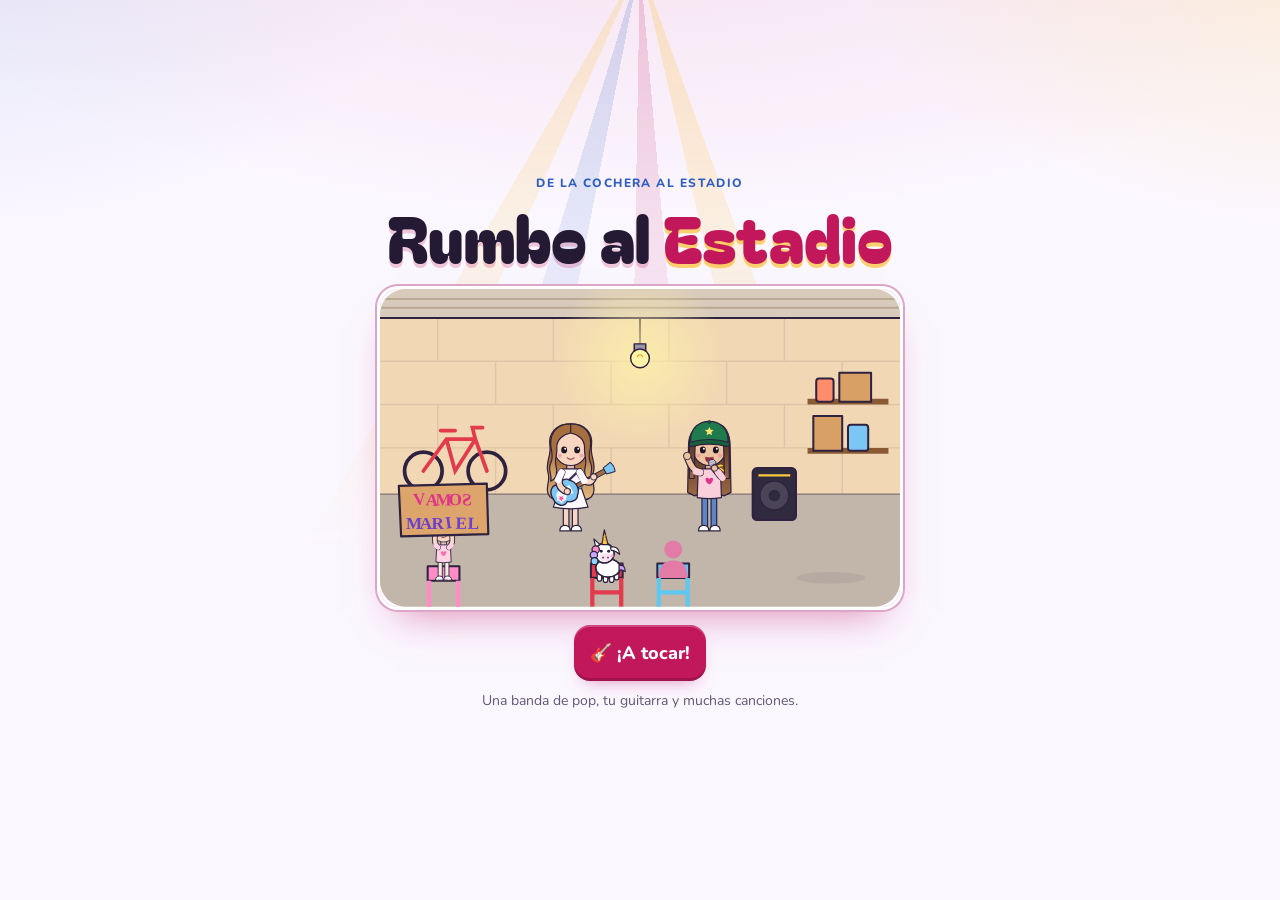
<file: index.html>
<!doctype html>
<html lang="es-MX">
<head>
  <meta charset="utf-8">
  <meta name="viewport" content="width=device-width, initial-scale=1, viewport-fit=cover">
  <meta name="theme-color" content="#fbf7ff" media="(prefers-color-scheme: light)">
  <meta name="theme-color" content="#140f1c" media="(prefers-color-scheme: dark)">
  <meta name="color-scheme" content="light dark">
  <meta name="apple-mobile-web-app-capable" content="yes">
  <meta name="mobile-web-app-capable" content="yes">
  <meta name="apple-mobile-web-app-status-bar-style" content="default">
  <meta name="apple-mobile-web-app-title" content="Rumbo">
  <meta name="format-detection" content="telephone=no">
  <title>Rumbo al Estadio</title>
  <link rel="manifest" href="manifest.json">
  <link rel="apple-touch-icon" href="icons/apple-touch-icon.png">
  <link rel="icon" href="icons/icon.svg" type="image/svg+xml">
  <link rel="preconnect" href="https://fonts.googleapis.com">
  <link rel="preconnect" href="https://fonts.gstatic.com" crossorigin>
  <link rel="stylesheet" href="https://fonts.googleapis.com/css2?family=Bagel+Fat+One&family=Nunito:wght@400;600;700;800&display=swap">
  <link rel="stylesheet" href="css/styles.css">
  <link rel="stylesheet" href="css/music.css">
  <link rel="stylesheet" href="css/art.css">
  <link rel="stylesheet" href="css/screens.css">
  <link rel="stylesheet" href="css/show.css">
  <link rel="stylesheet" href="css/export.css">
  <link rel="stylesheet" href="css/album.css">
  <link rel="stylesheet" href="css/week.css">
</head>
<body>
  <div id="app"></div>
  <div id="overlay"></div>
  <canvas id="confetti" aria-hidden="true"></canvas>
  <noscript>Rumbo al Estadio necesita JavaScript para jugar.</noscript>
  <script type="module" src="js/main.js"></script>
</body>
</html>
</file>
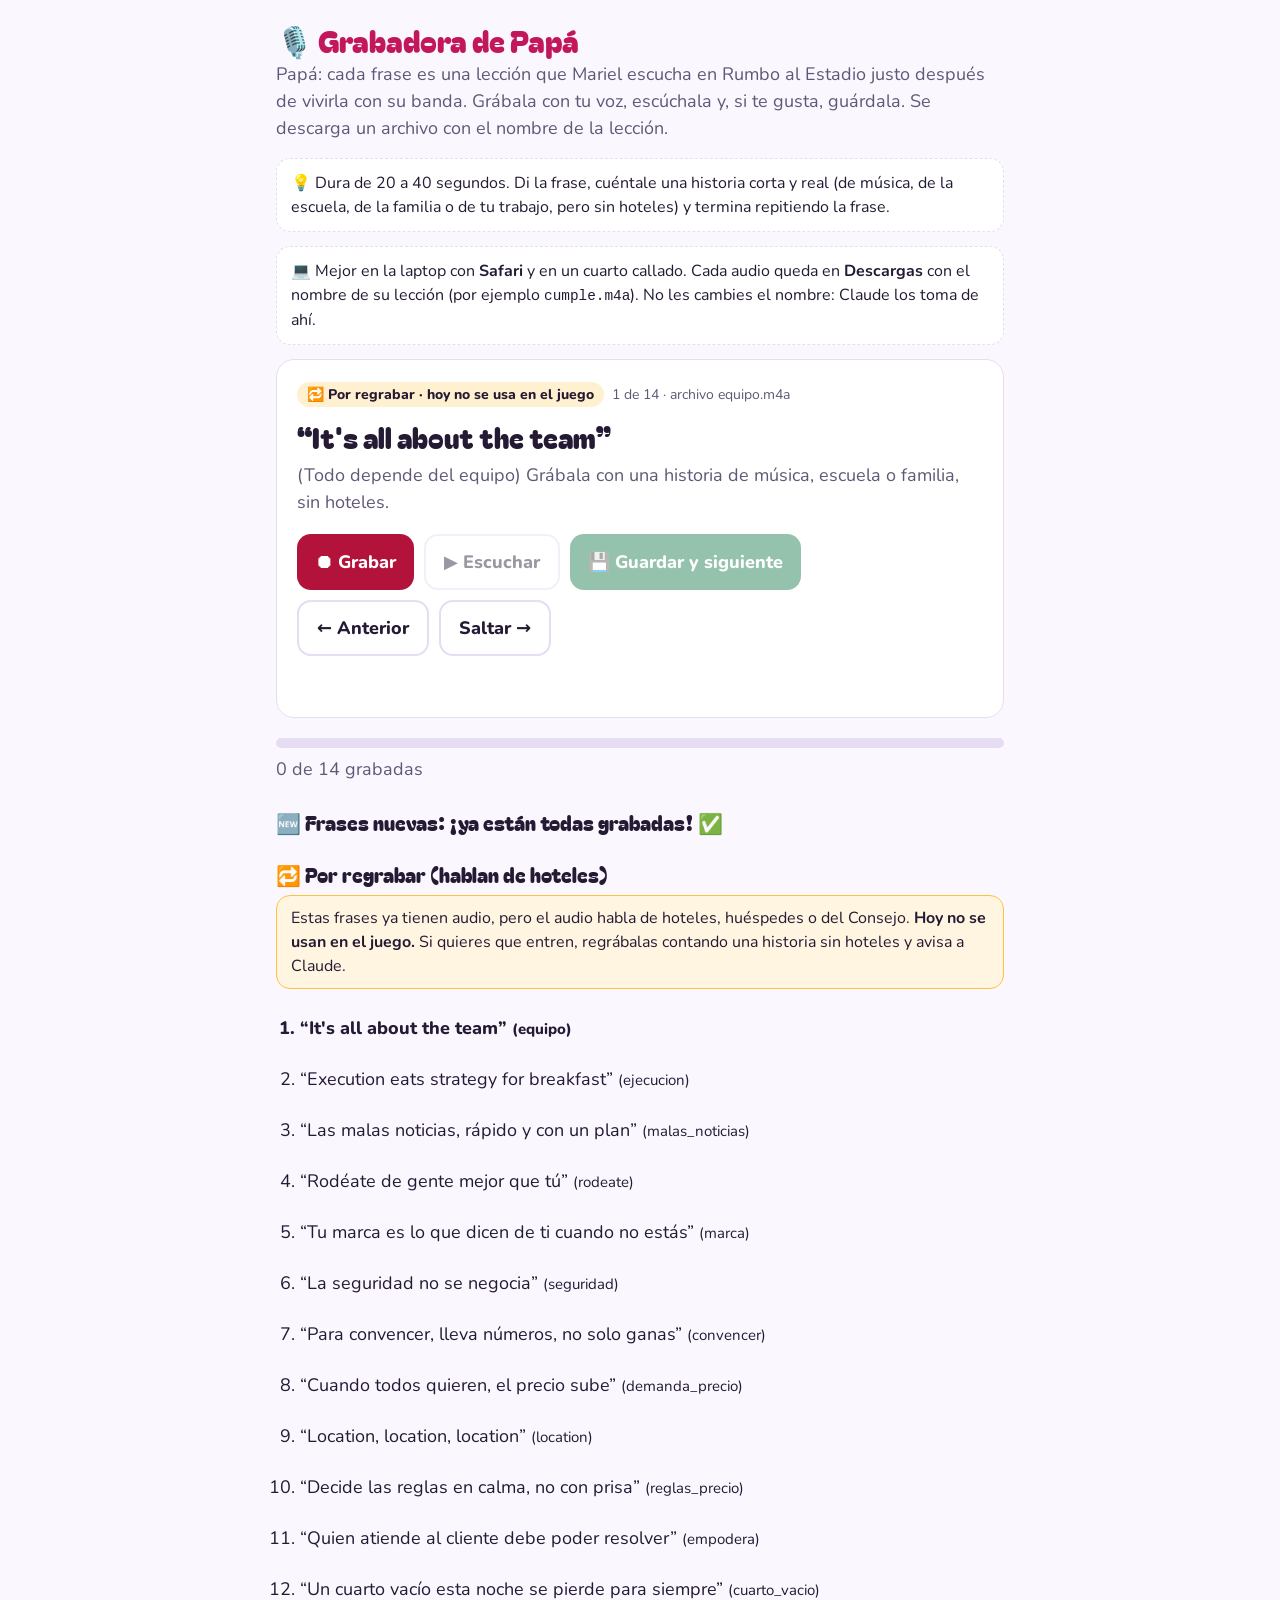
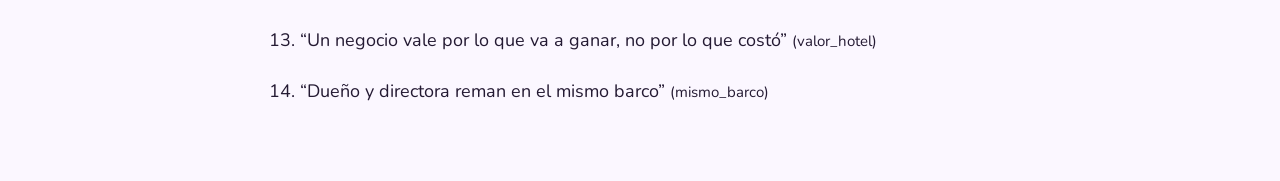
<file: grabar.html>
<!doctype html>
<html lang="es-MX">
<head>
<meta charset="utf-8">
<meta name="viewport" content="width=device-width, initial-scale=1, viewport-fit=cover">
<meta name="color-scheme" content="light dark">
<title>Grabadora de Papá · Rumbo al Estadio</title>
<link rel="icon" href="icons/icon.svg" type="image/svg+xml">
<link rel="stylesheet" href="https://fonts.googleapis.com/css2?family=Bagel+Fat+One&family=Nunito:wght@400;700;800&display=swap">
<style>
  :root { --bg: #fbf7ff; --ink: #241a33; --muted: #615776; --card: #fff; --line: #e6ddf2; --pop: #c2185b; --sky: #2f5fc4;
    --good: #17794a; --rec: #b3123a; --sun: #ffc23d; --on: #fff; --chip: #f3ecfb; color-scheme: light;
    --display: "Bagel Fat One", "Arial Rounded MT Bold", system-ui, sans-serif; --body: "Nunito", -apple-system, system-ui, sans-serif; }
  @media (prefers-color-scheme: dark) { :root:not([data-theme="light"]) { --bg: #140f1c; --ink: #f3eefa; --muted: #b2a8c4; --card: #1f1830; --line: #352b47;
    --pop: #ff5fa8; --sky: #86a9ff; --good: #4fd18f; --rec: #ff7a8a; --on: #140f1c; --chip: #2a2140; color-scheme: dark; } }
  :root[data-theme="dark"] { --bg: #140f1c; --ink: #f3eefa; --muted: #b2a8c4; --card: #1f1830; --line: #352b47;
    --pop: #ff5fa8; --sky: #86a9ff; --good: #4fd18f; --rec: #ff7a8a; --on: #140f1c; --chip: #2a2140; color-scheme: dark; }
  * { box-sizing: border-box; }
  body { margin: 0; background: var(--bg); color: var(--ink); font: 18px/1.5 var(--body); overflow-x: hidden; }
  main { max-width: 760px; margin: 0 auto; padding: 24px max(16px, env(safe-area-inset-right)) 64px max(16px, env(safe-area-inset-left)); }
  h1 { margin: 0 0 4px; font: 400 30px/1.1 var(--display); color: var(--pop); }
  h2 { font: 400 20px/1.2 var(--display); margin: 28px 0 8px; }
  .sub { color: var(--muted); margin: 0 0 16px; }
  .card { background: var(--card); border: 1px solid var(--line); border-radius: 18px; padding: 20px; }
  .who { display: inline-block; font-size: 14px; font-weight: 800; padding: 2px 10px; border-radius: 99px; background: var(--chip); color: var(--ink); }
  .who.re { background: color-mix(in srgb, var(--sun) 25%, var(--card)); }
  .num { color: var(--muted); font-size: 14px; margin-left: 8px; }
  .phrase { font: 400 28px/1.2 var(--display); margin: 14px 0 8px; overflow-wrap: anywhere; }
  .meaning, .when { color: var(--muted); margin: 0 0 8px; }
  .when { font-size: 15px; margin-bottom: 18px; }
  .row { display: flex; flex-wrap: wrap; gap: 10px; }
  button { font: inherit; font-weight: 800; border: 0; border-radius: 14px; padding: 12px 18px; cursor: pointer; color: var(--on); background: var(--pop); min-height: 56px; }
  button.secondary { background: transparent; color: var(--ink); border: 2px solid var(--line); }
  button.rec { background: var(--rec); }
  button.save { background: var(--good); }
  button:disabled { opacity: .45; cursor: default; }
  button:focus-visible { outline: 3px solid var(--sky); outline-offset: 2px; }
  .status { margin-top: 14px; color: var(--muted); min-height: 1.5em; }
  .bar { height: 10px; background: var(--line); border-radius: 99px; overflow: hidden; margin: 20px 0 8px; }
  .bar div { height: 100%; background: var(--good); width: 0; }
  .tip { background: var(--card); border: 1.5px dashed var(--line); border-radius: 14px; padding: 12px 14px; color: var(--ink); font-size: 16px; margin-bottom: 14px; }
  .tip.warn { border-color: var(--rec); }
  .note { background: color-mix(in srgb, var(--sun) 16%, var(--card)); border: 1.5px solid var(--sun); border-radius: 14px; padding: 10px 14px; font-size: 16px; margin: 0 0 14px; }
  ol { padding-left: 24px; margin: 0; }
  li { padding: 12px 0; min-height: 48px; cursor: pointer; }
  li.done { color: var(--muted); text-decoration: line-through; }
  li.cur { font-weight: 800; }
  code { font-size: .9em; }
</style>
</head>
<body>
<main>
  <h1>🎙️ Grabadora de Papá</h1>
  <p class="sub">Papá: cada frase es una lección que Mariel escucha en Rumbo al Estadio justo después de vivirla con su banda. Grábala con tu voz, escúchala y, si te gusta, guárdala. Se descarga un archivo con el nombre de la lección.</p>
  <div class="tip">💡 Dura de 20 a 40 segundos. Di la frase, cuéntale una historia corta y real (de música, de la escuela, de la familia o de tu trabajo, pero sin hoteles) y termina repitiendo la frase.</div>
  <div class="tip">💻 Mejor en la laptop con <b>Safari</b> y en un cuarto callado. Cada audio queda en <b>Descargas</b> con el nombre de su lección (por ejemplo <code>cumple.m4a</code>). No les cambies el nombre: Claude los toma de ahí.</div>
  <div id="wrong" class="tip warn" hidden>⚠️ Este navegador graba en un formato que el iPhone no reproduce. Abre esta página en <b>Safari</b>.</div>

  <div class="card" aria-live="polite">
    <span id="who" class="who"></span><span id="num" class="num"></span>
    <div id="phrase" class="phrase"></div>
    <p id="meaning" class="meaning"></p>
    <p id="when" class="when"></p>
    <div class="row">
      <button id="rec" class="rec" type="button">⏺ Grabar</button>
      <button id="play" class="secondary" type="button" disabled>▶ Escuchar</button>
      <button id="save" class="save" type="button" disabled>💾 Guardar y siguiente</button>
    </div>
    <div class="row" style="margin-top:10px">
      <button id="prev" class="secondary" type="button">← Anterior</button>
      <button id="skip" class="secondary" type="button">Saltar →</button>
    </div>
    <div id="status" class="status"></div>
  </div>

  <div class="bar"><div id="bar"></div></div>
  <div id="count" class="sub"></div>

  <h2>🆕 Frases nuevas (todavía sin audio)</h2>
  <ol id="listNew"></ol>

  <h2>🔁 Por regrabar (hablan de hoteles)</h2>
  <p class="note">Estas frases ya tienen audio, pero el audio habla de hoteles, huéspedes o del Consejo. <b>Hoy no se usan en el juego.</b> Si quieres que entren, regrábalas contando una historia sin hoteles y avisa a Claude.</p>
  <ol id="listRe"></ol>
</main>

<script type="module">
// Las frases nuevas de Papá vienen de js/data/lessons.js (by === 'papa' y audio === false).
// Si el catálogo todavía no existe, se usan las 3 aprobadas (REQUISITOS_SERGIO.md, punto 15).
const NEW_FALLBACK = [
  { id: 'un_no', by: 'papa', phrase: 'Un no hoy no es un no para siempre', meaning: 'Un rechazo es parte del camino: se intenta otra vez, mejor preparada.' },
  { id: 'cumple', by: 'papa', phrase: 'Cumple lo que prometes', meaning: 'Si cumples, la gente vuelve a confiar en ti y quiere trabajar contigo otra vez.' },
  { id: 'cuida_fans', by: 'papa', phrase: 'Cuida a tus fans y ellos te cuidarán', meaning: 'Los fans que se sienten queridos regresan y traen a sus amigos.' },
];
// Aprobadas, pero su audio actual habla de hoteles (REQUISITOS_SERGIO.md, punto 15). Hoy no se usan.
const REDO = [
  { id: 'equipo', phrase: "It's all about the team", es: 'Todo depende del equipo' },
  { id: 'ejecucion', phrase: 'Execution eats strategy for breakfast', es: 'Hacer bien las cosas le gana a tener un buen plan' },
  { id: 'malas_noticias', phrase: 'Las malas noticias, rápido y con un plan' },
  { id: 'rodeate', phrase: 'Rodéate de gente mejor que tú' },
  { id: 'marca', phrase: 'Tu marca es lo que dicen de ti cuando no estás' },
  { id: 'seguridad', phrase: 'La seguridad no se negocia' },
  { id: 'convencer', phrase: 'Para convencer, lleva números, no solo ganas' },
  { id: 'demanda_precio', phrase: 'Cuando todos quieren, el precio sube' },
  { id: 'location', phrase: 'Location, location, location', es: 'Ubicación, ubicación, ubicación' },
  { id: 'reglas_precio', phrase: 'Decide las reglas en calma, no con prisa' },
  { id: 'empodera', phrase: 'Quien atiende al cliente debe poder resolver' },
  { id: 'cuarto_vacio', phrase: 'Un cuarto vacío esta noche se pierde para siempre' },
  { id: 'valor_hotel', phrase: 'Un negocio vale por lo que va a ganar, no por lo que costó' },
  { id: 'mismo_barco', phrase: 'Dueño y directora reman en el mismo barco' },
].map((x) => ({ ...x, by: 'papa', redo: true, meaning: `${x.es ? `(${x.es}) ` : ''}Grábala con una historia de música, escuela o familia, sin hoteles.` }));

let fresh = NEW_FALLBACK;
try {
  const m = await import('./js/data/lessons.js');
  const list = (m.LESSONS || m.default || []).filter((l) => l.by === 'papa' && l.audio === false);
  fresh = list;
} catch { /* catálogo todavía no escrito */ }
if (!fresh.length) document.querySelector('#listNew').previousElementSibling.textContent = '🆕 Frases nuevas: ¡ya están todas grabadas! ✅';

const F = [...fresh.map((x) => ({ ...x, redo: false })), ...REDO];
const KEY = 'grabadora.rumbo.hechas';
let done = {};
try { done = JSON.parse(localStorage.getItem(KEY)) || {}; } catch {}
const saveDone = () => { try { localStorage.setItem(KEY, JSON.stringify(done)); } catch {} };

let i = Math.max(0, F.findIndex((f) => !done[f.id]));
let recorder = null, chunks = [], blob = null, stream = null, url = null;
const $ = (id) => document.getElementById(id);
// Safari graba en .m4a (se oye en todos lados); Chrome en .webm.
const MIME = ['audio/mp4', 'audio/webm;codecs=opus', 'audio/webm'].find((m) => window.MediaRecorder && MediaRecorder.isTypeSupported(m)) || '';
const EXT = MIME.includes('mp4') ? 'm4a' : 'webm';
if (EXT === 'webm') $('wrong').hidden = false;

const esc = (t) => String(t).replace(/[&<>"]/g, (c) => ({ '&': '&amp;', '<': '&lt;', '>': '&gt;', '"': '&quot;' }[c]));
const item = (x) => `<li data-k="${F.indexOf(x)}" class="${done[x.id] ? 'done' : ''} ${F[i] === x ? 'cur' : ''}">“${esc(x.phrase)}” <small>(${esc(x.id)})</small></li>`;

function show() {
  const f = F[i];
  const n = F.filter((x) => done[x.id]).length;
  $('bar').style.width = (100 * n) / F.length + '%';
  $('count').textContent = `${n} de ${F.length} grabadas`;
  $('listNew').innerHTML = F.filter((x) => !x.redo).map(item).join('');
  $('listRe').innerHTML = F.filter((x) => x.redo).map(item).join('');
  blob = null;
  $('play').disabled = $('save').disabled = true;
  $('rec').textContent = '⏺ Grabar';
  if (!f) {
    $('who').textContent = '¡Listo!'; $('who').className = 'who'; $('num').textContent = '';
    $('phrase').textContent = '¡Terminaste todas! Gracias. Avísale a Claude: los audios están en tu carpeta Descargas. 💛';
    $('meaning').textContent = ''; $('when').textContent = ''; $('rec').disabled = true;
    return;
  }
  $('who').textContent = f.redo ? '🔁 Por regrabar · hoy no se usa en el juego' : '🆕 Frase nueva de Papá';
  $('who').className = f.redo ? 'who re' : 'who';
  $('num').textContent = `${i + 1} de ${F.length} · archivo ${f.id}.${EXT}`;
  $('phrase').textContent = `“${f.phrase}”`;
  $('meaning').textContent = f.meaning || '';
  $('when').textContent = f.when ? `Suena en el juego: ${f.when}` : '';
  $('status').textContent = '';
  $('rec').disabled = false;
}

$('rec').onclick = async () => {
  if (recorder && recorder.state === 'recording') { recorder.stop(); return; }
  if (!navigator.mediaDevices || !window.MediaRecorder) {
    $('status').textContent = 'Esta página no puede usar el micrófono aquí. Ábrela desde la dirección https del juego (GitHub).';
    return;
  }
  try {
    stream = await navigator.mediaDevices.getUserMedia({ audio: { echoCancellation: true, noiseSuppression: true } });
    chunks = [];
    recorder = new MediaRecorder(stream, MIME ? { mimeType: MIME } : undefined);
  } catch { $('status').textContent = 'No se pudo usar el micrófono. Revisa el permiso del navegador.'; return; }
  recorder.ondataavailable = (e) => chunks.push(e.data);
  recorder.onstop = () => {
    stream.getTracks().forEach((t) => t.stop());
    blob = new Blob(chunks, { type: recorder.mimeType });
    if (url) URL.revokeObjectURL(url);
    url = URL.createObjectURL(blob);
    $('rec').textContent = '⏺ Grabar otra vez';
    $('play').disabled = $('save').disabled = false;
    $('status').textContent = 'Escúchala. Si te gusta, guárdala.';
  };
  recorder.start();
  $('rec').textContent = '⏹ Parar';
  $('status').textContent = 'Grabando… di la frase y tu historia, luego toca Parar.';
};
$('play').onclick = () => { if (url) new Audio(url).play(); };
$('save').onclick = () => {
  const f = F[i];
  if (!blob || !f) return;
  const a = document.createElement('a');
  a.href = url;
  a.download = `${f.id}.${EXT}`;
  a.click();
  done[f.id] = true; saveDone();
  i++;
  show();
};
$('skip').onclick = () => { i = Math.min(F.length, i + 1); show(); };
$('prev').onclick = () => { i = Math.max(0, i - 1); show(); };
const pick = (e) => { const li = e.target.closest('li'); if (li) { i = +li.dataset.k; show(); scrollTo(0, 0); } };
$('listNew').onclick = pick;
$('listRe').onclick = pick;
show();
</script>
</body>
</html>
</file>
<file: css/styles.css>
/* Rumbo al Estadio: tokens and shared components (look & feel of wireframes.html).
   music.css (.cmp-, .rg-) and art.css use these tokens and define none of their own.
   Contrast: every text/background pair is 4.5:1 or more in light and dark. */

/* ---------- Tokens ---------- */
:root, [data-theme="light"] {
  --bg: #fbf7ff; --paper: #ffffff; --ink: #241a33; --muted: #615776; --line: #e6ddf2;
  --pop: #c2185b;      /* rosa pop: acento principal (5.8:1 con blanco) */
  --sky: #2f5fc4;      /* azul: segundo acento */
  --sun: #ffc23d;      /* amarillo de luces de escenario (solo fondos y bordes, nunca texto) */
  --good: #17794a; --warn: #a3530f; --calm: #2d6a8e;
  --on-accent: #ffffff; /* texto sobre --pop, --sky, --good y --warn */
  --chip: #f3ecfb; --phone: #16121e;
  --shadow: 0 6px 24px rgba(36, 26, 51, .12);
  --display: "Bagel Fat One", "Arial Rounded MT Bold", "Trebuchet MS", system-ui, sans-serif;
  --body: "Nunito", system-ui, -apple-system, "Segoe UI", sans-serif;
  --radius: 16px;
  --gutter: max(16px, env(safe-area-inset-left, 0px));
  color-scheme: light;
}
@media (prefers-color-scheme: dark) {
  :root:not([data-theme="light"]) {
    --bg: #140f1c; --paper: #1f1830; --ink: #f3eefa; --muted: #b2a8c4; --line: #352b47;
    --pop: #ff5fa8; --sky: #86a9ff; --sun: #ffcf5c; --good: #4fd18f; --warn: #f0a35a; --calm: #7fbde0;
    --on-accent: #140f1c; --chip: #2a2140; --phone: #000;
    --shadow: 0 6px 24px rgba(0, 0, 0, .45);
    color-scheme: dark;
  }
}
[data-theme="dark"] {
  --bg: #140f1c; --paper: #1f1830; --ink: #f3eefa; --muted: #b2a8c4; --line: #352b47;
  --pop: #ff5fa8; --sky: #86a9ff; --sun: #ffcf5c; --good: #4fd18f; --warn: #f0a35a; --calm: #7fbde0;
  --on-accent: #140f1c; --chip: #2a2140; --phone: #000;
  --shadow: 0 6px 24px rgba(0, 0, 0, .45);
  color-scheme: dark;
}
[data-theme] { color: var(--ink); }

/* ---------- Base ---------- */
*, *::before, *::after { box-sizing: border-box; }
html { -webkit-text-size-adjust: 100%; text-size-adjust: 100%; background: var(--bg); }
body {
  margin: 0; min-height: 100dvh; overflow-x: hidden;
  background: var(--bg); color: var(--ink);
  font-family: var(--body); font-size: 16px; line-height: 1.45;
  -webkit-tap-highlight-color: transparent;
}
h1, h2, h3 { font-family: var(--display); font-weight: 400; letter-spacing: .3px; margin: 0; line-height: 1.08; text-wrap: balance; }
h1 { font-size: clamp(30px, 8vw, 48px); }
h2 { font-size: 26px; color: var(--pop); }
h3 { font-size: 19px; }
p { margin: 0; }
a { color: var(--sky); }
img, svg { max-width: 100%; }
button { font: inherit; color: inherit; }
:focus-visible { outline: 3px solid var(--sky); outline-offset: 2px; }
[hidden] { display: none !important; }
.sr-only { position: absolute; width: 1px; height: 1px; overflow: hidden; clip: rect(0 0 0 0); white-space: nowrap; }

#app { min-height: 100dvh; }
.page {
  width: 100%; max-width: 1100px; margin: 0 auto; display: grid; gap: 14px; align-content: start; min-width: 0;
  padding: max(14px, env(safe-area-inset-top, 0px)) max(16px, env(safe-area-inset-right, 0px))
           max(28px, env(safe-area-inset-bottom, 0px)) max(16px, env(safe-area-inset-left, 0px));
}
.page-head { display: flex; align-items: center; gap: 10px; min-width: 0; }
.page-head h2 { flex: 1; min-width: 0; }
.stack { display: grid; gap: 10px; align-content: start; min-width: 0; }
.row { display: flex; gap: 8px; align-items: center; flex-wrap: wrap; min-width: 0; }
.between { justify-content: space-between; }
.center { text-align: center; justify-items: center; }
.muted { color: var(--muted); }
.small { font-size: 14px; }
.num { font-variant-numeric: tabular-nums; }
.eyebrow { font-weight: 800; text-transform: uppercase; letter-spacing: .12em; font-size: 12px; color: var(--sky); }
.display { font-family: var(--display); font-weight: 400; }

/* Two columns from 900 px (Mac); one column on the phone */
.cols { display: grid; gap: 14px; min-width: 0; }
.cols > * { min-width: 0; }
@media (min-width: 900px) {
  .cols { grid-template-columns: minmax(0, 3fr) minmax(0, 2fr); align-items: start; }
  .cols.even { grid-template-columns: minmax(0, 1fr) minmax(0, 1fr); }
}

.card, .box {
  background: var(--paper); border: 1px solid var(--line); border-radius: var(--radius);
  padding: 14px; display: grid; gap: 8px; align-content: start; min-width: 0;
}
.box { border-radius: 12px; padding: 10px; gap: 6px; }

/* ---------- Buttons (48 px or more) ---------- */
.btn {
  display: inline-flex; align-items: center; justify-content: center; gap: 6px;
  min-height: 48px; padding: 10px 16px; border: 0; border-radius: 14px; cursor: pointer;
  background: var(--pop); color: var(--on-accent); font-weight: 800; font-size: 16px; text-align: center;
  text-decoration: none; touch-action: manipulation; user-select: none; -webkit-user-select: none;
}
.btn.alt { background: var(--chip); color: var(--ink); }
.btn.ghost { background: transparent; color: var(--ink); border: 2px solid var(--line); }
.btn.sky { background: var(--sky); color: var(--on-accent); }
.btn.good { background: var(--good); color: var(--on-accent); }
.btn.block { display: flex; width: 100%; }
.btn.big { min-height: 56px; font-size: 18px; border-radius: 16px; }
.btn:disabled, .btn[aria-disabled="true"] { opacity: .45; cursor: default; }
.icon-btn {
  display: inline-grid; place-items: center; min-width: 48px; min-height: 48px; border-radius: 14px;
  border: 0; background: var(--chip); color: var(--ink); font-size: 20px; cursor: pointer; flex: none;
}

/* Chips (opciones cortas, imanes de palabras) */
.chips { display: flex; gap: 6px; flex-wrap: wrap; }
.chip {
  display: inline-flex; align-items: center; justify-content: center; gap: 4px; min-height: 48px; padding: 4px 14px;
  border-radius: 999px; border: 2px solid transparent; background: var(--chip); color: var(--ink);
  font-weight: 700; font-size: 15px; cursor: pointer;
}
.chip.on, .chip[aria-pressed="true"] { background: var(--pop); color: var(--on-accent); }
.chip.ok { border-color: var(--good); }
.chip.no { border-style: dashed; border-color: var(--muted); color: var(--muted); }

.tag { display: inline-block; font-size: 12px; font-weight: 800; padding: 2px 8px; border-radius: 999px; background: var(--chip); color: var(--ink); }
.tag.new { background: color-mix(in srgb, var(--pop) 12%, var(--paper)); color: var(--pop); }
.tag.ok { background: color-mix(in srgb, var(--good) 12%, var(--paper)); color: var(--good); }
.tag.re { background: color-mix(in srgb, var(--warn) 12%, var(--paper)); color: var(--warn); }

/* Decision buttons: 48 px or taller, 2 per row at most */
.choices { display: grid; grid-template-columns: repeat(2, minmax(0, 1fr)); gap: 8px; }
.choices > .wide { grid-column: 1 / -1; }
.ch {
  min-height: 56px; display: flex; flex-direction: column; align-items: center; justify-content: center; gap: 2px;
  border-radius: 14px; border: 1.5px solid var(--line); background: var(--paper); color: var(--ink);
  font-weight: 800; font-size: 15px; text-align: center; padding: 6px 8px; cursor: pointer; min-width: 0;
}
.ch .ic { font-size: 22px; line-height: 1; }
.ch small { font-weight: 600; color: var(--muted); font-size: 12.5px; }
.ch.sel { border: 2px solid var(--pop); background: color-mix(in srgb, var(--pop) 8%, var(--paper)); }
.ch.off, .ch:disabled { border-style: dashed; color: var(--muted); cursor: default; }

.opts { display: grid; gap: 8px; }
.opt {
  min-height: 52px; display: flex; align-items: center; gap: 8px; width: 100%; text-align: left;
  border: 1.5px solid var(--line); border-radius: 14px; padding: 8px 12px; background: var(--paper); color: var(--ink);
  font-weight: 700; font-size: 16px; cursor: pointer;
}
.opt .ic { font-size: 22px; flex: none; }
.opt.sel { border: 2px solid var(--pop); background: color-mix(in srgb, var(--pop) 8%, var(--paper)); }
.opt.off, .opt:disabled { border-style: dashed; color: var(--muted); font-weight: 600; cursor: default; }
/* The chosen option stays bright after deciding (the others fade). */
.opt.sel:disabled, .cand.sel:disabled { border-style: solid; color: var(--ink); font-weight: 800; opacity: 1; }
/* An option that costs money the band doesn't have yet: visible, greyed out, with its kind reason. */
.opt-txt { display: grid; gap: 2px; }
.opt.locked, .cand.locked { background: var(--bg); cursor: not-allowed; }
.opt-why { color: var(--ink); font-weight: 600; opacity: .8; }

/* Guided numbered steps (💡 Pista se retira poco a poco) */
.steps { display: grid; gap: 6px; }
.step {
  display: flex; gap: 10px; align-items: center; border-radius: 12px; padding: 8px 10px;
  background: var(--paper); border: 1px solid var(--line); min-height: 44px; min-width: 0;
}
.step .n {
  width: 26px; height: 26px; border-radius: 50%; display: grid; place-items: center; flex: none;
  font-weight: 800; font-size: 13px; background: var(--chip); color: var(--ink);
}
.step.done { border-color: var(--good); }
.step.done .n { background: var(--good); color: var(--on-accent); }
.step.now { border: 2px solid var(--pop); }
.step.now .n { background: var(--pop); color: var(--on-accent); }

/* Plan as a calendar: 3 tardes + sábado */
.days { display: grid; grid-template-columns: repeat(4, minmax(0, 1fr)); gap: 6px; }
.day {
  border: 1.5px solid var(--line); border-radius: 12px; padding: 6px 2px; background: var(--paper);
  display: grid; justify-items: center; gap: 2px; font-size: 13px; font-weight: 700; min-width: 0;
}
.day .n { width: 24px; height: 24px; border-radius: 50%; display: grid; place-items: center; font-size: 12px; font-weight: 800; background: var(--chip); }
.day.done { border-color: var(--good); }
.day.done .n { background: var(--good); color: var(--on-accent); }
.day.now { border: 2px solid var(--pop); }
.day.now .n { background: var(--pop); color: var(--on-accent); }

/* 💡 Tip before deciding · ✅ / 💡 after */
.tip {
  background: color-mix(in srgb, var(--sun) 16%, var(--paper)); border: 1.5px solid var(--sun);
  border-radius: 12px; padding: 9px 12px; color: var(--ink);
}
.hint-btn { justify-self: start; }
.verdict { border-radius: 12px; padding: 9px 12px; display: grid; gap: 4px; color: var(--ink); border: 1.5px solid; }
.verdict.good { background: color-mix(in srgb, var(--good) 11%, var(--paper)); border-color: var(--good); }
.verdict.ok { background: color-mix(in srgb, var(--calm) 11%, var(--paper)); border-color: var(--calm); }
.verdict.bad { background: color-mix(in srgb, var(--sun) 14%, var(--paper)); border-color: var(--warn); }
.verdict .next { padding-top: 4px; border-top: 1px dashed color-mix(in srgb, var(--ink) 25%, transparent); }
.remind { background: color-mix(in srgb, var(--sky) 10%, var(--paper)); border: 1.5px solid color-mix(in srgb, var(--sky) 45%, transparent); border-radius: 12px; padding: 9px 12px; }

/* ✅ ⚠️ 🌤️ at the close of the week */
.close3 { display: grid; gap: 6px; }
.close3 > div { border-radius: 12px; padding: 8px 10px; color: var(--ink); }
.close3 .g { background: color-mix(in srgb, var(--good) 13%, var(--paper)); }
.close3 .w { background: color-mix(in srgb, var(--warn) 14%, var(--paper)); }
.close3 .s { background: color-mix(in srgb, var(--calm) 14%, var(--paper)); }

/* ---------- Metric bar: 4 meters (icon + face, meter, small number) and the 📒 libreta ---------- */
.mbar {
  display: grid; grid-template-columns: repeat(4, minmax(0, 1fr)) auto; gap: 6px; align-items: center;
  padding: 10px 10px 8px; background: var(--paper); border: 1px solid var(--line); border-radius: 14px; min-width: 0;
}
.mbar.sticky { position: sticky; top: 0; z-index: 5; border-radius: 0 0 14px 14px; border-top: 0; }
.metric { display: grid; justify-items: center; gap: 3px; position: relative; min-width: 0; font-variant-numeric: tabular-nums; }
.metric .mi { font-size: 16px; white-space: nowrap; line-height: 1.1; }
.metric .meter { width: 100%; height: 6px; border-radius: 4px; background: var(--line); overflow: hidden; }
.metric .meter > span { display: block; height: 100%; border-radius: 4px; background: var(--pop); transition: width .5s ease-out; }
.metric[data-k="caja"] .meter > span { background: var(--good); }
.metric[data-k="talent"] .meter > span { background: var(--sky); }
.metric[data-k="mood"] .meter > span { background: var(--sun); }
.metric .val { font-size: 12.5px; font-weight: 800; color: var(--muted); white-space: nowrap; overflow: hidden; text-overflow: ellipsis; max-width: 100%; }
.metric .delta {
  position: absolute; top: -8px; right: -2px; font-size: 11px; font-weight: 800; line-height: 1;
  padding: 3px 5px; border-radius: 999px; background: var(--good); color: var(--on-accent); white-space: nowrap;
}
.metric .delta.dn { background: var(--warn); }
.mbar .lib { min-width: 48px; min-height: 48px; border-radius: 12px; border: 0; background: var(--chip); font-size: 19px; cursor: pointer; display: grid; place-items: center; }

/* Goal of the chapter */
.goal { display: grid; grid-template-columns: auto minmax(0, 1fr) auto; gap: 8px; align-items: center; font-weight: 800; font-variant-numeric: tabular-nums; }
.goal .meter { height: 10px; border-radius: 6px; background: var(--line); overflow: hidden; }
.goal .meter > span { display: block; height: 100%; background: var(--pop); border-radius: 6px; }
.goal.done .meter > span { background: var(--good); }
.goal-label { font-size: 14px; color: var(--muted); font-weight: 700; grid-column: 1 / -1; margin-bottom: -4px; }

/* ---------- Story bubbles (one color per character) ---------- */
.say { display: grid; grid-template-columns: 52px minmax(0, 1fr); gap: 8px; align-items: end; min-width: 0; --who: var(--sky); }
.say.right { grid-template-columns: minmax(0, 1fr) 52px; }
.say.right .say-face { order: 2; }
.say-face {
  width: 52px; height: 52px; border-radius: 50%; overflow: hidden; display: grid; place-items: center;
  background: color-mix(in srgb, var(--who) 22%, var(--paper)); border: 2px solid var(--who); flex: none;
}
.say-face svg { width: 100%; height: 100%; display: block; }
.say-face .ini { font-family: var(--display); font-size: 22px; color: var(--ink); line-height: 1; }
.say-box {
  background: var(--paper); border: 1.5px solid color-mix(in srgb, var(--who) 55%, var(--line));
  border-radius: 16px 16px 16px 4px; padding: 8px 12px; min-width: 0; display: grid; gap: 2px;
}
.say.right .say-box { border-radius: 16px 16px 4px 16px; }
.say-who { font-size: 13px; font-weight: 800; color: var(--muted); }
.say-text { font-weight: 700; overflow-wrap: anywhere; }

/* Papá's voice (one shared audio element) */
.voice { display: flex; gap: 10px; align-items: center; min-width: 0; }
.play {
  width: 48px; height: 48px; border-radius: 50%; border: 0; background: var(--sky); color: var(--on-accent);
  display: grid; place-items: center; flex: none; font-size: 16px; cursor: pointer;
}
.voice .track { flex: 1; height: 6px; border-radius: 4px; background: var(--line); overflow: hidden; min-width: 40px; }
.voice .track > i { display: block; height: 100%; width: 0; background: var(--sky); }
.papa {
  display: flex; gap: 10px; align-items: center; min-width: 0;
  background: color-mix(in srgb, var(--sky) 12%, var(--paper)); border: 1px solid color-mix(in srgb, var(--sky) 40%, transparent);
  border-radius: 12px; padding: 8px 10px;
}
.papa .who { font-weight: 800; }
.papa .voice { flex: none; }
.papa .voice .track { display: none; }

/* ---------- Modal, toast, confetti ---------- */
#overlay:empty { display: none; }
#overlay {
  position: fixed; inset: 0; z-index: 50; display: grid; overflow-y: auto; overscroll-behavior: contain;
  padding: max(16px, env(safe-area-inset-top, 0px)) max(16px, env(safe-area-inset-right, 0px))
           max(16px, env(safe-area-inset-bottom, 0px)) max(16px, env(safe-area-inset-left, 0px));
  background: color-mix(in srgb, #140f1c 55%, transparent);
}
.modal {
  width: 100%; max-width: 440px; margin: auto; background: var(--paper); color: var(--ink); border: 2px solid var(--pop);
  border-radius: 20px; padding: 18px; box-shadow: var(--shadow); display: grid; gap: 12px; min-width: 0;
}
.modal.wide { max-width: 720px; }
.msg { display: grid; gap: 10px; text-align: center; justify-items: stretch; min-width: 0; }
.msg > * { min-width: 0; }
.msg .from { font-size: 13px; font-weight: 800; text-transform: uppercase; letter-spacing: .1em; color: var(--sky); }
.msg .quote { font-family: var(--display); font-size: 24px; line-height: 1.15; color: var(--ink); }
.msg .meaning { color: var(--ink); }
.msg .why { text-align: left; background: var(--chip); border-radius: 12px; padding: 8px 12px; }
.msg .why.good { background: color-mix(in srgb, var(--good) 12%, var(--paper)); }
.msg .tip, .msg .say, .msg .voice, .msg .verdict { text-align: left; }
.msg .big-ic { font-size: 46px; line-height: 1; }
.msg h3 { font-size: 24px; }
.reward-list { display: grid; gap: 8px; text-align: left; }
.reward { display: flex; gap: 10px; align-items: center; padding: 8px 10px; border-radius: 12px; background: var(--chip); }
.reward .ric { font-size: 28px; flex: none; }
.reward small { display: block; color: var(--muted); }

.toast {
  position: fixed; left: 50%; bottom: max(20px, env(safe-area-inset-bottom, 0px)); transform: translateX(-50%); z-index: 70;
  width: max-content; max-width: calc(100vw - 32px); background: var(--ink); color: var(--bg);
  padding: 10px 16px; border-radius: 14px; font-weight: 700; box-shadow: var(--shadow); text-align: center;
}
#confetti { position: fixed; inset: 0; width: 100%; height: 100%; pointer-events: none; z-index: 60; }

/* ---------- Lesson book: collectible cards with 3 stars ---------- */
.book-ch { display: grid; gap: 8px; }
.book-ch h3 { font-size: 18px; }
.book-grid { display: grid; grid-template-columns: repeat(auto-fill, minmax(min(100%, 150px), 1fr)); gap: 8px; }
.lcard {
  border-radius: 14px; padding: 10px; border: 1.5px solid var(--line); background: var(--paper); color: var(--ink);
  display: grid; gap: 4px; align-content: start; text-align: left; cursor: pointer; min-height: 112px; min-width: 0;
}
.lcard .ic { font-size: 22px; line-height: 1; }
.lcard b { font-size: 15px; line-height: 1.25; overflow-wrap: anywhere; }
.lcard .who { font-size: 13px; font-weight: 800; color: var(--muted); }
.lcard.l3 { border: 2px solid var(--sun); background: color-mix(in srgb, var(--sun) 12%, var(--paper)); }
.lcard.lock { border: 1.5px dashed var(--muted); place-items: center; text-align: center; cursor: default; font-size: 22px; font-weight: 800; color: var(--muted); }
.lcard.lock small { font-size: 12.5px; font-weight: 700; }
.lcard .tag { justify-self: start; }
.stars { letter-spacing: 1px; font-size: 15px; white-space: nowrap; }
.stars .on { color: var(--warn); }
.stars .off { color: var(--muted); }

/* Karaoke "Completa la frase" */
.karaoke { display: grid; gap: 10px; min-width: 0; }
.karaoke .line { font-family: var(--display); font-size: 22px; text-align: center; line-height: 1.2; }
.karaoke .blank { display: inline-block; min-width: 3.5em; border-bottom: 3px solid var(--pop); color: var(--pop); }
.karaoke .chips { justify-content: center; }

/* ---------- Map of the road to fame ---------- */
.map { display: grid; gap: 6px; }
.map .pt {
  display: flex; gap: 10px; align-items: center; padding: 8px 12px; border-radius: 12px; min-height: 48px;
  background: var(--paper); border: 1px solid var(--line); font-weight: 700;
}
.map .pt.done { border-color: var(--good); }
.map .pt.cur { border: 2px solid var(--pop); display: grid; gap: 6px; }
.map .pt.q { border: 1.5px dashed var(--muted); }
.qs { display: flex; gap: 8px; justify-content: center; flex-wrap: wrap; }
.qs i {
  font-style: normal; width: 40px; height: 40px; border-radius: 50%; border: 1.5px dashed var(--muted);
  display: grid; place-items: center; font-weight: 800; color: var(--ink);
}

/* ---------- 3 alcancías: Caja, Ahorro para la meta, Pagar a Papá ---------- */
.pigs { display: grid; grid-template-columns: repeat(3, minmax(0, 1fr)); gap: 8px; text-align: center; }
.pig {
  border: 1.5px solid var(--line); border-radius: 14px; padding: 8px 4px; background: var(--paper);
  display: grid; gap: 3px; justify-items: center; font-variant-numeric: tabular-nums; min-width: 0;
}
.pig.sel { border: 2px solid var(--pop); }
.pig .ic { font-size: 24px; line-height: 1; }
.pig b { font-size: 16px; }
.pig small { color: var(--muted); font-size: 12.5px; line-height: 1.25; }
.pig .pm { display: flex; gap: 4px; }
.pig .pm button { min-width: 48px; min-height: 48px; border-radius: 12px; border: 0; background: var(--chip); color: var(--ink); font-weight: 800; font-size: 20px; cursor: pointer; }
.jar { width: 34px; height: 40px; border: 2px solid var(--muted); border-top-width: 5px; border-radius: 6px 6px 10px 10px; position: relative; overflow: hidden; }
.jar > span { position: absolute; inset: auto 0 0 0; background: var(--sun); transition: height .4s; }

/* ---------- 📒 La libreta de Papá ---------- */
.notebook { display: grid; gap: 4px; font-variant-numeric: tabular-nums; }
.notebook .ln { display: flex; justify-content: space-between; gap: 10px; padding: 4px 0; border-bottom: 1px dashed var(--line); }
.notebook .ln:last-child { border-bottom: 0; }
.nb-table { border-collapse: collapse; width: 100%; font-size: 14px; }
.nb-table th, .nb-table td { padding: 5px 4px; text-align: center; border-bottom: 1px solid var(--line); }
.nb-table th:first-child, .nb-table td:first-child { text-align: left; }
.nb-table td { font-weight: 800; }
.nb-table tr.unk td { color: var(--muted); }

/* ---------- Players: "¿Quién juega hoy?" ---------- */
.players-page { max-width: 640px; }
.profiles { display: grid; grid-template-columns: repeat(auto-fill, minmax(min(100%, 150px), 1fr)); gap: 10px; }
.prof { border: 1.5px solid var(--line); border-radius: 16px; background: var(--paper); display: grid; min-width: 0; overflow: hidden; }
.prof-main {
  border: 0; background: transparent; color: var(--ink); cursor: pointer; padding: 12px 8px 8px;
  display: grid; justify-items: center; gap: 4px; text-align: center; min-height: 150px; align-content: center;
}
.prof-main b { font-size: 17px; }
.prof-main small { color: var(--muted); font-weight: 700; font-size: 13px; line-height: 1.3; }
.prof-tools { display: grid; grid-template-columns: 1fr 1fr; border-top: 1px solid var(--line); }
.prof-tools button { min-height: 48px; border: 0; background: transparent; color: var(--ink); font-weight: 700; cursor: pointer; font-size: 14px; }
.prof-tools button + button { border-left: 1px solid var(--line); }
.prof.new .prof-main { min-height: 194px; }
.prof .plus { font-size: 34px; line-height: 1; color: var(--pop); }
.face {
  width: 72px; height: 72px; border-radius: 50%; display: grid; place-items: center; overflow: hidden; flex: none;
  background: var(--chip); border: 3px solid var(--paper); box-shadow: 0 0 0 2px var(--line);
}
.face.big { width: 120px; height: 120px; }
.face svg { width: 100%; height: 100%; display: block; }
.face .ini { font-family: var(--display); font-size: 32px; color: #fff; }
.face.big .ini { font-size: 52px; }
.editor-prev { justify-self: center; }

/* Swatches (look, band color) */
.sws { display: flex; gap: 8px; flex-wrap: wrap; }
.sw {
  width: 48px; height: 48px; border-radius: 50%; border: 3px solid var(--paper); box-shadow: 0 0 0 1.5px var(--line);
  cursor: pointer; flex: none; padding: 0;
}
.sw.on, .sw[aria-pressed="true"] { box-shadow: 0 0 0 3px var(--pop); }

/* ---------- Native controls: readable in light and dark ---------- */
input, select, textarea { font: inherit; color: var(--ink); accent-color: var(--pop); }
.text-input, input[type="text"], input[type="number"], input[type="search"], select, textarea {
  width: 100%; min-height: 48px; padding: 8px 12px; border-radius: 12px; border: 2px solid var(--line);
  background: var(--paper); color: var(--ink); font-size: 17px; font-weight: 700;
}
.text-input:focus, input[type="text"]:focus, select:focus, textarea:focus { outline: none; border-color: var(--pop); }
::placeholder { color: var(--muted); opacity: 1; font-weight: 600; }
input[type="checkbox"], input[type="radio"] { width: 24px; height: 24px; margin: 0; flex: none; accent-color: var(--pop); }
.toggle { display: flex; align-items: center; gap: 10px; min-height: 48px; cursor: pointer; font-weight: 700; }
input[type="range"] { width: 100%; height: 48px; touch-action: pan-y; margin: 0; background: transparent; cursor: pointer; -webkit-appearance: none; appearance: none; }
/* The filled part follows --fill (set it from JS: el.style.setProperty('--fill', '30%')). */
input[type="range"]::-webkit-slider-runnable-track { height: 8px; border-radius: 6px; background: linear-gradient(var(--pop) 0 0) 0 / var(--fill, 0%) 100% no-repeat, var(--line); }
input[type="range"]::-moz-range-track { height: 8px; border-radius: 6px; background: var(--line); }
input[type="range"]::-moz-range-progress { height: 8px; border-radius: 6px; background: var(--pop); }
input[type="range"]::-webkit-slider-thumb {
  -webkit-appearance: none; appearance: none; width: 36px; height: 36px; margin-top: -14px; border-radius: 50%;
  background: var(--paper); border: 4px solid var(--pop); box-shadow: 0 1px 4px rgba(0, 0, 0, .25);
}
input[type="range"]::-moz-range-thumb { width: 30px; height: 30px; border-radius: 50%; background: var(--paper); border: 4px solid var(--pop); }
label.field { display: grid; gap: 4px; font-weight: 700; }

/* ---------- Motion (everything respects "reducir movimiento") ---------- */
@keyframes bounce { 0%, 100% { transform: scale(1); } 40% { transform: scale(1.35); } 70% { transform: scale(.92); } }
@keyframes pop-in { from { transform: translateY(12px) scale(.96); opacity: 0; } to { transform: none; opacity: 1; } }
@keyframes fade-in { from { opacity: 0; } to { opacity: 1; } }
@media (prefers-reduced-motion: no-preference) {
  .btn, .ch, .opt, .chip, .lcard { transition: transform .12s ease-out; }
  .btn:active, .ch:active, .opt:active, .chip:active, .lcard:active { transform: scale(.97); }
  .metric.bump .mi, .metric .delta { animation: bounce .9s ease-out 2; }
  .modal { animation: pop-in .22s ease-out; }
  .toast { animation: fade-in .2s ease-out; }
}
@media (prefers-reduced-motion: reduce) {
  *, *::before, *::after { animation-duration: .01ms !important; animation-iteration-count: 1 !important; transition-duration: .01ms !important; scroll-behavior: auto !important; }
}
/* Close: the three headings ✅ / ⚠️ / 🌤️ (Papá's rule 17) */
.close3 > .sh-tone { font-size: 0.95rem; margin-top: 4px; color: var(--ink); }
/* Long modals (map, notebook, look editor, lessons) scroll inside the card: the backdrop stays put and the
   card never runs off the screen of an iPhone SE. */
.modal {
  max-height: calc(100dvh - max(16px, env(safe-area-inset-top, 0px)) - max(16px, env(safe-area-inset-bottom, 0px)));
  overflow-y: auto; overscroll-behavior: contain; -webkit-overflow-scrolling: touch;
}
/* The +/− badge of a metric sits above its icon (centered), not on top of it: on a 320 px iPhone SE a
   "+$4,600" used to cover the 💰 and its face. `translate` (not transform) so the bounce animation still works. */
.metric .delta { top: -13px; right: auto; left: 50%; translate: -50% 0; font-size: 10.5px; padding: 2px 5px; z-index: 1; }

/* =====================================================================================================
   Pase visual 1 · "brillo de escenario" (additive: no class or token was renamed or removed).
   New tokens: --lift / --lift-hi (soft depth), --edge (3D bottom edge of tiles), --glow-pop / --glow-sky /
   --glow-good (colored light under accent buttons). Declared on the same selectors as the theme tokens so a
   [data-theme] panel resolves them with its own colors. Only transform/opacity are animated.
   ===================================================================================================== */
:root, [data-theme="light"] {
  --lift: 0 1px 0 rgba(36, 26, 51, .04), 0 10px 24px -14px rgba(36, 26, 51, .32);
  --lift-hi: 0 2px 0 rgba(36, 26, 51, .05), 0 18px 34px -16px rgba(36, 26, 51, .42);
  --edge: color-mix(in srgb, var(--ink) 12%, var(--line));
  --glow-pop: color-mix(in srgb, var(--pop) 55%, transparent);
  --glow-sky: color-mix(in srgb, var(--sky) 55%, transparent);
  --glow-good: color-mix(in srgb, var(--good) 55%, transparent);
}
@media (prefers-color-scheme: dark) {
  :root:not([data-theme="light"]) {
    --lift: 0 1px 0 rgba(255, 255, 255, .03), 0 12px 26px -12px rgba(0, 0, 0, .7);
    --lift-hi: 0 2px 0 rgba(255, 255, 255, .04), 0 20px 36px -14px rgba(0, 0, 0, .8);
    --edge: color-mix(in srgb, #000 35%, var(--line));
    --glow-pop: color-mix(in srgb, var(--pop) 45%, transparent);
    --glow-sky: color-mix(in srgb, var(--sky) 40%, transparent);
    --glow-good: color-mix(in srgb, var(--good) 40%, transparent);
  }
}
[data-theme="dark"] {
  --lift: 0 1px 0 rgba(255, 255, 255, .03), 0 12px 26px -12px rgba(0, 0, 0, .7);
  --lift-hi: 0 2px 0 rgba(255, 255, 255, .04), 0 20px 36px -14px rgba(0, 0, 0, .8);
  --edge: color-mix(in srgb, #000 35%, var(--line));
  --glow-pop: color-mix(in srgb, var(--pop) 45%, transparent);
  --glow-sky: color-mix(in srgb, var(--sky) 40%, transparent);
  --glow-good: color-mix(in srgb, var(--good) 40%, transparent);
}

/* Stage light at the top of every screen: three soft colored washes (static, no blur filter). */
body {
  background:
    radial-gradient(90% 520px at 50% -140px, color-mix(in srgb, var(--pop) 11%, transparent), transparent 70%),
    radial-gradient(55% 420px at -5% -60px, color-mix(in srgb, var(--sky) 12%, transparent), transparent 70%),
    radial-gradient(55% 420px at 105% -60px, color-mix(in srgb, var(--sun) 20%, transparent), transparent 70%),
    var(--bg);
  background-repeat: no-repeat;
}

/* Titles: a little sticker drop under the Bagel letters. */
h1, h2 { text-shadow: 0 3px 0 color-mix(in srgb, var(--pop) 16%, transparent); }

/* Buttons: candy look (top shine, bottom edge, colored glow). box-shadow only, so every
   `background:` variant other screens define keeps working. */
.btn { box-shadow: inset 0 2px 0 rgba(255, 255, 255, .24), inset 0 -3px 0 rgba(0, 0, 0, .18), 0 8px 18px -10px var(--glow-pop); }
.btn.sky { box-shadow: inset 0 2px 0 rgba(255, 255, 255, .24), inset 0 -3px 0 rgba(0, 0, 0, .18), 0 8px 18px -10px var(--glow-sky); }
.btn.good { box-shadow: inset 0 2px 0 rgba(255, 255, 255, .24), inset 0 -3px 0 rgba(0, 0, 0, .18), 0 8px 18px -10px var(--glow-good); }
.btn.alt { box-shadow: inset 0 -3px 0 var(--edge); }
.btn.ghost, .btn:disabled, .btn[aria-disabled="true"] { box-shadow: none; }
.icon-btn { box-shadow: inset 0 -3px 0 var(--edge); }
.play { box-shadow: inset 0 2px 0 rgba(255, 255, 255, .25), inset 0 -3px 0 rgba(0, 0, 0, .18), 0 6px 14px -8px var(--glow-sky); }

/* Cards and tiles: soft depth; tappable tiles get a 3D bottom edge like a sticker on cardboard. */
.card { box-shadow: var(--lift); }
.mbar { box-shadow: var(--lift); }
.ch, .opt, .cand, .lcard:not(.lock), .prof { box-shadow: 0 3px 0 var(--edge); }
.ch.sel, .opt.sel, .cand.sel { box-shadow: 0 3px 0 color-mix(in srgb, var(--pop) 45%, var(--edge)), 0 0 0 4px color-mix(in srgb, var(--pop) 14%, transparent); }
.ch.off, .ch:disabled, .opt.off, .opt:disabled:not(.sel), .cand.off { box-shadow: none; }
.chip { box-shadow: inset 0 -2px 0 var(--edge); }
.chip.on, .chip[aria-pressed="true"] { box-shadow: inset 0 -2px 0 rgba(0, 0, 0, .18), 0 6px 14px -8px var(--glow-pop); }
.chip.no { box-shadow: none; }
.step.now, .day.now { box-shadow: 0 0 0 4px color-mix(in srgb, var(--pop) 13%, transparent); }

/* Meters: inset track and candy stripes on the chapter goal. */
.metric .meter, .goal .meter, .voice .track { box-shadow: inset 0 1px 2px rgba(0, 0, 0, .14); }
.goal .meter > span, .goal.done .meter > span {
  background-image: repeating-linear-gradient(135deg, rgba(255, 255, 255, .24) 0 6px, transparent 6px 12px);
}

/* Tags: little stickers. */
.tag.new { box-shadow: 0 2px 0 color-mix(in srgb, var(--pop) 28%, transparent); }

/* Avatars: a pop → sun → sky ring, like a backstage pass photo. */
.face {
  border: 3px solid transparent;
  background: linear-gradient(var(--chip), var(--chip)) padding-box,
              conic-gradient(from 210deg, var(--pop), var(--sun), var(--sky), var(--pop)) border-box;
  box-shadow: 0 6px 14px -8px var(--glow-pop);
}

/* Story bubbles: a tail toward the speaker, a soft colored edge and a ring on the portrait. */
.say-box { position: relative; box-shadow: 0 3px 0 color-mix(in srgb, var(--who) 22%, transparent); }
.say-box::before {
  content: ""; position: absolute; left: -6px; bottom: 9px; width: 11px; height: 11px; background: var(--paper);
  border: solid color-mix(in srgb, var(--who) 55%, var(--line)); border-width: 0 0 1.5px 1.5px; transform: rotate(45deg);
}
.say.right .say-box::before { left: auto; right: -6px; border-width: 1.5px 1.5px 0 0; }
.say-face { box-shadow: 0 0 0 3px color-mix(in srgb, var(--who) 18%, transparent); }

/* Modals: a pink stage light behind the card and a glowing border. No backdrop blur. */
#overlay {
  background: radial-gradient(70% 55% at 50% 42%, color-mix(in srgb, var(--pop) 26%, transparent), transparent 70%),
              color-mix(in srgb, #140f1c 62%, transparent);
}
.modal {
  background-image: radial-gradient(120% 140px at 50% 0, color-mix(in srgb, var(--pop) 9%, transparent), transparent 75%);
  box-shadow: 0 0 0 5px color-mix(in srgb, var(--pop) 16%, transparent), 0 26px 60px -22px rgba(20, 15, 28, .65);
}
.toast { box-shadow: 0 12px 30px -12px var(--glow-pop), var(--shadow); }

/* Lesson book: collectible cards; three stars shine gold. */
.lcard.l3 { box-shadow: 0 3px 0 color-mix(in srgb, var(--sun) 70%, var(--edge)), 0 0 0 4px color-mix(in srgb, var(--sun) 22%, transparent); }

/* Map: the current stop glows. */
.map .pt { box-shadow: 0 2px 0 var(--edge); }
.map .pt.done { background: color-mix(in srgb, var(--good) 7%, var(--paper)); }
.map .pt.cur { box-shadow: 0 0 0 4px color-mix(in srgb, var(--pop) 15%, transparent), var(--lift); }
.map .pt.q { box-shadow: none; }

/* Motion: screens slide in when they change, tiles lift on hover (Mac), modals bounce in. */
@keyframes screen-in { from { opacity: 0; transform: translateY(10px); } to { opacity: 1; transform: none; } }
@keyframes modal-in { 0% { opacity: 0; transform: translateY(16px) scale(.92); } 65% { opacity: 1; transform: translateY(-2px) scale(1.015); } 100% { transform: none; } }
@keyframes ic-pop { 0% { transform: scale(.4) rotate(-12deg); opacity: 0; } 60% { transform: scale(1.18) rotate(4deg); opacity: 1; } 100% { transform: none; } }
@media (prefers-reduced-motion: no-preference) {
  :where(#app > [data-enter]) { animation: screen-in .32s ease-out backwards; }
  .modal { animation: modal-in .36s cubic-bezier(.2, .9, .3, 1.1); }
  .msg .big-ic { animation: ic-pop .5s .08s ease-out backwards; }
  .btn:active { transform: translateY(2px) scale(.98); }
  @media (hover: hover) {
    .btn:not(:disabled):hover, .ch:not(:disabled):hover, .opt:not(:disabled):hover, .lcard:not(.lock):hover, .prof:hover { transform: translateY(-2px); }
    .prof { transition: transform .15s ease-out; }
    .btn:not(:disabled):active, .ch:not(:disabled):active, .opt:not(:disabled):active, .lcard:not(.lock):active, .prof:active { transform: translateY(1px) scale(.98); }
  }
}

/* ---------- Pase visual 2: the 4 meters are sticker badges (one tint each) ---------- */
.metric {
  --mk: var(--pop); padding: 6px 3px 5px; border-radius: 12px;
  background: color-mix(in srgb, var(--mk) 11%, var(--paper));
  box-shadow: inset 0 -2px 0 color-mix(in srgb, var(--mk) 24%, transparent);
}
.metric[data-k="caja"] { --mk: var(--good); }
.metric[data-k="talent"] { --mk: var(--sky); }
.metric[data-k="mood"] { --mk: var(--sun); }
.metric .mi {
  padding: 1px 6px; border-radius: 999px; background: var(--paper); rotate: -4deg;
  box-shadow: 0 0 0 1.5px color-mix(in srgb, var(--mk) 50%, transparent), 0 2px 0 color-mix(in srgb, var(--mk) 35%, transparent);
}
.metric:nth-child(even) .mi { rotate: 4deg; }
.metric .val { color: var(--ink); opacity: .82; }
@media (max-width: 360px) { .metric .mi { padding: 1px 3px; font-size: 15px; } .mbar { gap: 4px; } }

/* Leading emoji of a tip, verdict or "Recuerda" (core.js leadIcon): its own box with a steady gap. */
.lead-ic { display: inline-block; margin-inline-end: .3em; text-indent: 0; }
</file>
<file: css/music.css>
/* Music minigames: compose (.cmp-) and rhythm (.rg-). Uses the game's tokens; defines none. */

/* ---------- compose ---------- */
.cmp { display: grid; gap: 12px; color: var(--ink); font-family: var(--body); max-width: 560px; margin: 0 auto; min-width: 0; }
.cmp-top { display: flex; align-items: center; justify-content: space-between; gap: 8px; }
.cmp-title { font-family: var(--display); font-weight: 400; font-size: 24px; margin: 0; line-height: 1.1; }
.cmp-step { background: var(--paper); border: 1px solid var(--line); border-radius: 16px; padding: 12px; display: grid; gap: 10px; min-width: 0; }
.cmp-h { display: flex; align-items: center; gap: 8px; margin: 0; font-family: var(--body); font-weight: 800; font-size: 16px; }
.cmp-n { width: 24px; height: 24px; border-radius: 50%; display: grid; place-items: center; background: var(--pop); color: var(--on-accent); font-size: 13px; flex: none; }
.cmp-hint { margin: 0; color: var(--muted); font-size: 14px; }
.cmp-row { display: flex; gap: 8px; flex-wrap: wrap; align-items: center; }
.cmp-between { justify-content: space-between; }
.cmp-chips { display: grid; grid-template-columns: repeat(3, 1fr); gap: 8px; }
.cmp-ideas { grid-template-columns: 1fr; }
.cmp-chip, .cmp-btn, .cmp-magnet {
  font: inherit; font-weight: 800; color: var(--ink); background: var(--chip); border: 2px solid transparent;
  border-radius: 14px; min-height: 48px; padding: 8px 12px; cursor: pointer; -webkit-tap-highlight-color: transparent;
  touch-action: manipulation; min-width: 0;
}
.cmp-chip { font-size: 15px; padding: 8px 6px; display: flex; flex-direction: column; align-items: center; justify-content: center; gap: 2px; }
.cmp-chip > span[aria-hidden] { font-size: 20px; line-height: 1; }
.cmp-small { font-size: 14px; font-weight: 700; text-align: left; align-items: flex-start; }
.cmp-chip.cmp-on { background: var(--pop); color: var(--on-accent); }
.cmp-chip small { font-size: 12px; font-weight: 800; line-height: 1.15; }
.cmp-new { color: var(--pop); }
.cmp-chip.cmp-on .cmp-new { color: var(--on-accent); }
/* Teaser chip (style that opens later): same size, dashed and quieter, still tappable to hear it. */
.cmp-chip.cmp-locked { background: transparent; border: 2px dashed var(--line); color: var(--muted); }
.cmp-chip.cmp-locked > span[aria-hidden] { filter: grayscale(0.6); opacity: 0.75; }
.cmp-lock { color: var(--muted); font-weight: 700 !important; }
.cmp-col { display: grid; gap: 12px; min-width: 0; align-content: start; }
.cmp-chip:focus-visible, .cmp-btn:focus-visible, .cmp-magnet:focus-visible, .cmp-cell:focus-visible, .cmp-input:focus-visible {
  outline: 3px solid var(--sky); outline-offset: 2px;
}

/* riff grid: 4 rows x 4 (one row = one bar), so each cell is ≥ 48 px wide even on a 375 px iPhone.
   Five faint rails show the five notes; the dot climbs a rail per tap and carries its number. Each note has
   its own color inside its rhythm-lane family (laneOf: notes 1-2 pink, 3 blue, 4-5 yellow). */
.cmp-grid { display: grid; grid-template-columns: repeat(4, minmax(48px, 1fr)); background: var(--chip); border-radius: 12px; padding: 3px; max-width: 420px; width: 100%; justify-self: center; }
.cmp-cell {
  appearance: none; border: 0; background: transparent; padding: 3px; min-height: 64px; cursor: pointer;
  position: relative; display: block; -webkit-tap-highlight-color: transparent; touch-action: manipulation; min-width: 0;
  --dot: 18px; --c: var(--pop);
}
.cmp-cell::before { content: ""; position: absolute; inset: 3px; border-radius: 8px; background-color: var(--paper); border: 1px solid var(--line);
  /* 5 rails, 9 px apart, through the centers of the 5 dot heights (dot center = 14 px + 9 px × note above this box's bottom) */
  background-image: repeating-linear-gradient(to top, color-mix(in srgb, var(--muted) 30%, transparent) 0 1px, transparent 1px 9px);
  background-size: 100% 45px; background-repeat: no-repeat; background-position: left 0 bottom 12px; }
.cmp-dot { position: absolute; left: 50%; width: var(--dot); height: var(--dot); border-radius: 50%; transform: translateX(-50%);
  bottom: calc(8px + var(--lvl, 0) * 9px); opacity: 0; transition: bottom 0.12s; background: var(--c);
  color: #fff; font-size: 11px; font-weight: 800; line-height: var(--dot); text-align: center; font-family: var(--body);
  box-shadow: 0 1px 0 color-mix(in srgb, var(--c) 60%, #000); }
@media (prefers-reduced-motion: reduce) { .cmp-dot { transition: none; } }
.cmp-cell[data-lane] .cmp-dot { opacity: 1; }
.cmp-cell[data-lane=""] .cmp-dot { opacity: 0; }
.cmp-cell[data-lane="0"]::before { background-color: color-mix(in srgb, var(--pop) 18%, var(--paper)); }
.cmp-cell[data-lane="1"]::before { background-color: color-mix(in srgb, var(--sky) 18%, var(--paper)); }
.cmp-cell[data-lane="2"]::before { background-color: color-mix(in srgb, var(--sun) 24%, var(--paper)); }
.cmp-cell[data-v="0"] { --c: color-mix(in srgb, var(--pop) 70%, #000); }
.cmp-cell[data-v="1"] { --c: var(--pop); }
.cmp-cell[data-v="2"] { --c: color-mix(in srgb, var(--sky) 80%, #000); }
.cmp-cell[data-v="3"] { --c: color-mix(in srgb, var(--sun) 75%, #000); }
.cmp-cell[data-v="4"] { --c: color-mix(in srgb, var(--sun) 80%, var(--pop)); }
.cmp-cell.cmp-now::before { border: 2px solid var(--ink); }

.cmp-magnets { display: flex; flex-wrap: wrap; gap: 8px; min-width: 0; }
.cmp-chosen { min-height: 52px; padding: 6px; border: 2px dashed var(--line); border-radius: 14px; align-items: center; }
.cmp-slot { min-width: 48px; min-height: 44px; border-radius: 14px; border: 2px dashed var(--line); display: grid; place-items: center;
  color: var(--muted); font-size: 16px; }
.cmp-slot.cmp-star { color: var(--sun); border-color: color-mix(in srgb, var(--sun) 55%, var(--line)); }
.cmp-magnet { box-shadow: 0 2px 0 var(--line); font-size: 15px; padding: 8px 14px; overflow-wrap: anywhere; }
.cmp-magnet.cmp-on { background: var(--pop); color: var(--on-accent); box-shadow: 0 2px 0 color-mix(in srgb, var(--pop) 60%, #000); display: inline-flex; gap: 6px; align-items: center; }
.cmp-magnet:disabled { opacity: 0.45; cursor: default; }
.cmp-x { font-size: 12px; opacity: 0.85; }
.cmp-lyric { margin: 0; font-weight: 800; font-size: 17px; min-height: 1.2em; overflow-wrap: anywhere; }
.cmp-count { font-size: 13px; font-weight: 800; color: var(--muted); background: var(--chip); border-radius: 999px; padding: 2px 10px; }
.cmp-count.cmp-okc { color: var(--good); }
.cmp-more { justify-self: start; }
.cmp-input {
  font: inherit; font-size: 18px; font-weight: 800; color: var(--ink); background: var(--bg); border: 2px solid var(--line);
  border-radius: 14px; min-height: 52px; padding: 8px 12px; width: 100%; min-width: 0;
}
.cmp-input::placeholder { color: var(--muted); font-weight: 600; }
.cmp-btn { font-size: 16px; display: inline-flex; align-items: center; justify-content: center; gap: 8px; }
.cmp-ic { flex: none; line-height: 1; }
.cmp-alt { flex: 1; }
.cmp-main { flex: 1; background: var(--pop); color: var(--on-accent); }
.cmp-ghost { background: transparent; border-color: var(--line); min-width: 48px; }
.cmp-actions { position: sticky; bottom: 0; background: var(--bg); padding: 8px 0; }
.cmp-actions .cmp-btn { min-height: 56px; font-size: 17px; }
.cmp-foot { text-align: center; }

/* ---------- compose: studio look ----------
   Chips are chunky studio buttons with a colored emoji bubble (each style, speed and feeling has its own color);
   the picked one glows. The riff is a dark pad machine like the rhythm stage, the chorus words are fridge
   magnets. Text colors stay on the tokens (AA in both themes); the colored bits are decoration only. */
.cmp-n { background: linear-gradient(135deg, var(--pop), color-mix(in srgb, var(--pop) 55%, var(--sky))); color: var(--on-accent);
  box-shadow: 0 2px 0 color-mix(in srgb, var(--pop) 55%, #000); font-weight: 800; }
.cmp-chip { box-shadow: 0 3px 0 color-mix(in srgb, var(--line) 80%, var(--muted)); transition: transform 0.12s; position: relative; --sc: var(--pop); }
.cmp-chip:active { transform: translateY(2px); box-shadow: 0 1px 0 color-mix(in srgb, var(--line) 80%, var(--muted)); }
.cmp-chip > span[aria-hidden] { width: 34px; height: 34px; border-radius: 50%; display: grid; place-items: center; font-size: 19px;
  background: color-mix(in srgb, var(--sc) 24%, var(--paper)); box-shadow: inset 0 0 0 2px color-mix(in srgb, var(--sc) 45%, transparent); }
.cmp-chip.cmp-on { background: linear-gradient(160deg, color-mix(in srgb, var(--pop) 88%, #fff), var(--pop) 55%);
  box-shadow: 0 3px 0 color-mix(in srgb, var(--pop) 55%, #000), 0 0 0 3px color-mix(in srgb, var(--sc) 45%, transparent), 0 6px 16px color-mix(in srgb, var(--pop) 35%, transparent); }
.cmp-chip.cmp-on > span[aria-hidden] { background: rgba(255, 255, 255, 0.92); box-shadow: 0 0 10px rgba(255, 255, 255, 0.6); }
.cmp-chip.cmp-locked { box-shadow: none; }
.cmp-chip.cmp-locked > span[aria-hidden] { background: transparent; box-shadow: inset 0 0 0 2px var(--line); }
.cmp-small { box-shadow: 0 2px 0 color-mix(in srgb, var(--line) 80%, var(--muted)); }
/* each choice has its own color (emoji bubble and the ring when picked) */
.cmp-styles [data-v="pop"] { --sc: #ff5fa8; }
.cmp-styles [data-v="balada"] { --sc: #ff8fb8; }
.cmp-styles [data-v="latino"] { --sc: #2ec27e; }
.cmp-styles [data-v="disco"] { --sc: #b07cff; }
.cmp-styles [data-v="electro"] { --sc: #3cc8e0; }
.cmp-chip[data-v="lento"] { --sc: #2ec27e; }
.cmp-chip[data-v="bailable"] { --sc: #ff5fa8; }
.cmp-chip[data-v="rapido"] { --sc: #ffc23d; }
.cmp-chip[data-v="alegre"] { --sc: #ffc23d; }
.cmp-chip[data-v="sonador"] { --sc: #8a7cff; }
.cmp-chip[data-v="valiente"] { --sc: #ff8a3d; }
@media (prefers-reduced-motion: reduce) { .cmp-chip { transition: none; } .cmp-chip:active { transform: none; } }

/* playing indicator: a 4-bar equalizer by the title. Still when nothing plays, dancing at the song's beat when
   something does (--beat, set by compose.js). Reduced motion: the bars just stand taller. */
.cmp-title { display: flex; align-items: center; gap: 10px; }
.cmp-eq { display: inline-flex; align-items: flex-end; gap: 3px; height: 26px; flex: none; }
.cmp-eq i { width: 6px; height: 100%; border-radius: 3px; transform-origin: 50% 100%; transform: scaleY(0.25); transition: transform 0.25s;
  background: linear-gradient(180deg, var(--sun), var(--pop)); }
.cmp-playing .cmp-eq i { transform: scaleY(0.7); }
.cmp-playing .cmp-eq i:nth-child(2) { transform: scaleY(1); } .cmp-playing .cmp-eq i:nth-child(4) { transform: scaleY(0.5); }
@media (prefers-reduced-motion: no-preference) {
  .cmp-playing .cmp-eq i { animation: cmp-eq var(--beat, 0.5s) ease-in-out infinite alternate; }
  .cmp-playing .cmp-eq i:nth-child(2) { animation-delay: calc(var(--beat, 0.5s) * -0.5); }
  .cmp-playing .cmp-eq i:nth-child(3) { animation-duration: calc(var(--beat, 0.5s) / 2); }
  .cmp-playing .cmp-eq i:nth-child(4) { animation-delay: calc(var(--beat, 0.5s) * -0.25); }
}
@keyframes cmp-eq { from { transform: scaleY(0.25); } to { transform: scaleY(1); } }

/* riff: a dark pad machine. Dots climb with transform (no layout), the playhead cell glows. */
.cmp-grid { background: linear-gradient(180deg, #2a1745, #170d2a); padding: 6px; border-radius: 16px;
  box-shadow: inset 0 0 0 1px rgba(255, 255, 255, 0.08), 0 8px 20px rgba(27, 18, 41, 0.25); }
.cmp-cell::before { background-color: #2e1d4a; border: 1px solid rgba(255, 255, 255, 0.1);
  background-image: repeating-linear-gradient(to top, rgba(255, 255, 255, 0.16) 0 1px, transparent 1px 9px); }
/* a note lights the pad in its lane's own neon (the same pink, blue and yellow as the rhythm lanes), solid, not see-through */
.cmp-cell[data-lane]:not([data-lane=""])::before { border-color: rgba(255, 255, 255, 0.55);
  background-color: var(--pad);
  background-image: repeating-linear-gradient(to top, rgba(36, 26, 51, 0.2) 0 1px, transparent 1px 9px),
    linear-gradient(180deg, rgba(255, 255, 255, 0.35), rgba(255, 255, 255, 0) 55%);
  background-size: 100% 45px, 100% 100%; background-position: left 0 bottom 12px, 0 0;
  box-shadow: 0 0 12px color-mix(in srgb, var(--pad) 55%, transparent); }
.cmp-cell { --pad: #ff5fa8; }
.cmp-cell[data-lane="1"] { --pad: #86a9ff; }
.cmp-cell[data-lane="2"] { --pad: #ffcf5c; }
/* dots: white with the note number in a dark tone of its color (AA on white) */
.cmp-dot { bottom: 8px; transform: translate(-50%, calc(var(--lvl, 0) * -9px)) scale(var(--ds, 1)); transition: transform 0.18s cubic-bezier(.2, .8, .3, 1.5);
  background: #fff; color: var(--c); box-shadow: 0 0 0 2px var(--c), 0 2px 4px rgba(36, 26, 51, 0.35); }
.cmp-cell[data-v="0"] { --c: #a3134f; }
.cmp-cell[data-v="1"] { --c: #c2185b; }
.cmp-cell[data-v="2"] { --c: #2f5fc4; }
.cmp-cell[data-v="3"] { --c: #8a5a00; }
.cmp-cell[data-v="4"] { --c: #b3470a; }
.cmp-cell.cmp-now::before { border: 2px solid #fff; box-shadow: 0 0 14px rgba(255, 255, 255, 0.7); }
.cmp-cell:not([data-lane=""]).cmp-now::before { box-shadow: 0 0 16px 2px var(--pad), 0 0 0 2px #fff; }
.cmp-cell.cmp-now .cmp-dot { --ds: 1.3; }
.cmp-dot { z-index: 1; }
/* light trail after a tap: a streak up the pad from the note, fading out (compose.js animates its opacity) */
.cmp-trail { position: absolute; inset: 3px; border-radius: 8px; opacity: 0; pointer-events: none;
  background: radial-gradient(circle at 50% calc(100% - 14px - var(--lvl, 0) * 9px), #fff 0 7px, rgba(255, 255, 255, 0.5) 12px, transparent 26px),
    linear-gradient(to top, transparent 0, rgba(255, 255, 255, 0.55) 35%, rgba(255, 255, 255, 0.12) 80%, transparent 100%);
  box-shadow: 0 0 14px var(--pad); }
.cmp-cell:active .cmp-dot { --ds: 1.25; }
@media (prefers-reduced-motion: reduce) { .cmp-dot { transition: none; } }

/* chorus: magnets with a little tilt, the lyric in the title font */
.cmp-magnet { box-shadow: 0 3px 0 color-mix(in srgb, var(--line) 75%, var(--muted)), 0 4px 10px rgba(36, 26, 51, 0.08); transition: transform 0.12s; }
.cmp-magnets > .cmp-magnet:nth-child(3n + 1) { transform: rotate(-2deg); }
.cmp-magnets > .cmp-magnet:nth-child(3n + 2) { transform: rotate(1.5deg); }
.cmp-magnets > .cmp-magnet:active { transform: scale(0.95); }
.cmp-magnet.cmp-on { background: linear-gradient(160deg, color-mix(in srgb, var(--pop) 85%, #fff), var(--pop) 60%); }
.cmp-chosen { background: color-mix(in srgb, var(--pop) 5%, transparent); }
.cmp-lyric { font-family: var(--display); font-weight: 400; font-size: 21px; line-height: 1.15; color: var(--pop); }
@media (prefers-reduced-motion: reduce) { .cmp-magnet { transition: none; } .cmp-magnets > .cmp-magnet:active { transform: none; } }

/* action bar: fades into the page; Guardar is the big glossy button */
.cmp-actions { background: var(--bg); padding-top: 10px; box-shadow: 0 -10px 12px -6px var(--bg); z-index: 2; }
/* the sticky bar is ~76 px tall: anything she focuses or scrolls to stops above it, never under it */
.cmp-step { scroll-margin-bottom: 96px; }
.cmp-step :is(button, input) { scroll-margin-bottom: 96px; }
.cmp-col:last-of-type { padding-bottom: 8px; }
.cmp-main { background: linear-gradient(180deg, color-mix(in srgb, var(--pop) 88%, #fff), var(--pop) 55%);
  box-shadow: 0 4px 0 color-mix(in srgb, var(--pop) 55%, #000), 0 6px 18px color-mix(in srgb, var(--pop) 30%, transparent); }
.cmp-actions .cmp-alt { box-shadow: 0 4px 0 color-mix(in srgb, var(--line) 75%, var(--muted)); }
.cmp-actions .cmp-btn:active { transform: translateY(3px); }


/* Mac and wide screens: style, speed, feeling and riff on the left; chorus and title on the right. */
@media (min-width: 900px) {
  .compose-page:has(> .cmp) { max-width: 1000px; }
  .cmp { max-width: 1000px; grid-template-columns: minmax(0, 1fr) minmax(0, 1fr); align-items: start; column-gap: 16px; }
  .cmp-top, .cmp-actions, .cmp-foot { grid-column: 1 / -1; }
}

/* ---------- rhythm game ---------- */
/* A night stage that is dark in both themes: neon lanes, glowing note gems, light beams that sway and a glow on
   every beat. Everything that moves animates transform or opacity only (the frame loop must stay smooth on an
   iPhone); glows are static shadows on layers that never repaint. Lane colors are the dark-theme neons on purpose:
   the stage is always dark, so they read brighter than the light-theme tokens there. */
.rg { display: grid; gap: 10px; color: var(--ink); font-family: var(--body); max-width: 560px; margin: 0 auto; min-width: 0;
  width: 100%; justify-self: stretch; } /* fill the column (a grid parent would otherwise shrink the lanes) */
.rg-title { font-family: var(--display); font-weight: 400; font-size: 20px; margin: 0; line-height: 1.15; overflow-wrap: anywhere; }
.rg-chorus { display: grid; gap: 2px; text-align: center; padding: 10px; border-radius: 14px; color: var(--on-accent);
  background: linear-gradient(135deg, var(--pop), color-mix(in srgb, var(--pop) 40%, var(--sky))); }
.rg-chorus[hidden] { display: none; }
.rg-chorus.rg-wait { background: var(--chip); color: var(--muted); }
.rg-chorus:not(.rg-wait) { animation: rg-in 0.55s cubic-bezier(.2, .8, .3, 1.3); box-shadow: 0 6px 22px color-mix(in srgb, var(--pop) 35%, transparent); }
@keyframes rg-in { from { transform: scale(0.9); opacity: 0.4; } }
.rg-calm .rg-chorus { animation: none; }
.rg-chorus b { font-size: 17px; overflow-wrap: anywhere; }
.rg-chorus span { font-size: 13px; opacity: 0.9; font-weight: 700; }
.rg-wrap { position: relative; }
.rg-stage {
  position: relative; isolation: isolate; height: clamp(300px, 56vh, 520px); display: grid; grid-template-columns: repeat(3, 1fr); gap: 6px;
  padding: 6px; border-radius: 18px; overflow: hidden; touch-action: none; user-select: none; -webkit-user-select: none;
  background:
    radial-gradient(120% 60% at 50% 0%, #3a1a5c 0%, transparent 60%),
    radial-gradient(90% 40% at 50% 100%, #3b1440 0%, transparent 70%),
    linear-gradient(180deg, #170d2a 0%, #1b1229 55%, #120a1f 100%);
  box-shadow: inset 0 0 0 1px rgba(255, 255, 255, 0.1), 0 10px 28px rgba(27, 18, 41, 0.35);
}
/* the glow on each beat (opacity only, see rehearse.js fx) */
.rg-beatglow { position: absolute; inset: 0; pointer-events: none; opacity: 0;
  background: radial-gradient(90% 55% at 50% 100%, rgba(255, 95, 168, 0.28), transparent 70%),
              radial-gradient(70% 45% at 50% 0%, rgba(134, 169, 255, 0.22), transparent 70%); }
/* two stage beams from the top corners */
.rg-lights { position: absolute; inset: 0; pointer-events: none; overflow: hidden; }
.rg-lights i { position: absolute; top: -10%; width: 70%; height: 120%; transform-origin: 50% 0;
  clip-path: polygon(44% 0, 56% 0, 100% 100%, 0 100%); opacity: 0.16; }
.rg-lights i:first-child { left: -22%; background: linear-gradient(180deg, #ff9ccc, transparent 85%); transform: rotate(-14deg); }
.rg-lights i:last-child { right: -22%; background: linear-gradient(180deg, #a9c0ff, transparent 85%); transform: rotate(14deg); }
@media (prefers-reduced-motion: no-preference) {
  .rg:not(.rg-calm) .rg-lights i:first-child { animation: rg-sway-l 5.5s ease-in-out infinite alternate; }
  .rg:not(.rg-calm) .rg-lights i:last-child { animation: rg-sway-r 6.5s ease-in-out infinite alternate; }
}
@media (prefers-reduced-motion: no-preference) {
  .rg:not(.rg-calm)[data-state="play"] .rg-lights { animation: rg-lights-in 1.4s ease-out; }
}
@keyframes rg-lights-in { from { opacity: 0; } 40% { opacity: 0.2; } }
@keyframes rg-sway-l { from { transform: rotate(-20deg); } to { transform: rotate(6deg); } }
@keyframes rg-sway-r { from { transform: rotate(20deg); } to { transform: rotate(-6deg); } }

.rg-l0 { --lane: #ff5fa8; }
.rg-l1 { --lane: #86a9ff; }
.rg-l2 { --lane: #ffcf5c; }
.rg-lane { position: relative; border-radius: 12px; cursor: pointer; overflow: visible; -webkit-tap-highlight-color: transparent;
  background:
    linear-gradient(90deg, transparent calc(50% - 1px), rgba(255, 255, 255, 0.07) calc(50% - 1px) calc(50% + 1px), transparent calc(50% + 1px)),
    linear-gradient(0deg, color-mix(in srgb, var(--lane) 26%, transparent) 0%, transparent 55%),
    rgba(255, 255, 255, 0.035);
  box-shadow: inset 0 0 0 1px color-mix(in srgb, var(--lane) 22%, transparent); }
/* the target ring on the line: notes land inside it */
.rg-lane::before { content: ""; position: absolute; left: 50%; bottom: 78px; width: 50px; height: 50px; border-radius: 50%;
  transform: translate(-50%, 50%); border: 3px solid color-mix(in srgb, var(--lane) 75%, transparent);
  background: radial-gradient(circle, rgba(0, 0, 0, 0.35) 55%, color-mix(in srgb, var(--lane) 30%, transparent) 100%);
  box-shadow: 0 0 12px color-mix(in srgb, var(--lane) 45%, transparent); pointer-events: none; }
.rg-hit { position: absolute; left: 6px; right: 6px; bottom: 76px; height: 4px; border-radius: 4px; pointer-events: none;
  background: linear-gradient(90deg, #ff5fa8, #ffcf5c 50%, #86a9ff);
  box-shadow: 0 0 10px rgba(255, 207, 92, 0.6), 0 0 2px #fff; }
.rg-pad { position: absolute; left: 6px; right: 6px; bottom: 6px; height: 60px; border-radius: 14px; display: grid; place-items: center;
  border: 2px solid color-mix(in srgb, var(--lane) 85%, transparent);
  background: linear-gradient(180deg, color-mix(in srgb, var(--lane) 42%, transparent), color-mix(in srgb, var(--lane) 14%, transparent));
  box-shadow: inset 0 2px 0 rgba(255, 255, 255, 0.22), 0 0 14px color-mix(in srgb, var(--lane) 30%, transparent);
  color: #fff; font-weight: 800; font-size: 15px; pointer-events: none; overflow: hidden; }
.rg-pad b { opacity: 0.75; }
/* glow inside the pad: flashes on a tap/hit and pulses for the first-run cue (opacity only) */
.rg-pad-glow { position: absolute; inset: 0; border-radius: inherit; opacity: 0; pointer-events: none;
  background: radial-gradient(circle at 50% 60%, #fff 0%, var(--lane) 45%, color-mix(in srgb, var(--lane) 40%, transparent) 100%); }
.rg-note { position: absolute; top: 0; left: 50%; width: 42px; height: 42px; border-radius: 50%; z-index: 1;
  background: radial-gradient(circle at 34% 28%, #fff 0 9%, color-mix(in srgb, var(--lane) 50%, #fff) 20%, var(--lane) 52%, color-mix(in srgb, var(--lane) 62%, #000) 100%);
  border: 2px solid rgba(255, 255, 255, 0.92);
  box-shadow: 0 0 14px 2px color-mix(in srgb, var(--lane) 65%, transparent), inset 0 -3px 0 rgba(0, 0, 0, 0.16);
  will-change: transform; pointer-events: none; }
.rg-note.rg-missed { opacity: 0.28; transition: opacity 0.3s; }
.rg-note.rg-got { opacity: 0; }   /* the pop itself is a Web Animation (rehearse.js hitFx) */

/* hit burst, centered on the line (bottom 78 px): ring, sparks and a beam up the lane */
.rg-burst { position: absolute; left: 50%; bottom: 78px; width: 0; height: 0; z-index: 2; pointer-events: none; }
.rg-ring { position: absolute; left: 0; bottom: 0; width: 56px; height: 56px; border-radius: 50%; opacity: 0;
  border: 3px solid #fff; box-shadow: 0 0 0 3px var(--lane), inset 0 0 0 3px var(--lane); transform: translate(-50%, 50%); }
.rg-spark { position: absolute; left: -7px; top: -7px; width: 14px; height: 14px; opacity: 0; transform-origin: 50% 50%;
  background: radial-gradient(circle, #fff 0 30%, color-mix(in srgb, var(--lane) 60%, #fff) 60%);
  clip-path: polygon(50% 0, 61% 39%, 100% 50%, 61% 61%, 50% 100%, 39% 61%, 0 50%, 39% 39%); }
.rg-spark:nth-child(odd) { width: 8px; height: 8px; left: -4px; top: -4px; border-radius: 50%; clip-path: none; background: radial-gradient(circle, #fff 0 40%, var(--lane) 75%); }
.rg-beam { position: absolute; left: 50%; bottom: 78px; width: 70%; height: 70%; border-radius: 50% 50% 0 0; opacity: 0; pointer-events: none;
  transform-origin: 50% 100%; transform: translateX(-50%);
  background: linear-gradient(0deg, color-mix(in srgb, var(--lane) 75%, #fff), color-mix(in srgb, var(--lane) 35%, transparent) 40%, transparent); }

.rg-fb { position: absolute; left: -6px; right: -6px; bottom: 100px; z-index: 3; text-align: center; font-family: var(--display); font-weight: 400;
  font-size: 19px; letter-spacing: 0.2px; color: #fff; opacity: 0; pointer-events: none; white-space: nowrap;
  text-shadow: 0 2px 0 rgba(27, 18, 41, 0.9), 0 0 10px color-mix(in srgb, var(--lane) 80%, transparent); }
.rg-fb.rg-perfect { color: #ffcf5c; font-size: 20px; }
@media (max-width: 360px) { .rg-fb { font-size: 16px; } .rg-fb.rg-perfect { font-size: 17px; } }

.rg-over { position: absolute; inset: 0; z-index: 1; display: grid; place-content: center; justify-items: center; gap: 10px; padding: 16px; text-align: center;
  background: radial-gradient(80% 60% at 50% 30%, rgba(194, 24, 91, 0.35), transparent 70%), color-mix(in srgb, #140b24 80%, transparent);
  border-radius: 18px; color: #fff; overflow: hidden; }
.rg-over[hidden] { display: none; }
.rg-over p { margin: 0; font-weight: 700; }
.rg-keys { font-size: 13px; opacity: 0.85; }
.rg-start { font: inherit; font-family: var(--display); font-weight: 400; font-size: 24px; letter-spacing: 0.3px; color: #fff; border: 0; border-radius: 999px;
  min-height: 64px; padding: 10px 34px; cursor: pointer; position: relative;
  background: linear-gradient(180deg, #ff5fa8, #c2185b); text-shadow: 0 2px 0 rgba(90, 8, 45, 0.55);
  box-shadow: inset 0 2px 0 rgba(255, 255, 255, 0.35), 0 6px 0 #7d0f3b, 0 0 26px rgba(255, 95, 168, 0.55); }
.rg-start:active { transform: translateY(3px); box-shadow: inset 0 2px 0 rgba(255, 255, 255, 0.35), 0 3px 0 #7d0f3b, 0 0 18px rgba(255, 95, 168, 0.5); }
@media (prefers-reduced-motion: no-preference) {
  .rg:not(.rg-calm) .rg-start { animation: rg-breathe 1.6s ease-in-out infinite; }
}
@keyframes rg-breathe { 50% { transform: scale(1.05); } }
.rg-start:focus-visible { outline: 3px solid #ffcf5c; outline-offset: 4px; }

/* result card: a little spotlight with rays and two twinkling stars */
.rg[data-state="done"] .rg-over { background: radial-gradient(70% 55% at 50% 42%, rgba(255, 95, 168, 0.4), transparent 75%), color-mix(in srgb, #140b24 86%, transparent); }
.rg[data-state="done"] .rg-over::before { content: ""; position: absolute; left: 50%; top: 42%; width: 160%; aspect-ratio: 1; margin-left: -80%; margin-top: -80%;
  background: repeating-conic-gradient(from 0deg, rgba(255, 207, 92, 0.13) 0 9deg, transparent 9deg 24deg); border-radius: 50%; pointer-events: none;
  -webkit-mask: radial-gradient(circle, #000 20%, transparent 62%); mask: radial-gradient(circle, #000 20%, transparent 62%); }
@media (prefers-reduced-motion: no-preference) {
  .rg:not(.rg-calm)[data-state="done"] .rg-over::before { animation: rg-spin 24s linear infinite; }
  .rg:not(.rg-calm) .rg-card { animation: rg-card-in 0.5s cubic-bezier(.2, .8, .3, 1.35); }
  .rg:not(.rg-calm) .rg-card::before, .rg:not(.rg-calm) .rg-card::after { animation: rg-twinkle 1.4s ease-in-out 4 alternate; }
  .rg:not(.rg-calm) .rg-card::after { animation-delay: 0.7s; }
}
@keyframes rg-spin { to { transform: rotate(360deg); } }
@keyframes rg-card-in { from { transform: scale(0.7); opacity: 0; } }
@keyframes rg-twinkle { from { transform: scale(0.6) rotate(0deg); opacity: 0.5; } to { transform: scale(1.1) rotate(20deg); opacity: 1; } }
.rg-card { position: relative; display: grid; gap: 8px; justify-items: center; padding: 18px 18px 16px; max-width: 100%;
  border-radius: 22px; background: linear-gradient(180deg, rgba(58, 26, 92, 0.92), rgba(27, 18, 41, 0.94));
  box-shadow: inset 0 0 0 2px rgba(255, 207, 92, 0.55), 0 0 30px rgba(255, 95, 168, 0.35); }
.rg-card::before, .rg-card::after { content: "✦"; position: absolute; color: #ffcf5c; font-size: 22px; line-height: 1; pointer-events: none;
  text-shadow: 0 0 8px rgba(255, 207, 92, 0.8); }
.rg-card::before { top: -10px; left: 10px; }
.rg-card::after { bottom: -8px; right: 12px; font-size: 18px; }
.rg-card-soft { box-shadow: inset 0 0 0 2px rgba(134, 169, 255, 0.5), 0 0 24px rgba(134, 169, 255, 0.28); }
.rg-card-soft::before, .rg-card-soft::after { color: #86a9ff; text-shadow: 0 0 8px rgba(134, 169, 255, 0.8); }
/* one spotlight sweep across the card as it appears; a gold rim and glow only for a new record. Both play once. */
.rg-card > p { position: relative; }
.rg-sweep { position: absolute; inset: 0; border-radius: inherit; overflow: hidden; pointer-events: none; }
.rg-sweep i { position: absolute; top: -30%; bottom: -30%; left: 0; width: 45%; opacity: 0; transform: translateX(-120%) rotate(14deg);
  background: linear-gradient(90deg, transparent, rgba(255, 255, 255, 0.28) 45%, rgba(255, 240, 200, 0.45) 50%, rgba(255, 255, 255, 0.28) 55%, transparent); }
.rg-gold { position: absolute; inset: 0; border-radius: inherit; pointer-events: none; opacity: 1;
  box-shadow: inset 0 0 0 3px #ffcf5c, 0 0 30px 6px rgba(255, 207, 92, 0.6); }
@media (prefers-reduced-motion: no-preference) {
  .rg:not(.rg-calm) .rg-sweep i { animation: rg-sweep 0.9s ease-in-out 0.35s 1 both; }
  .rg:not(.rg-calm) .rg-gold { animation: rg-gold 0.9s ease-out 0.3s 1 both; }
}
@keyframes rg-sweep { from { opacity: 1; transform: translateX(-120%) rotate(14deg); } to { opacity: 1; transform: translateX(330%) rotate(14deg); } }
@keyframes rg-gold { 0% { opacity: 0; } 45% { opacity: 1; } 70% { opacity: 0.55; } 100% { opacity: 1; } }
.rg-done { font-family: var(--display); font-size: 30px; font-weight: 400 !important; line-height: 1.1; color: #fff; overflow-wrap: anywhere;
  text-shadow: 0 3px 0 #a3134f, 0 0 18px rgba(255, 95, 168, 0.75); }
.rg-card-soft .rg-done { text-shadow: 0 3px 0 #2f3f8f, 0 0 18px rgba(134, 169, 255, 0.7); }
.rg-line { font-size: 17px; }
.rg-streak { font-size: 14px; color: #ffe2a3; background: rgba(255, 207, 92, 0.14); border-radius: 999px; padding: 3px 12px; }

.rg-hud { display: grid; gap: 6px; font-weight: 700; font-variant-numeric: tabular-nums; }
.rg-row { display: flex; justify-content: space-between; align-items: center; gap: 8px; flex-wrap: wrap; min-height: 28px; }
.rg-prog, .rg-energy { height: 10px; border-radius: 10px; background: var(--line); overflow: hidden; }
.rg-energy { flex: 1; min-width: 100px; }
.rg-prog i, .rg-energy i { display: block; height: 100%; width: 100%; border-radius: 10px; transform-origin: 0 50%; transform: scaleX(0);
  background: linear-gradient(90deg, var(--pop), color-mix(in srgb, var(--pop) 50%, var(--sky))); }
.rg-energy i { background: linear-gradient(90deg, var(--sun), color-mix(in srgb, var(--sun) 40%, var(--pop))); transform: scaleX(0.25); transition: transform 0.3s; }
.rg-combo { color: var(--pop); display: inline-block; }
.rg-combo:not(:empty) { background: color-mix(in srgb, var(--pop) 12%, var(--paper)); border-radius: 999px; padding: 2px 12px; }

/* Reduced motion: no pulses, pops, beams or glows; notes still move because that is the game. */
.rg-calm .rg-fb.rg-pop { opacity: 1; }
.rg[data-state="done"] .rg-fb { visibility: hidden; }   /* the last "¡Perfecto!" never peeks over the result card */
@media (prefers-reduced-motion: reduce) {
  .rg-energy i, .rg-note.rg-missed { transition: none; }
  .rg-chorus { animation: none; }
}
</file>
<file: css/art.css>
/* Editor de look (art.js → lookEditor). Usa los tokens del juego con valores de respaldo. */
.art-ed{display:grid;gap:12px;grid-template-columns:1fr;max-width:640px;color:var(--ink,#241a33)}
@media (min-width:640px){.art-ed{grid-template-columns:200px 1fr;align-items:start}}
.art-ed__preview{display:grid;place-items:center;min-height:180px;border-radius:22px;padding:10px;
  background:radial-gradient(circle at 50% 38%,#fff3f9 0,#ffd9ec 45%,#e6dbff 100%);box-shadow:inset 0 0 0 2px rgba(46,34,64,.08)}
.art-ed__preview svg{width:min(150px,42vw);height:auto}
@media (min-width:640px){.art-ed__preview svg{width:168px}}
.art-ed__side{display:grid;gap:10px;min-width:0}
.art-ed__tabs{display:flex;gap:6px;overflow-x:auto;padding-bottom:2px;scrollbar-width:none}
.art-ed button{font:inherit;color:inherit;cursor:pointer;-webkit-tap-highlight-color:transparent}
.art-ed__tab{flex:0 0 auto;min-height:44px;min-width:44px;padding:0 12px;border-radius:999px;font-weight:700;font-size:14px;
  border:2px solid var(--line,#e6ddf2);background:var(--paper,#fff)}
.art-ed__tab[aria-selected=true]{background:var(--pop,#e0338a);border-color:var(--pop,#e0338a);color:var(--on-accent,#fff)}
.art-ed__dice{font-size:20px;padding:0 10px}
.art-ed__group{border:0;margin:0;padding:0;display:grid;gap:6px}
.art-ed__group legend{font-size:13px;font-weight:700;color:var(--muted,#6d6380);padding:0 0 4px}
.art-ed__opts{display:flex;flex-wrap:wrap;gap:8px}
.art-ed__opt{position:relative;display:grid;justify-items:center;align-content:center;gap:2px;min-width:56px;min-height:56px;padding:6px 4px 4px;
  border-radius:16px;border:2px solid var(--line,#e6ddf2);background:var(--paper,#fff);transition:transform .12s}
.art-ed__opt:active{transform:scale(.96)}
.art-ed__opt.is-on{border-color:var(--pop,#e0338a);box-shadow:0 0 0 3px rgba(224,51,138,.22)}
.art-ed__opt:disabled{cursor:default;opacity:.5}
.art-ed__sw{width:30px;height:30px;border-radius:50%;box-shadow:inset 0 0 0 2px rgba(46,34,64,.85)}
.art-ed__face{display:block;line-height:0}
.art-ed__lbl{font-size:11px;line-height:1.1;max-width:64px;text-align:center}
.art-ed__lock{position:absolute;top:-6px;right:-6px;font-size:14px;background:var(--paper,#fff);border-radius:50%;padding:1px}
@media (prefers-reduced-motion:reduce){.art-ed__opt{transition:none}}
</file>
<file: css/screens.css>
/* Pantallas: título, portada, escenas, prólogo, plan, carta, hito, descanso, final, mapa y libreta.
   Solo usa los tokens de styles.css (claro y oscuro). Una columna en el teléfono, dos desde 900 px. */

/* ---------- Arte en contenedor ---------- */
.art-box { min-width: 0; line-height: 0; }
.art-box svg { width: 100%; height: auto; display: block; }
.stage-art svg { border-radius: 18px; }
.art-fallback {
  display: grid; place-items: center; min-height: 140px; border-radius: 18px; line-height: 1;
  font-size: 56px; background: var(--chip); border: 1px solid var(--line);
}
.home-stage { display: flex; justify-content: center; align-items: flex-end; gap: 8px; padding: 10px 12px 0; overflow: hidden;
  background: linear-gradient(180deg, color-mix(in srgb, var(--sun) 18%, var(--paper)), color-mix(in srgb, var(--pop) 10%, var(--paper))); }
.home-stage .home-me { width: 110px; line-height: 0; }
.home-stage .home-me svg { width: 100%; height: auto; }
.home-stage .home-ic { font-size: 54px; align-self: center; }
.home-stage { position: relative; padding-top: 40px; }
.home-stage .home-place { position: absolute; top: 10px; left: 12px; padding: 3px 12px; border-radius: 999px; background: var(--paper);
  border: 1px solid var(--line); font-weight: 800; font-size: 14px; line-height: 1.5; white-space: nowrap; display: inline-flex; gap: 6px; }
@media (max-width: 380px) { .home-stage .home-me { width: 92px; } }
.big-ic { font-size: 46px; line-height: 1; }
.lead { font-size: 18px; font-weight: 700; }
.big-num { font-family: var(--display); font-weight: 400; font-size: 34px; color: var(--pop); line-height: 1.1; }

/* ---------- Título y avisos ---------- */
.title-page { max-width: 720px; min-height: 100dvh; align-content: center; gap: 18px; }
.title-logo { font-size: clamp(38px, 11vw, 64px); color: var(--ink); text-align: center; }
.title-logo span { color: var(--pop); }
.title-stage { max-width: 520px; width: 100%; justify-self: center; }
.notice-page { max-width: 520px; min-height: 80dvh; align-content: center; }
.notice-page .card { justify-items: center; gap: 12px; }

/* ---------- Portada ---------- */
.home-top { display: flex; gap: 12px; align-items: center; min-width: 0; }
.home-top .face { width: 56px; height: 56px; }
.home-top h2 { font-size: 24px; }
.home-art { justify-self: center; width: 100%; max-width: 132px; }
.poster-art svg { border-radius: 10px; box-shadow: var(--shadow); }
.phrase-ic { width: 48px; height: 48px; flex: none; display: grid; place-items: center; font-size: 26px; border-radius: 50%; background: var(--paper); }
.shortcuts { display: grid; grid-template-columns: repeat(3, minmax(0, 1fr)); gap: 6px; }
.ch.short { min-height: 60px; font-size: 12px; padding: 4px 2px; gap: 1px; }
.ch.short .ic { font-size: 20px; }
.song-row { display: flex; gap: 10px; align-items: center; padding: 6px 0; border-bottom: 1px dashed var(--line); min-width: 0; }
.song-row:last-child { border-bottom: 0; }
@media (min-width: 900px) {
  .home .cols { grid-template-columns: minmax(0, 2fr) minmax(0, 3fr); }
  .home-art { max-width: 340px; }
}

/* ---------- Escenas ---------- */
.scene-art { min-width: 0; }
.beats { display: grid; gap: 10px; min-width: 0; }
.beat { display: grid; gap: 8px; min-width: 0; }
.beat.old { opacity: .55; }
.beat.old .say-text, .beat.old .narr { font-weight: 600; }
.narr {
  border-radius: 12px; padding: 10px 12px; background: var(--chip); color: var(--ink);
  font-style: italic; font-weight: 600; overflow-wrap: anywhere;
}
.dots { display: flex; gap: 5px; flex-wrap: wrap; }
.dots i { width: 9px; height: 9px; border-radius: 50%; background: var(--line); }
.dots i.on { background: var(--pop); }
.scene-page .btn.big { margin-top: 2px; }

/* Tarjetas de datos de la historia (Así empezó / Así va, la libreta de Papá) */
.tcard { gap: 6px; font-variant-numeric: tabular-nums; }
.tc-head, .tc-row { display: grid; grid-template-columns: 28px minmax(0, 1fr) minmax(0, 1fr); gap: 8px; align-items: start; }
.tc-head { font-size: 12px; font-weight: 800; text-transform: uppercase; letter-spacing: .06em; color: var(--muted); }
.tc-row { padding: 4px 0; border-top: 1px dashed var(--line); font-size: 14.5px; }
.tc-row.one { grid-template-columns: 28px minmax(0, 1fr); }
.tc-row .ic { font-size: 18px; line-height: 1.2; }
/* Final: all rows (up to 11) stay; on short screens the card scrolls inside instead of cutting rows. */
.end-page .tcard { max-height: min(62vh, 560px); overflow-y: auto; overscroll-behavior: contain; }

/* ---------- Prólogo: nombre, logo, préstamo ---------- */
.setup-page .cols { align-items: start; }
.logo-prev { width: 100%; max-width: 200px; justify-self: center; }
.chip.stamp { min-width: 48px; min-height: 48px; font-size: 22px; padding: 0 8px; }
.setup-page .chips .chip { min-height: 48px; }

/* ---------- Minijuegos dentro de una página ---------- */
.game-page, .compose-page { max-width: 640px; }

/* ---------- Plan ---------- */
.mbar-wrap { position: sticky; top: 0; z-index: 5; padding-top: 2px; background: var(--bg); }
.plan-steps .steps { grid-template-columns: repeat(4, minmax(0, 1fr)); gap: 6px; }
.plan-steps .step {
  flex-direction: column; justify-content: center; gap: 3px; padding: 6px 2px; text-align: center;
  font-size: 13px; font-weight: 700; min-height: 56px;
}
.plan-steps .step .n { width: 24px; height: 24px; font-size: 12px; }
.plan-page h2 { font-size: 22px; }
@media (max-width: 899px) {
  .stage-banner svg { height: 132px; width: 100%; object-fit: cover; }
  .stage-banner .art-box { overflow: hidden; border-radius: 18px; }
}

/* ---------- Carta y audición ---------- */
.card-page h2 { font-size: 23px; }
.cands { display: grid; gap: 8px; }
.cand {
  display: grid; grid-template-columns: 76px minmax(0, 1fr); gap: 10px; align-items: center; text-align: left;
  border: 1.5px solid var(--line); border-radius: 14px; background: var(--paper); color: var(--ink);
  padding: 8px 10px; min-height: 92px; cursor: pointer; width: 100%;
}
.cand.sel { border: 2px solid var(--pop); background: color-mix(in srgb, var(--pop) 8%, var(--paper)); }
.cand.off { border-style: dashed; opacity: .6; cursor: default; }
.cand-face { width: 76px; height: 76px; display: grid; place-items: center; border-radius: 50%; overflow: hidden; background: var(--chip); }
.cand-face svg { width: 100%; height: 100%; }
.cand-face.ini { font-family: var(--display); font-size: 30px; }
.cand-txt { display: grid; gap: 2px; min-width: 0; }
.cand-txt b { font-size: 17px; }
.cand-txt .small { line-height: 1.3; }
@media (min-width: 700px) {
  .cands { grid-template-columns: repeat(3, minmax(0, 1fr)); }
  .cand { grid-template-columns: 1fr; justify-items: center; text-align: center; align-content: start; }
}

/* ---------- Hito, descanso y final ---------- */
.milestone-title { color: var(--pop); text-align: center; font-size: clamp(30px, 8vw, 46px); }
.poster-pair { display: flex; gap: 10px; align-items: center; justify-content: center; min-width: 0; }
.poster-pair > .stack { flex: 1 1 0; max-width: 170px; }
.poster-pair .arrow { font-size: 26px; color: var(--pop); flex: none; }
.then-now { display: grid; grid-template-columns: repeat(2, minmax(0, 1fr)); gap: 8px; }
.then-now .box { gap: 3px; font-variant-numeric: tabular-nums; }
.then-now .box.now { border: 2px solid var(--good); }
.trophy-art { width: 100%; max-width: 220px; }
@media (min-width: 900px) { .poster-pair > .stack { max-width: 220px; } }

/* ---------- Mapa y libreta (ventanas) ---------- */
.map-modal .map .pt.cur > span { display: flex; align-items: center; flex-wrap: wrap; gap: 4px; }
.notebook-modal .nb-table { font-size: 13.5px; }
.notebook-modal .nb-table td:nth-child(2) { text-align: left; }
.notebook-modal .ln b { text-align: right; }

/* =====================================================================================================
   Pase visual 1 · portada, título, escenas y jugadoras
   ===================================================================================================== */
/* Sparkle: a 4-point star drawn with clip-path (no text glyph, so screen readers stay quiet). */
@keyframes twinkle { 0%, 100% { opacity: .25; transform: scale(.6) rotate(0deg); } 50% { opacity: 1; transform: scale(1) rotate(20deg); } }
@keyframes shine-sweep { 0%, 72% { transform: translateX(-160%) skewX(-14deg); } 100% { transform: translateX(380%) skewX(-14deg); } }
@keyframes beat-in { from { opacity: 0; transform: translateY(10px) scale(.97); } to { opacity: 1; transform: none; } }
@keyframes drop-in { 0% { opacity: 0; transform: translateY(-18px) scale(.9); } 70% { opacity: 1; transform: translateY(3px) scale(1.02); } 100% { transform: none; } }
@keyframes sticker-in { 0% { opacity: 0; transform: rotate(14deg) scale(.6); } 70% { opacity: 1; transform: rotate(3deg) scale(1.06); } 100% { transform: rotate(5deg); } }

/* ---------- Portada: el escenario de la banda ---------- */
.home-hero { position: relative; min-width: 0; isolation: isolate; padding: 0 0 4px; }
.home-hero .stage-art > svg {
  border-radius: 20px;
  box-shadow: 0 0 0 3px var(--paper), 0 0 0 5px color-mix(in srgb, var(--pop) 28%, var(--line)), 0 18px 34px -16px var(--glow-pop);
}
.home-poster {
  position: absolute; top: 9px; right: 9px; width: 19%; max-width: 92px; min-width: 52px; transform: rotate(5deg);
  padding: 3px; border-radius: 10px; background: var(--paper); box-shadow: 0 8px 18px -8px rgba(20, 15, 28, .55); line-height: 0;
}
.home-poster .poster-art svg { border-radius: 7px; box-shadow: none; }
.home-hero::before, .home-hero::after {
  content: ""; position: absolute; z-index: 1; width: 18px; height: 18px; pointer-events: none; background: var(--sun);
  clip-path: polygon(50% 0, 61% 39%, 100% 50%, 61% 61%, 50% 100%, 39% 61%, 0 50%, 39% 39%);
}
.home-hero::before { top: -7px; left: 14px; }
.home-hero::after { top: 34%; left: -6px; width: 13px; height: 13px; background: var(--pop); }
.home-top .face { box-shadow: 0 0 0 4px color-mix(in srgb, var(--pop) 14%, transparent), 0 6px 14px -8px var(--glow-pop); }
.home-top h2 { font-size: 26px; }
/* The big "Jugar" button: a slow light sweep across it. */
.home .btn.big { position: relative; overflow: hidden; isolation: isolate; min-height: 60px; font-size: 19px; }
.home .btn.big::after {
  content: ""; position: absolute; top: -20%; bottom: -20%; left: 0; width: 34%; pointer-events: none;
  background: linear-gradient(100deg, transparent, rgba(255, 255, 255, .34), transparent); transform: translateX(-160%) skewX(-14deg);
}
/* Shortcuts: each icon on its own colored sticker. */
.ch.short { min-height: 72px; gap: 3px; font-size: 12.5px; }
.ch.short .ic {
  width: 38px; height: 38px; display: grid; place-items: center; border-radius: 50%; font-size: 20px;
  background: color-mix(in srgb, var(--tint, var(--pop)) 16%, var(--paper));
  box-shadow: inset 0 -2px 0 color-mix(in srgb, var(--tint, var(--pop)) 26%, transparent);
}
.shortcuts > :nth-child(6n+1) { --tint: var(--sky); }
.shortcuts > :nth-child(6n+2) { --tint: var(--pop); }
.shortcuts > :nth-child(6n+3) { --tint: var(--good); }
.shortcuts > :nth-child(6n+4) { --tint: var(--sun); }
.shortcuts > :nth-child(6n+5) { --tint: var(--calm); }
.shortcuts > :nth-child(6n+6) { --tint: var(--warn); }
.home .box { box-shadow: var(--lift); }
.home .papa { box-shadow: 0 3px 0 color-mix(in srgb, var(--sky) 22%, transparent); }
@media (min-width: 900px) {
  .home-hero { align-self: start; }
  .home-poster { max-width: 110px; top: 12px; right: 12px; }
}

/* ---------- Título ---------- */
.title-page { position: relative; isolation: isolate; }
.title-page::before {
  content: ""; position: absolute; inset: 0; z-index: -1; pointer-events: none;
  background:
    conic-gradient(from 150deg at 50% -4%, transparent 0deg 10deg, color-mix(in srgb, var(--sun) 26%, transparent) 10deg 17deg,
      transparent 17deg 25deg, color-mix(in srgb, var(--pop) 18%, transparent) 25deg 31deg, transparent 31deg 41deg,
      color-mix(in srgb, var(--sky) 18%, transparent) 41deg 47deg, transparent 47deg 54deg,
      color-mix(in srgb, var(--sun) 22%, transparent) 54deg 60deg, transparent 60deg);
  -webkit-mask-image: linear-gradient(#000, transparent 62%); mask-image: linear-gradient(#000, transparent 62%);
}
.title-logo { text-shadow: 0 4px 0 color-mix(in srgb, var(--pop) 22%, transparent); }
.title-logo span { text-shadow: 0 4px 0 color-mix(in srgb, var(--sun) 75%, transparent); }
.title-stage { position: relative; }
.title-stage .stage-art > svg { box-shadow: 0 0 0 3px var(--paper), 0 0 0 5px color-mix(in srgb, var(--pop) 28%, var(--line)), 0 22px 40px -18px var(--glow-pop); }

/* ---------- Escenas ---------- */
.scene-page .stage-art > svg {
  box-shadow: 0 0 0 3px var(--paper), 0 0 0 5px color-mix(in srgb, var(--pop) 22%, var(--line)), 0 16px 30px -16px var(--glow-pop);
}
/* Places without a drawn stage (kitchen, car, hotel…): a spotlight, a floor and shadows under their feet. */
.home-stage {
  isolation: isolate; border: 0; border-radius: 18px;
  background:
    radial-gradient(46% 70% at 50% -8%, color-mix(in srgb, var(--sun) 42%, transparent), transparent 72%),
    radial-gradient(30% 50% at 12% 0, color-mix(in srgb, var(--pop) 20%, transparent), transparent 70%),
    radial-gradient(30% 50% at 88% 0, color-mix(in srgb, var(--sky) 20%, transparent), transparent 70%),
    linear-gradient(transparent 80%, color-mix(in srgb, var(--pop) 16%, var(--chip)) 80%),
    linear-gradient(180deg, color-mix(in srgb, var(--sky) 8%, var(--paper)), color-mix(in srgb, var(--pop) 9%, var(--paper)) 80%);
  box-shadow: 0 0 0 3px var(--paper), 0 0 0 5px color-mix(in srgb, var(--pop) 22%, var(--line)), 0 16px 30px -16px var(--glow-pop);
}
.home-stage .home-me { position: relative; padding-bottom: 8px; }
.home-stage .home-me::after {
  content: ""; position: absolute; z-index: -1; left: 18%; right: 18%; bottom: 5px; height: 10px; border-radius: 50%;
  background: radial-gradient(closest-side, rgba(20, 15, 28, .28), transparent);
}
.home-stage .home-place {
  border: 2px solid color-mix(in srgb, var(--pop) 40%, var(--line)); transform: rotate(-2deg);
  box-shadow: 0 3px 0 color-mix(in srgb, var(--pop) 22%, transparent);
}
.home-stage::before, .home-stage::after {
  content: ""; position: absolute; width: 16px; height: 16px; pointer-events: none; background: var(--sun);
  clip-path: polygon(50% 0, 61% 39%, 100% 50%, 61% 61%, 50% 100%, 39% 61%, 0 50%, 39% 39%);
}
.home-stage::before { top: 14px; right: 18%; }
.home-stage::after { top: 40%; left: 7%; width: 11px; height: 11px; background: var(--pop); }
.narr { border-left: 4px solid color-mix(in srgb, var(--pop) 60%, var(--line)); box-shadow: 0 3px 0 var(--edge); }
.dots i { width: 10px; height: 10px; }
/* Lesson book: undiscovered cards look like the back of a collectible card. */
.lcard.lock {
  background: repeating-linear-gradient(135deg, color-mix(in srgb, var(--pop) 6%, var(--paper)) 0 9px, var(--paper) 9px 18px);
  border-color: color-mix(in srgb, var(--pop) 30%, var(--muted));
}
.dots i.on { background: linear-gradient(135deg, var(--pop), color-mix(in srgb, var(--pop) 60%, var(--sun))); }
.dots i.on:has(+ i:not(.on)), .dots i.on:last-child { width: 24px; border-radius: 6px; }

/* ---------- Jugadoras: cada perfil es un pase de backstage ---------- */
.players-page { position: relative; isolation: isolate; }
.prof { border-radius: 18px; }
.prof-main {
  position: relative;
  background: linear-gradient(180deg, color-mix(in srgb, var(--pop) 15%, var(--paper)), var(--paper) 62%);
}
.prof:nth-child(3n+2) .prof-main { background: linear-gradient(180deg, color-mix(in srgb, var(--sky) 16%, var(--paper)), var(--paper) 62%); }
.prof:nth-child(3n+3) .prof-main { background: linear-gradient(180deg, color-mix(in srgb, var(--sun) 24%, var(--paper)), var(--paper) 62%); }
.prof-main::before {
  content: ""; position: absolute; top: 8px; left: 50%; width: 34px; height: 8px; margin-left: -17px; border-radius: 99px;
  background: var(--bg); box-shadow: inset 0 1px 2px rgba(0, 0, 0, .22);
}
.prof-main { padding-top: 22px; }
.prof .face { width: 84px; height: 84px; }
.prof.new { border-style: dashed; border-width: 2px; box-shadow: none; background: transparent; }
.prof.new .prof-main { background: transparent; }
.prof.new .prof-main::before { display: none; }
.prof .plus {
  width: 56px; height: 56px; display: grid; place-items: center; border-radius: 50%; color: var(--on-accent);
  background: var(--pop); box-shadow: inset 0 2px 0 rgba(255, 255, 255, .24), inset 0 -3px 0 rgba(0, 0, 0, .18), 0 8px 18px -8px var(--glow-pop);
  font-size: 30px;
}

@media (prefers-reduced-motion: no-preference) {
  .home-hero::before { animation: twinkle 2.6s ease-in-out infinite; }
  .home-hero::after { animation: twinkle 3.2s ease-in-out .8s infinite; }
  .home-stage::before { animation: twinkle 2.8s ease-in-out infinite; }
  .home-stage::after { animation: twinkle 3.4s ease-in-out 1s infinite; }
  .home-poster { animation: sticker-in .55s .15s cubic-bezier(.2, .9, .3, 1.2) backwards; }
  .home .btn.big::after { animation: shine-sweep 5s ease-in-out 1.4s infinite; }
  .beat:not(.old) { animation: beat-in .3s ease-out backwards; }
  .title-logo { animation: drop-in .6s cubic-bezier(.2, .9, .3, 1.2) backwards; }
  .title-stage { animation: beat-in .5s .2s ease-out backwards; }
  .profiles > .prof { animation: beat-in .35s ease-out backwards; }
  .profiles > .prof:nth-child(2) { animation-delay: .06s; }
  .profiles > .prof:nth-child(3) { animation-delay: .12s; }
  .profiles > .prof:nth-child(n+4) { animation-delay: .18s; }
}

/* =====================================================================================================
   Pase visual 2
   ===================================================================================================== */
/* ---------- Cuartos dibujados detrás de las figuras (art.js roomSvg) ---------- */
.home-stage.has-room { background: #2a2140; }
.home-room { position: absolute; inset: 0; z-index: -1; line-height: 0; }
.home-room svg { width: 100%; height: 100%; display: block; }
/* A soft pool of light where they stand, so the figures read clearly over the room. */
.home-room::after {
  content: ""; position: absolute; inset: 0;
  background: radial-gradient(56% 42% at 50% 80%, rgba(255, 255, 255, .34), transparent 72%);
}
.home-stage.has-room .home-me::after { background: radial-gradient(closest-side, rgba(20, 15, 28, .38), transparent); }

/* ---------- Escena a pantalla completa en el teléfono: el escenario crece y el globo y el botón bajan ---------- */
@media (max-width: 899px) {
  .beats-page { min-height: 100dvh; grid-template-rows: minmax(0, 1fr); }
  .beats-page > .cols { grid-template-rows: minmax(0, 1fr) auto; }
  .beats-page .scene-art { display: flex; flex-direction: column; min-height: 0; }
  .beats-page .scene-art > .stage-art { flex: 1 0 auto; }
  .beats-page .home-stage { min-height: clamp(210px, 38dvh, 440px); }
  .beats-page .home-stage .home-me { width: clamp(92px, 30%, 150px); }
  /* A drawn stage keeps its proportions; the extra height above it is a lighting rig with three lamps. */
  .beats-page .scene-art > .stage-art:not(.home-stage) {
    display: flex; flex-direction: column; justify-content: flex-end; border-radius: 20px; overflow: hidden;
    background:
      radial-gradient(circle at 20% 15px, #ffd23d 0 5px, transparent 6px),
      radial-gradient(circle at 50% 15px, #ff5fa8 0 5px, transparent 6px),
      radial-gradient(circle at 80% 15px, #86a9ff 0 5px, transparent 6px),
      linear-gradient(#4a3a6a, #4a3a6a) 0 11px / 100% 7px no-repeat,
      conic-gradient(from 164deg at 20% 15px, rgba(255, 210, 61, .2) 0deg 30deg, transparent 30deg),
      conic-gradient(from 166deg at 50% 15px, rgba(255, 95, 168, .2) 0deg 28deg, transparent 28deg),
      conic-gradient(from 166deg at 80% 15px, rgba(134, 169, 255, .2) 0deg 30deg, transparent 30deg),
      linear-gradient(#1d1430, #2c1f48);
    box-shadow: 0 0 0 3px var(--paper), 0 0 0 5px color-mix(in srgb, var(--pop) 22%, var(--line)), 0 16px 30px -16px var(--glow-pop);
  }
  .beats-page .scene-art > .stage-art:not(.home-stage) > svg { box-shadow: none; }
  .beats-page .say-text { font-size: 17px; }
  .beats-page .narr { font-size: 17px; }
}

/* ---------- Portada: el botón de jugar es lo más emocionante de la pantalla ---------- */
.home .btn.big {
  min-height: 64px; font-family: var(--display); font-weight: 400; font-size: 21px; letter-spacing: .3px;
  color: #fff; text-shadow: 0 2px 0 rgba(70, 10, 50, .3);
  background: linear-gradient(115deg, #e0338a 0%, #c81f7a 50%, #8e3fd6 100%);
  box-shadow: inset 0 2px 0 rgba(255, 255, 255, .3), inset 0 -4px 0 rgba(60, 10, 60, .3),
    0 0 0 3px color-mix(in srgb, #e0338a 20%, transparent), 0 12px 26px -10px rgba(224, 51, 138, .75);
}

/* ---------- Libro: las cartas de 3 estrellas son holográficas ---------- */
.lcard.l3 {
  position: relative; overflow: hidden; isolation: isolate;
  background: linear-gradient(125deg,
    color-mix(in srgb, var(--sun) 22%, var(--paper)) 0%, color-mix(in srgb, var(--pop) 13%, var(--paper)) 30%,
    color-mix(in srgb, var(--sky) 15%, var(--paper)) 55%, color-mix(in srgb, var(--good) 13%, var(--paper)) 78%,
    color-mix(in srgb, var(--sun) 22%, var(--paper)) 100%);
}
.lcard.l3::after {
  content: ""; position: absolute; inset: -10% -40%; z-index: -1; pointer-events: none;
  background: linear-gradient(115deg, transparent 40%, color-mix(in srgb, var(--sun) 22%, transparent) 47%, color-mix(in srgb, #fff 18%, transparent) 50%, transparent 57%);
  transform: translateX(-12%);
}
@media (prefers-reduced-motion: no-preference) {
  .lcard.l3::after { transition: transform .6s ease-out; }
  .lcard.l3:hover::after, .lcard.l3:active::after { transform: translateX(22%); }
}
/* On the Mac the room stage is wide: give it height so the window, cabinets and lamps show above them. */
@media (min-width: 900px) { .scene-page .home-stage.has-room { min-height: 380px; height: 380px; } }

/* =====================================================================================================
   Pase visual 3
   ===================================================================================================== */
/* ---------- Figures sized by the room stage's height (container units), capped by its width so 3 still fit ---------- */
.home-stage.has-room { min-height: 220px; height: 220px; }  /* a definite height: cqh resolves to 0 from min-height alone */
@supports (width: 1cqh) {
  .home-stage.has-room { container-type: size; }
  .home-stage.has-room .home-me,
  .beats-page .home-stage.has-room .home-me {
    --fh: min(66cqh, calc((100cqw - 12px) / var(--n, 1) / .6 * 1.5));
    flex: none; height: var(--fh); width: calc(var(--fh) / 1.5);
    margin-inline: calc(var(--fh) / -9); padding-bottom: 1.5cqh;
  }
  .home-stage.has-room .home-me svg { width: 100%; height: 100%; }
}

/* ---------- Phone scenes: the drawing is the hero. A drawn stage zooms in a little (the sides are cropped 4%),
   the rig above it grows to 110 px at most, and the stage + bubble block sits in the middle of the screen. ---------- */
@media (max-width: 899px) {
  .beats-page > .cols { display: flex; flex-direction: column; gap: 0; }
  .beats-page > .cols::before, .beats-page > .cols::after { content: ""; flex: 1 1 0; }
  .beats-page > .cols > .stack { margin-top: 14px; }
  .beats-page .scene-art { flex: 2 1 auto; max-height: calc((100vw - 32px) * 1.08 * 220 / 360 + 110px); }
  .beats-page .scene-art > .stage-art:not(.home-stage) > svg { width: 108% !important; max-width: none; margin-inline: -4%; }
  /* A drawn room grows taller (up to 5:4, portrait) before the block centers. */
  .beats-page .scene-art:has(.has-room) { max-height: calc((100vw - 32px) * 1.25); }
}
</file>
<file: css/show.css>
/* Show screens: prep (lugar, cobro, setlist), live (escena + ritmo) and close (foto, ✅⚠️🌤️, frascos).
   Uses the tokens of styles.css. Phone: one column, scene on top. Mac (≥ 900 px): scene left, controls right. */

.sh-page { max-width: 1100px; }
.sh-cols { display: grid; gap: 14px; min-width: 0; }
.sh-cols > * { min-width: 0; }
.sh-left, .sh-right { min-width: 0; }
@media (min-width: 900px) {
  .sh-cols { grid-template-columns: minmax(0, 11fr) minmax(0, 9fr); align-items: start; }
  .sh-left { position: sticky; top: 12px; }
}

/* Scene */
.sh-scene { border-radius: 18px; overflow: hidden; background: var(--chip); line-height: 0; min-width: 0; }
.sh-scene svg { width: 100%; height: auto; display: block; }
.sh-fallback { line-height: 1.3; display: grid; place-items: center; gap: 6px; padding: 18px 10px; min-height: 160px; font-size: 18px; text-align: center; overflow-wrap: anywhere; }
.sh-fb-ic { font-size: 44px; }
.sh-stage { position: relative; display: grid; gap: 6px; min-width: 0; }
.sh-stage-head { display: flex; justify-content: space-between; gap: 8px; font-weight: 800; flex-wrap: wrap; }
.sh-lyric {
  position: absolute; left: 10px; right: 10px; top: 38px; text-align: center; font-weight: 800; font-size: 15px;
  color: #fff; background: rgba(20, 15, 28, .62); border-radius: 12px; padding: 6px 10px; overflow-wrap: anywhere;
}

/* Prep: venue list, queue, money */
.sh-venue .sh-v { display: grid; gap: 1px; min-width: 0; }
.sh-venue .sh-v small { font-weight: 600; color: var(--muted); font-size: 13.5px; line-height: 1.3; }
.sh-venue.off .sh-v small { color: var(--ink); }
.sh-queue { display: flex; flex-wrap: wrap; align-items: center; gap: 0; font-size: 18px; line-height: 1.25; min-height: 28px; word-break: break-all; }
.sh-q-off { color: var(--muted); letter-spacing: 2px; }
.sh-count { font-weight: 800; }
.sh-price, .sh-live { display: grid; gap: 8px; }
.sh-money { gap: 4px; }
.sh-money .ln { display: flex; justify-content: space-between; align-items: baseline; gap: 10px; }
.sh-money .ln b { white-space: nowrap; }
.sh-net { border-top: 1px dashed var(--line); padding-top: 4px; font-weight: 800; }
.sh-net.neg b { color: var(--warn); }
.sh-set .chips .chip { max-width: 100%; overflow: hidden; text-overflow: ellipsis; white-space: nowrap; min-height: 48px; }
.sh-right .btn.ghost { min-height: 48px; }

/* Live: encore and free solo (five glossy neon pads; a tap squashes the pad and flashes its glow). */
/* Encore and solo share the rhythm stage's night frame (same dark gradient, two spotlight pools from the top
   corners, the thin light rim), so lanes → encore → solo read as one concert. All static; only the pop-in moves. */
.sh-encore, .sh-solo { gap: 10px; position: relative; overflow: hidden; color: #fff; border: 0;
  background:
    radial-gradient(60% 45% at 0% 0%, rgba(255, 156, 204, 0.32), transparent 70%),
    radial-gradient(60% 45% at 100% 0%, rgba(169, 192, 255, 0.28), transparent 70%),
    radial-gradient(90% 50% at 50% 100%, rgba(255, 95, 168, 0.22), transparent 70%),
    linear-gradient(180deg, #24133d, #170d2a);
  box-shadow: inset 0 0 0 1px rgba(255, 255, 255, 0.1), 0 10px 28px rgba(27, 18, 41, 0.35); }
.sh-encore h3 { font-size: 30px; color: #fff; text-shadow: 0 3px 0 #a3134f, 0 0 18px rgba(255, 95, 168, 0.75); }
.sh-encore p { color: #f1eafb; }
.sh-encore .sh-record { color: #241a33; background: linear-gradient(180deg, #ffe08a, #ffc23d); border-radius: 999px; padding: 3px 14px; justify-self: center;
  box-shadow: 0 2px 0 #b9811a, 0 0 14px rgba(255, 207, 92, 0.6); }
.sh-encore .btn:not(.ghost) { background: linear-gradient(180deg, #ff5fa8, #c2185b); color: #fff; box-shadow: 0 4px 0 #7d0f3b, 0 0 18px rgba(255, 95, 168, 0.45); }
.sh-encore .btn.ghost { color: #fff; border-color: rgba(255, 255, 255, 0.35); background: rgba(255, 255, 255, 0.04); }
.sh-encore .btn:focus-visible, .sh-solo :focus-visible { outline: 3px solid #ffcf5c; outline-offset: 2px; }
@media (prefers-reduced-motion: no-preference) {
  .sh-encore { animation: sh-pop-in .5s cubic-bezier(.2, .8, .3, 1.3); }
  .sh-encore h3 { animation: sh-wiggle 1.2s ease-in-out .5s 2; }
}
@keyframes sh-pop-in { from { transform: scale(.85); opacity: 0; } }
@keyframes sh-wiggle { 25% { transform: rotate(-3deg) scale(1.05); } 75% { transform: rotate(3deg) scale(1.05); } }

.sh-solo h3 { font-size: 26px; color: #fff; text-shadow: 0 3px 0 #a3134f, 0 0 16px rgba(255, 95, 168, 0.7); }
.sh-solo .muted { color: #e6dcf5; }
.sh-solo-bar { height: 10px; border-radius: 6px; background: rgba(255, 255, 255, 0.14); overflow: hidden; }
.sh-solo-bar > i { display: block; height: 100%; width: 100%; transform-origin: 0 50%; transform: scaleX(0);
  background: linear-gradient(90deg, #ff5fa8, #ffcf5c); }
.sh-pads { display: grid; grid-template-columns: repeat(5, minmax(48px, 1fr)); gap: 6px; }
@media (max-width: 340px) { .sh-pads { gap: 4px; } }
.sh-pad {
  position: relative; overflow: hidden; min-height: 132px; border-radius: 16px; font-size: 28px; cursor: pointer; padding: 0;
  border: 2px solid color-mix(in srgb, var(--pc) 90%, #fff);
  background: linear-gradient(180deg, color-mix(in srgb, var(--pc) 70%, #fff) 0%, var(--pc) 45%, color-mix(in srgb, var(--pc) 62%, #000) 100%);
  box-shadow: inset 0 3px 0 rgba(255, 255, 255, 0.4), inset 0 -4px 0 rgba(0, 0, 0, 0.2), 0 0 16px color-mix(in srgb, var(--pc) 45%, transparent);
  color: #fff; text-shadow: 0 2px 0 rgba(0, 0, 0, 0.3); touch-action: manipulation; user-select: none; -webkit-user-select: none;
}
.sh-pad::after { content: ""; position: absolute; inset: 0; border-radius: inherit; opacity: 0; pointer-events: none;
  background: radial-gradient(circle at 50% 55%, #fff, transparent 70%); }
.sh-pad.p0 { --pc: #ff5fa8; } .sh-pad.p1 { --pc: #86a9ff; } .sh-pad.p2 { --pc: #ffcf5c; color: #241a33; text-shadow: 0 1px 0 rgba(255, 255, 255, 0.5); }
.sh-pad.p3 { --pc: #4fd18f; } .sh-pad.p4 { --pc: #b07cff; }
.sh-pad:focus-visible { outline: 3px solid #ffcf5c; outline-offset: 2px; }
@media (prefers-reduced-motion: no-preference) {
  .sh-pad.hit { animation: sh-hit .28s cubic-bezier(.2, .8, .3, 1.4); }
  .sh-pad.hit::after { animation: sh-flash .35s ease-out; }
  .sh-coin { transition: transform .12s ease-out; }
}
@keyframes sh-hit { from { transform: scale(.88) translateY(3px); } }
@keyframes sh-flash { from { opacity: .85; } }

/* Live scene: two moving light beams over the venue drawing; at the chorus they brighten and little notes float up
   from the crowd. pointer-events: none, transform/opacity only. */
.sh-scene-wrap { position: relative; border-radius: 18px; overflow: hidden; }
.sh-fx { position: absolute; inset: 0; pointer-events: none; overflow: hidden; }
.sh-fx > i { position: absolute; top: -8%; width: 46%; height: 95%; transform-origin: 50% 0; opacity: .18;
  clip-path: polygon(43% 0, 57% 0, 100% 100%, 0 100%); }
.sh-fx > i:nth-child(1) { left: 6%; background: linear-gradient(180deg, #ff9ccc, transparent 90%); transform: rotate(-12deg); }
.sh-fx > i:nth-child(2) { right: 6%; background: linear-gradient(180deg, #a9c0ff, transparent 90%); transform: rotate(12deg); }
.sh-fx > b { position: absolute; bottom: 10%; font-size: 24px; line-height: 1; opacity: 0; color: #fff; font-weight: 800;
  text-shadow: 0 0 10px rgba(255, 95, 168, .95), 0 1px 2px rgba(0, 0, 0, .6); }
.sh-fx > b:nth-of-type(1) { left: 12%; } .sh-fx > b:nth-of-type(2) { left: 30%; color: #ffcf5c; } .sh-fx > b:nth-of-type(3) { left: 48%; }
.sh-fx > b:nth-of-type(4) { left: 64%; color: #86a9ff; } .sh-fx > b:nth-of-type(5) { left: 80%; } .sh-fx > b:nth-of-type(6) { left: 90%; color: #ffcf5c; }
.sh-lit .sh-fx > i { opacity: .34; }
@media (prefers-reduced-motion: no-preference) {
  .sh-fx > i:nth-child(1) { animation: sh-sway-l 4.8s ease-in-out infinite alternate; }
  .sh-fx > i:nth-child(2) { animation: sh-sway-r 5.6s ease-in-out infinite alternate; }
  .sh-lit .sh-fx > b { animation: sh-float 2.4s ease-out infinite; }
  .sh-lit .sh-fx > b:nth-of-type(2) { animation-delay: .4s; } .sh-lit .sh-fx > b:nth-of-type(3) { animation-delay: 1.1s; }
  .sh-lit .sh-fx > b:nth-of-type(4) { animation-delay: .7s; } .sh-lit .sh-fx > b:nth-of-type(5) { animation-delay: 1.6s; }
  .sh-lit .sh-fx > b:nth-of-type(6) { animation-delay: 2s; }
}
@keyframes sh-sway-l { from { transform: rotate(-24deg); } to { transform: rotate(10deg); } }
@keyframes sh-sway-r { from { transform: rotate(24deg); } to { transform: rotate(-10deg); } }
@keyframes sh-float { 0% { transform: translateY(0) scale(.6); opacity: 0; } 20% { opacity: 1; } 100% { transform: translateY(-120px) scale(1.1) rotate(12deg); opacity: 0; } }

/* Close: photo, numbers, chains */
.sh-photo { margin: 0; background: #fffdf6; border-radius: 6px; padding: 10px 10px 8px; box-shadow: var(--shadow); transform: rotate(-1.2deg); display: grid; gap: 6px; color: #241a33; }
.sh-photo .sh-scene { border-radius: 4px; }
.sh-photo figcaption { display: flex; flex-wrap: wrap; justify-content: space-between; gap: 4px 10px; font-weight: 800; font-size: 14px; }
.sh-plus { color: #8a1347; }
@media (max-width: 899px) { .sh-close.sh-after-photo .sh-left { display: none; } }
.sh-big { display: grid; gap: 4px; font-size: 20px; font-weight: 800; }
.sh-comment { color: var(--muted); font-weight: 700; font-style: italic; }
.sh-chain { display: flex; gap: 8px; align-items: flex-start; }
.sh-m { flex: none; min-width: 28px; height: 28px; border-radius: 999px; display: grid; place-items: center; background: var(--paper); font-size: 15px; }
.sh-motiv { font-weight: 700; font-size: 17px; }
.sh-motiv b { color: var(--sky); display: block; }
.motiv-line { display: grid; gap: 8px; font-size: 16px; }
.sh-teaser { font-weight: 700; font-size: 17px; }
.sh-sum { font-weight: 700; }

/* Coins and jars */
.sh-tray { display: flex; flex-wrap: wrap; gap: 4px; min-height: 52px; align-items: center; justify-content: center; padding: 4px; border-radius: 14px; border: 1.5px dashed var(--line); }
.sh-coin { width: 48px; height: 48px; border-radius: 50%; border: 0; background: color-mix(in srgb, var(--sun) 30%, var(--paper)); font-size: 26px; cursor: grab; touch-action: none; padding: 0; }
.sh-coin.lift { opacity: .35; }
.sh-ghost { position: fixed; z-index: 80; pointer-events: none; font-size: 36px; transform: translate(-50%, -50%); }
.sh-jars .pig { padding: 6px 2px; }
.sh-jars .pig.sel { border: 2px solid var(--pop); background: color-mix(in srgb, var(--pop) 8%, var(--paper)); }
.sh-jars .pig.sh-goal { border-color: var(--sun); }
.sh-jar-btn {
  border: 0; background: transparent; color: var(--ink); display: grid; gap: 3px; justify-items: center; cursor: pointer;
  min-height: 48px; width: 100%; padding: 2px; font: inherit;
}
.sh-jar-btn:disabled { cursor: default; }
.sh-jar-btn small { font-size: 12.5px; font-weight: 700; line-height: 1.2; color: var(--ink); }
.sh-jars .jar { width: 38px; height: 46px; }
.sh-jars .pm button:disabled { opacity: .4; }
/* Phone: the game's chorus box already shows the lyric right under the stage; don't repeat it on the stage. */
@media (max-width: 899px) { .sh-live-page .sh-lyric { display: none; } }

/* Rehearsal extras (ui/rehearse.js): song chips and 🐢 before playing, shapes on pads and notes,
   first-run cues, the intro hint, the record badge and the Otra vez / Seguir buttons. */
.rg-over { grid-template-columns: minmax(0, 1fr); }
.rg-songs { display: flex; gap: 6px; max-width: 100%; overflow-x: auto; padding: 2px; justify-self: stretch; justify-content: safe center; scrollbar-width: none; }
.rg-songs::-webkit-scrollbar { display: none; }
.rg-songs .chip { flex: none; max-width: 70%; }
.rg-songs .chip span { display: block; min-width: 0; overflow: hidden; text-overflow: ellipsis; white-space: nowrap; }
.rg-slow[hidden] { display: none; }
.rg-pad { gap: 0; align-content: center; }
.rg-pad .rg-shape { font-style: normal; font-size: 24px; line-height: 1; position: relative; text-shadow: 0 0 10px var(--lane), 0 2px 0 rgba(0, 0, 0, 0.35); }
.rg-pad b { font-size: 12px; line-height: 1; position: relative; }
.rg-note { display: grid; place-items: center; font-size: 15px; line-height: 1; color: rgba(27, 18, 41, 0.78); }
.rg-intro { position: absolute; left: 8px; right: 8px; top: 28%; z-index: 1; text-align: center; font-weight: 800; font-size: 18px; color: #fff;
  text-shadow: 0 1px 3px rgba(0, 0, 0, 0.6); pointer-events: none; }
.rg-intro[hidden], .rg-cue-txt[hidden] { display: none; }
.rg-cue-txt { position: absolute; left: 0; right: 0; bottom: 124px; text-align: center; font-weight: 800; font-size: 17px; color: var(--sun);
  text-shadow: 0 1px 3px rgba(0, 0, 0, 0.7); pointer-events: none; white-space: nowrap; }
.rg-pad.rg-cue { box-shadow: inset 0 2px 0 rgba(255, 255, 255, 0.3), 0 0 18px 4px var(--lane); }
.rg-pad.rg-cue .rg-pad-glow { opacity: 0.6; }
@media (prefers-reduced-motion: no-preference) {
  .rg:not(.rg-calm) .rg-pad.rg-cue .rg-pad-glow { animation: rg-cue 0.45s ease-in-out infinite alternate; }
}
@keyframes rg-cue { from { opacity: 0.15; } to { opacity: 0.8; } }
.rg-record { font-size: 16px; font-weight: 800 !important; color: #241a33; background: linear-gradient(180deg, #ffe08a, #ffc23d); border-radius: 999px; padding: 4px 14px;
  box-shadow: 0 2px 0 #b9811a, 0 0 14px rgba(255, 207, 92, 0.6); }
.sh-record { font-weight: 800; color: var(--pop); }
.rg-session { gap: 10px; }
.rg-after { display: grid; grid-template-columns: 1fr 1fr; gap: 8px; }
.rg-after .btn { margin: 0; min-width: 0; padding-inline: 8px; }
.rg-after .btn[hidden] { display: none; }

/* Beat glow and hit pops over the venue (live.js onFx). Daytime venues: no beams. */
.sh-fx > .sh-glow { position: absolute; inset: 0; opacity: 0; font-style: normal;
  background: radial-gradient(70% 55% at 50% 38%, rgba(255, 207, 92, .45), rgba(255, 95, 168, .18) 55%, transparent 75%); }
.sh-fx > s { position: absolute; bottom: 12%; left: 50%; opacity: 0; text-decoration: none; font-size: 22px; line-height: 1; font-weight: 800;
  color: #ff5fa8; text-shadow: 0 0 8px rgba(255, 255, 255, .9), 0 1px 2px rgba(0, 0, 0, .5); }
.sh-fx > s:nth-of-type(1) { left: 22%; } .sh-fx > s:nth-of-type(2) { left: 70%; color: #86a9ff; }
.sh-fx > s:nth-of-type(3) { left: 40%; color: #ffcf5c; } .sh-fx > s:nth-of-type(4) { left: 84%; color: #fff; }
.sh-fx.sh-day > i { display: none; }
.sh-fx.sh-day > .sh-glow { background: radial-gradient(70% 55% at 50% 40%, rgba(255, 255, 255, .45), rgba(255, 207, 92, .2) 55%, transparent 75%); }

/* Phone, while she plays the show: everything on one screen (venue strip, title, chorus box, lanes, pads, bar).
   The page becomes a column of exactly the screen height; the venue drawing shrinks to a strip (whole drawing,
   centered) and the lanes take what is left. After the song (encore, solo) the normal scrolling page comes back. */
@media (max-width: 899px) {
  .sh-live-page.sh-playing { height: 100dvh; min-height: 0; gap: 0; grid-template-rows: minmax(0, 1fr);
    padding-top: max(8px, env(safe-area-inset-top, 0px)); padding-bottom: max(10px, env(safe-area-inset-bottom, 0px)); }
  .sh-playing .sh-cols { display: flex; flex-direction: column; gap: 6px; min-height: 0; }
  .sh-playing .sh-left { flex: none; }
  .sh-playing .sh-stage { gap: 4px; }
  .sh-playing .sh-stage-head { font-size: 14px; }
  .sh-playing .sh-scene-wrap { height: clamp(78px, calc(100dvh - 530px), 200px); aspect-ratio: 360 / 220; max-width: 100%; margin-inline: auto; border-radius: 14px; }
  .sh-playing .sh-scene-wrap .sh-scene { height: 100%; border-radius: 14px; }
  .sh-playing .sh-scene-wrap svg { width: 100% !important; height: 100% !important; }
  .sh-playing .sh-right { flex: 1; min-height: 0; display: flex; flex-direction: column; }
  .sh-playing .rg { flex: 1; min-height: 0; gap: 6px; grid-template-rows: auto auto minmax(0, 1fr) auto; }
  .sh-playing .rg-title { font-size: 18px; white-space: nowrap; overflow: hidden; text-overflow: ellipsis; }
  .sh-playing .rg-chorus { padding: 6px 10px; gap: 0; }
  .sh-playing .rg-chorus b { font-size: 15px; }
  .sh-playing .rg-chorus span { font-size: 12px; }
  .sh-playing .rg-wrap { min-height: 0; }
  .sh-playing .rg-stage { height: 100%; min-height: 220px; }
  .sh-playing .rg-hud { gap: 2px; }
  .sh-playing .rg-hud .rg-row { min-height: 24px; }
}
@media (min-width: 600px) and (max-width: 899px) {   /* tablets: more room for the venue, the lanes stay roomy */
  .sh-playing .sh-scene-wrap { height: clamp(78px, calc(100dvh - 640px), 320px); }
}

/* Rehearsal (rehearsalScreen): the lanes and the Otra vez / Seguir buttons fit one screen, also on an iPhone SE. */
.rg-session .rg-stage { height: clamp(250px, calc(100dvh - 290px), 520px); }
.sh-fx.sh-day > b { color: #d81b7a; text-shadow: 0 0 6px #fff, 0 0 2px #fff; }
</file>
<file: css/export.css>
/* "Tu canción para la familia" (js/ui/export.js): card preview, progress line, share button, note.
   Uses the tokens from styles.css; the card itself is a colorful image, the same in light and dark. */

.xp-card {
  width: 100%; max-width: 340px; justify-self: center; aspect-ratio: 1; border-radius: 18px; overflow: hidden;
  border: 2px solid var(--line); box-shadow: var(--shadow); background: #8b5cf6;
}
.xp-card svg { width: 100%; height: auto; display: block; }

.xp-status { font-weight: 800; color: var(--ink); overflow-wrap: anywhere; }

/* Indeterminate progress: a pill that slides while the song is being recorded. */
.xp-bar { height: 8px; border-radius: 6px; background: var(--chip); overflow: hidden; position: relative; }
.xp-bar > i {
  position: absolute; inset: 0 auto 0 0; width: 40%; border-radius: 6px;
  background: linear-gradient(90deg, var(--pop), var(--sky));
}
/* Slides with transform (not left): 150% of its own 40% width = the other 60% of the bar. */
@media (prefers-reduced-motion: no-preference) {
  .xp-bar > i { animation: xp-slide 1.2s ease-in-out infinite alternate; will-change: transform; }
}
@media (prefers-reduced-motion: reduce) {
  .xp-bar > i { width: 100%; opacity: .6; }
}
@keyframes xp-slide { from { transform: translateX(0); } to { transform: translateX(150%); } }

.xp-note {
  font-size: 15px; font-weight: 700; text-align: left; background: var(--chip); color: var(--ink);
  border-radius: 12px; padding: 8px 12px; overflow-wrap: anywhere;
}
.xp-result {
  font-weight: 800; text-align: left; border-radius: 12px; padding: 8px 12px; overflow-wrap: anywhere;
  background: color-mix(in srgb, var(--sky) 12%, var(--paper)); border: 1px solid color-mix(in srgb, var(--sky) 40%, transparent);
}
.xp-result.shared, .xp-result.downloaded {
  background: color-mix(in srgb, var(--good) 12%, var(--paper)); border-color: color-mix(in srgb, var(--good) 40%, transparent);
}

.xp-actions { display: flex; gap: 8px; flex-wrap: wrap; }
.xp-actions > .btn { flex: 1 1 120px; min-width: 0; padding-inline: 10px; white-space: nowrap; }

/* ---------- The single's sleeve: the cover with its record peeking out on the right ----------
   The record is CSS only (it never goes into the PNG). It slides out when the modal opens and turns while
   the song plays (.spin, set by export.js). Same colors in light and dark: it's an object, like the card. */
.xp-sleeve { position: relative; width: 100%; max-width: 380px; justify-self: center; padding-right: 15%; min-width: 0; }
.xp-sleeve .xp-card { position: relative; z-index: 1; max-width: none; width: 100%; border-radius: 10px; border: 3px solid #2E2240;
  box-shadow: 0 6px 0 rgba(20, 15, 28, .55); }
.xp-vinyl {
  position: absolute; z-index: 0; right: 0; top: 7%; width: 80%; aspect-ratio: 1; border-radius: 50%;
  background:
    conic-gradient(from 20deg, transparent 0 6%, rgba(255, 255, 255, .26) 11%, transparent 17% 50%, rgba(255, 255, 255, .2) 57%, transparent 64%),
    radial-gradient(circle, #FFFDF6 0 2.6%, #FF5FA8 3% 15%, #FFCF5C 15.5% 17%, #16101f 17.5% 100%);
  box-shadow: inset 0 0 0 2px #2E2240, 0 4px 0 rgba(20, 15, 28, .45);
}
/* The grooves, as a separate layer so the record can turn without redrawing them. */
.xp-vinyl::before {
  content: ""; position: absolute; inset: 6%; border-radius: 50%;
  background: repeating-radial-gradient(circle, transparent 0 3px, rgba(255, 255, 255, .12) 3px 4px);
  -webkit-mask: radial-gradient(circle, transparent 0 24%, #000 25%); mask: radial-gradient(circle, transparent 0 24%, #000 25%);
}
@media (prefers-reduced-motion: no-preference) {
  .xp-vinyl { animation: xp-vinyl-out .7s cubic-bezier(.2, .9, .3, 1.2) .15s both; }
  .xp-sleeve.played .xp-vinyl { animation: none; }
  .xp-sleeve.spin .xp-vinyl { animation: xp-spin 2.2s linear infinite; }
}
@keyframes xp-vinyl-out { from { transform: translateX(-28%) rotate(-90deg); } to { transform: none; } }
@keyframes xp-spin { to { transform: rotate(1turn); } }
.xp .xp-status.done { color: var(--ink); }
</file>
<file: css/album.css>
/* 📸 Álbum de fotos (album.js), la foto del cierre (close.js) y sus polaroids (photo.js).
   The polaroid is a picture (an <img> of an SVG): it stays cream-white in dark mode, like a real photo on a table.
   Uses the tokens of styles.css only. */

.al-img { width: 100%; height: auto; display: block; }

/* ---------- Álbum ---------- */
.al-album { display: grid; gap: 12px; min-width: 0; text-align: left; }
.al-grid-wrap, .al-big { display: grid; gap: 14px; min-width: 0; }
.al-grid-wrap[hidden], .al-big[hidden] { display: none; }
.al-head { display: grid; gap: 2px; text-align: center; }
.al-head h3 { font-size: 23px; }
.al-sec { display: grid; gap: 8px; min-width: 0; }
.al-sec h4 { font-size: 16px; font-weight: 800; margin: 0; border-bottom: 2px dashed var(--line); padding-bottom: 4px; }
.al-sec h4 small { font-weight: 700; }
/* Two columns on a phone (even at 320 px), three or four on the Mac. */
.al-grid { display: grid; grid-template-columns: repeat(auto-fill, minmax(128px, 1fr)); gap: 14px 10px; min-width: 0; padding: 4px 2px; }
@media (max-width: 359px) { .al-grid { grid-template-columns: repeat(2, minmax(0, 1fr)); gap: 12px 8px; } }
.al-tile {
  display: block; width: 100%; min-width: 0; padding: 0; border: 0; background: none; cursor: pointer;
  border-radius: 4px; filter: drop-shadow(0 3px 6px rgba(36, 26, 51, .22)); transform: rotate(-1.4deg);
  transition: transform .15s ease; touch-action: manipulation; -webkit-tap-highlight-color: transparent;
}
.al-grid .al-tile:nth-child(3n + 2) { transform: rotate(1.2deg); }
.al-grid .al-tile:nth-child(3n) { transform: rotate(-.4deg); }
.al-tile:hover, .al-tile:focus-visible { transform: rotate(0) scale(1.03); }
.al-tile:focus-visible { outline: 3px solid var(--pop); outline-offset: 3px; }
/* Placeholder while the photo is drawn: a blank polaroid with the place's icon (same 400×340 shape). */
.al-ph {
  display: grid; place-items: center; aspect-ratio: 400 / 340; width: 100%; border-radius: 4px;
  background: linear-gradient(#fffdf6 0 6%, #e9e2f3 6% 71%, #fffdf6 71%); font-size: 28px; line-height: 1;
}
.al-ph.on { display: block; background: none; }

.al-empty { display: grid; gap: 10px; justify-items: center; text-align: center; padding: 6px 0; }
.al-empty-pic {
  width: 150px; aspect-ratio: 400 / 340; display: grid; place-items: center; font-size: 40px; border-radius: 6px;
  border: 3px dashed var(--line); background: var(--chip); transform: rotate(-2deg);
}

/* ---------- Foto en grande ---------- */
.al-big h3 { font-size: 22px; text-align: center; }
.al-big-top { display: flex; align-items: center; justify-content: space-between; gap: 8px; }
.al-back { min-height: 44px; padding: 6px 14px; }
.al-big-pic { margin: 0 auto; width: 100%; max-width: 560px; filter: drop-shadow(0 6px 14px rgba(36, 26, 51, .28)); transform: rotate(-.8deg); }
.al-note {
  margin: 0; display: grid; gap: 4px; font-size: 17px; line-height: 1.35; color: var(--ink);
  background: var(--chip); border-radius: 12px; padding: 10px 12px; overflow-wrap: anywhere;
}
.al-sign { justify-self: end; font-weight: 800; color: var(--muted); font-size: 14px; }
.al-nav { display: grid; grid-template-columns: 1fr 1fr; gap: 8px; }
.al-nav .btn { min-width: 0; padding-inline: 8px; }

/* ---------- Cierre: "📸 {hermana} tomó una foto" ---------- */
.al-took { grid-template-columns: 96px minmax(0, 1fr); align-items: center; gap: 12px; }
.al-took-pic {
  display: block; padding: 0; border: 0; background: none; cursor: pointer; border-radius: 4px; min-width: 0;
  filter: drop-shadow(0 3px 6px rgba(36, 26, 51, .25)); transform: rotate(-3deg); touch-action: manipulation;
}
.al-took-pic:focus-visible { outline: 3px solid var(--pop); outline-offset: 3px; }
.al-took-txt { display: grid; gap: 4px; min-width: 0; }
.al-took-txt b { font-size: 16px; }
.al-took-txt .btn { min-height: 44px; padding: 6px 12px; justify-self: start; }
@media (max-width: 359px) { .al-took { grid-template-columns: 76px minmax(0, 1fr); gap: 10px; } }

@media (prefers-reduced-motion: reduce) { .al-tile { transition: none; } }

/* ---------- Scrapbook feel (visual pass 1): dotted page, washi-tape chapter labels, tape on each photo ---------- */
.modal:has(> .al-album) {
  background-image: radial-gradient(circle, color-mix(in srgb, var(--ink) 10%, transparent) 0 1.2px, transparent 1.8px);
  background-size: 18px 18px;
}
.al-sec h4 {
  justify-self: start; border-bottom: 0; padding: 5px 14px 5px 12px; border-radius: 2px; transform: rotate(-1deg);
  background: repeating-linear-gradient(-45deg, color-mix(in srgb, var(--pop) 20%, var(--paper)) 0 8px, color-mix(in srgb, var(--pop) 12%, var(--paper)) 8px 16px);
  box-shadow: 0 2px 0 color-mix(in srgb, var(--ink) 18%, transparent);
}
.al-sec:nth-of-type(2n) h4 {
  transform: rotate(.8deg);
  background: repeating-linear-gradient(-45deg, color-mix(in srgb, var(--sky) 20%, var(--paper)) 0 8px, color-mix(in srgb, var(--sky) 12%, var(--paper)) 8px 16px);
}
.al-grid { gap: 22px 12px; padding: 12px 4px 6px; }
.al-tile { position: relative; }
.al-tile::before {
  content: ""; position: absolute; z-index: 1; top: -8px; left: 50%; width: 42%; height: 15px; margin-left: -21%;
  background: color-mix(in srgb, var(--sun) 60%, transparent); transform: rotate(-4deg); pointer-events: none;
}
.al-grid .al-tile:nth-child(3n + 2)::before { background: color-mix(in srgb, var(--pop) 40%, transparent); transform: rotate(5deg); }
.al-grid .al-tile:nth-child(3n)::before { background: color-mix(in srgb, var(--sky) 42%, transparent); transform: rotate(-2deg); }
.al-note { background: color-mix(in srgb, var(--sun) 16%, var(--paper)); border: 1.5px solid color-mix(in srgb, var(--sun) 55%, var(--line)); transform: rotate(.4deg); }
.al-empty-pic { position: relative; }
.al-empty-pic::before {
  content: ""; position: absolute; top: -8px; left: 50%; width: 56px; height: 16px; margin-left: -28px;
  background: color-mix(in srgb, var(--sun) 60%, transparent); transform: rotate(3deg);
}
</file>
<file: css/week.css>
/* Semana: plan, carta, preparar el show y cierre. "Backstage" look: chunky stickers with a hard drop
   (no blur), a trading card for the dilemma, tickets and a taped setlist for the show, gold coins and
   glass jars at the close, shiny medals for achievements.
   Every rule is scoped to these screens' own containers (.plan-page, .card-page, .sh-prep, .sh-close),
   so the shared classes of styles.css / screens.css / show.css look the same everywhere else.
   Motion: transform and opacity only, always inside prefers-reduced-motion: no-preference. */

/* ---------- Local tokens (sticker outline and hard drop), light and dark ---------- */
.plan-page, .card-page, .sh-prep, .sh-close, #overlay {
  --wk-border: color-mix(in srgb, var(--ink) 82%, var(--paper));
  --wk-drop: color-mix(in srgb, var(--ink) 80%, transparent);
  --wk-tape: color-mix(in srgb, var(--sun) 62%, transparent);
}
@media (prefers-color-scheme: dark) {
  :root:not([data-theme="light"]) :is(.plan-page, .card-page, .sh-prep, .sh-close, #overlay) {
    --wk-border: color-mix(in srgb, var(--ink) 55%, var(--paper));
    --wk-drop: rgba(0, 0, 0, .75);
    --wk-tape: color-mix(in srgb, var(--sun) 45%, transparent);
  }
}
[data-theme="dark"] :is(.plan-page, .card-page, .sh-prep, .sh-close, #overlay),
[data-theme="dark"]:is(.plan-page, .card-page, .sh-prep, .sh-close) {
  --wk-border: color-mix(in srgb, var(--ink) 55%, var(--paper));
  --wk-drop: rgba(0, 0, 0, .75);
  --wk-tape: color-mix(in srgb, var(--sun) 45%, transparent);
}

/* ---------- The big "go" button of these screens: a stage button with a hard edge ---------- */
:is(.plan-page, .card-page, .sh-prep, .sh-close) .btn.big {
  background: linear-gradient(180deg, color-mix(in srgb, var(--pop) 86%, #fff), var(--pop) 70%);
  box-shadow: 0 5px 0 color-mix(in srgb, var(--pop) 50%, #000); margin-bottom: 5px;
  font-family: var(--display); font-weight: 400; font-size: 20px; letter-spacing: .3px;
}
:is(.plan-page, .card-page, .sh-prep, .sh-close) .btn.big:disabled { box-shadow: none; }
@media (prefers-reduced-motion: no-preference) {
  :is(.plan-page, .card-page, .sh-prep, .sh-close) .btn.big:active:not(:disabled) { transform: translateY(4px); box-shadow: 0 1px 0 color-mix(in srgb, var(--pop) 50%, #000); }
}

/* =====================================================================================
   PLAN: the 3 afternoons + Saturday as tear-off calendar pages, activities as stickers
   ===================================================================================== */
.plan-page .plan-steps .steps { gap: 8px; }
.plan-page .plan-steps .step {
  position: relative; overflow: hidden; padding: 16px 2px 6px; border: 2.5px solid var(--wk-border); border-radius: 12px;
  background: var(--paper); box-shadow: 0 3px 0 var(--wk-drop); margin-bottom: 3px;
}
/* The calendar's top band with its two ring holes. */
.plan-page .plan-steps .step::before {
  content: ""; position: absolute; inset: 0 0 auto 0; height: 10px;
  background:
    radial-gradient(circle at 30% 55%, var(--paper) 0 2.4px, transparent 3px),
    radial-gradient(circle at 70% 55%, var(--paper) 0 2.4px, transparent 3px),
    color-mix(in srgb, var(--sky) 45%, var(--paper));
}
.plan-page .plan-steps .step.done { border-color: var(--good); }
.plan-page .plan-steps .step.done::before {
  background: radial-gradient(circle at 30% 55%, var(--paper) 0 2.4px, transparent 3px),
    radial-gradient(circle at 70% 55%, var(--paper) 0 2.4px, transparent 3px), var(--good);
}
.plan-page .plan-steps .step.now { border: 2.5px solid var(--pop); transform: translateY(-2px); box-shadow: 0 5px 0 color-mix(in srgb, var(--pop) 55%, #000); }
.plan-page .plan-steps .step.now::before {
  background: radial-gradient(circle at 30% 55%, var(--paper) 0 2.4px, transparent 3px),
    radial-gradient(circle at 70% 55%, var(--paper) 0 2.4px, transparent 3px), var(--pop);
}
/* Saturday is show day: stage-light yellow. */
.plan-page .plan-steps .step:last-child { background: color-mix(in srgb, var(--sun) 24%, var(--paper)); }
.plan-page .plan-steps .step:last-child::before {
  background: radial-gradient(circle at 30% 55%, var(--paper) 0 2.4px, transparent 3px),
    radial-gradient(circle at 70% 55%, var(--paper) 0 2.4px, transparent 3px),
    repeating-linear-gradient(-45deg, var(--sun) 0 6px, color-mix(in srgb, var(--sun) 55%, var(--pop)) 6px 12px);
}
.plan-page .plan-steps .step:last-child .n { background: var(--sun); color: #241a33; }

/* Activity stickers: each one in its own color, slightly crooked like stickers on a guitar case.
   Keyed on `.plan-page .choices > .ch` (not only .wk-act) so they work even with an old cached plan.js;
   [data-act] gives each activity its color, the nth-child colors are only the fallback. */
.plan-page .choices { gap: 14px 12px; padding: 6px 8px 8px; }
.plan-page .choices > .ch {
  --c: var(--sky); --rot: -1.2deg;
  position: relative; min-height: 112px; gap: 5px; padding: 12px 8px 10px; border-radius: 22px;
  border: 3px solid color-mix(in srgb, var(--c) 45%, var(--wk-border)); color: var(--ink);
  background:
    radial-gradient(circle, color-mix(in srgb, var(--c) 22%, transparent) 0 1.3px, transparent 1.8px) 0 0 / 12px 12px,
    color-mix(in srgb, var(--c) 22%, var(--paper));
  box-shadow: 0 5px 0 color-mix(in srgb, var(--c) 50%, #000); transform: rotate(var(--rot));
  font-family: var(--display); font-weight: 400; font-size: 19px; letter-spacing: .2px; line-height: 1.1; margin-bottom: 5px;
}
.plan-page .choices > .ch:nth-child(2n) { --rot: 1.2deg; }
.plan-page .choices > .ch:nth-child(3n) { --rot: -.6deg; }
.plan-page .choices > .ch.wide { --rot: .5deg; min-height: 100px; }
.plan-page .choices > .ch:nth-child(6n + 1) { --c: var(--sky); }
.plan-page .choices > .ch:nth-child(6n + 2) { --c: var(--pop); }
.plan-page .choices > .ch:nth-child(6n + 3) { --c: var(--sun); }
.plan-page .choices > .ch:nth-child(6n + 4) { --c: var(--good); }
.plan-page .choices > .ch:nth-child(6n + 5) { --c: var(--calm); }
.plan-page .choices > .ch:nth-child(6n) { --c: var(--warn); }
.plan-page .choices > .ch[data-act="ensayar"] { --c: var(--sky); }
.plan-page .choices > .ch[data-act="componer"] { --c: var(--pop); }
.plan-page .choices > .ch[data-act="promover"] { --c: var(--sun); }
.plan-page .choices > .ch[data-act="trabajito"] { --c: var(--good); }
.plan-page .choices > .ch[data-act="descansar"] { --c: var(--calm); }
.plan-page .choices > .ch[data-act="grabar"] { --c: var(--warn); }
.plan-page .choices > .ch .ic {
  width: 60px; height: 60px; display: grid; place-items: center; font-size: 34px; line-height: 1; border-radius: 50%;
  background: radial-gradient(circle at 35% 30%, color-mix(in srgb, var(--c) 18%, var(--paper)), color-mix(in srgb, var(--c) 50%, var(--paper)));
  border: 3px solid var(--paper); box-shadow: 0 0 0 2.5px color-mix(in srgb, var(--c) 55%, var(--wk-border)), 0 3px 0 2.5px color-mix(in srgb, var(--c) 40%, #000);
  rotate: calc(var(--rot) * -4); margin-bottom: 3px;
}
.plan-page .choices > .ch small { font-family: var(--body); font-size: 13px; color: var(--ink); font-weight: 800; letter-spacing: 0; }
.plan-page .choices > .ch.sel {
  border-color: var(--pop); background: color-mix(in srgb, var(--pop) 22%, var(--paper));
  box-shadow: 0 6px 0 color-mix(in srgb, var(--pop) 55%, #000), 0 0 0 4px color-mix(in srgb, var(--pop) 22%, transparent);
  --rot: 0deg; transform: translateY(-3px) scale(1.04);
}
/* The ✓ seal on the chosen sticker. */
.plan-page .choices > .ch.sel::after {
  content: "✓" / ""; position: absolute; top: -12px; right: -6px; width: 34px; height: 34px; border-radius: 50%;
  display: grid; place-items: center; font: 900 19px/1 var(--body);
  background: var(--pop); color: var(--on-accent); border: 3px solid var(--paper); box-shadow: 0 2px 0 var(--wk-drop);
}
/* Locked ("Hoy no", "No alcanza"): flat and dashed, but the words keep full contrast (muted on the page color). */
.plan-page .choices > .ch.off {
  border: 2.5px dashed var(--muted); background: var(--bg); box-shadow: none; --rot: 0deg; color: var(--muted);
}
.plan-page .choices > .ch.off small { color: var(--muted); }
.plan-page .choices > .ch.off .ic { filter: grayscale(1); opacity: .55; box-shadow: 0 0 0 2px var(--muted); background: var(--chip); }
@media (prefers-reduced-motion: no-preference) {
  .plan-page .choices > .ch { transition: transform .14s ease-out; }
  @media (hover: hover) { .plan-page .choices > .ch:not(.off):not(.sel):hover { transform: translateY(-3px) rotate(var(--rot)); } }
  .plan-page .choices > .ch:active:not(.off) { transform: translateY(4px) rotate(var(--rot)); box-shadow: 0 1px 0 color-mix(in srgb, var(--c) 50%, #000); }
  .plan-page .choices > .ch.sel::after { animation: wk-seal .32s cubic-bezier(.3, 1.6, .5, 1) both; }
}
@keyframes wk-seal { from { transform: scale(0) rotate(-40deg); } to { transform: none; } }

/* =====================================================================================
   CARTA: the dilemma as a collectible trading card
   ===================================================================================== */
.card-page .dl-card {
  position: relative; isolation: isolate; overflow: hidden; gap: 12px; padding: 16px 14px 26px; border-radius: 24px;
  border: 5px solid transparent;
  background:
    radial-gradient(circle, color-mix(in srgb, var(--pop) 45%, var(--paper)) 0 2.6px, transparent 3.2px) center bottom 9px / 16px 8px repeat-x padding-box,
    linear-gradient(180deg, color-mix(in srgb, var(--pop) 12%, var(--paper)), var(--paper) 120px) padding-box,
    linear-gradient(135deg, var(--pop), var(--sun) 32%, var(--sky) 66%, var(--pop)) border-box;
  box-shadow: 0 6px 0 var(--wk-drop), inset 0 0 0 3px var(--paper), inset 0 0 0 5px color-mix(in srgb, var(--pop) 30%, var(--line));
  margin-bottom: 6px;
}
/* The card's corner star (decoration) and the foil shine that sweeps once when it is dealt. */
.card-page .dl-card::before {
  content: "★" / ""; position: absolute; top: 12px; right: 12px; z-index: 1; width: 34px; height: 34px; border-radius: 50%;
  display: grid; place-items: center; font-size: 19px; line-height: 1; color: #241a33;
  background: radial-gradient(circle at 35% 30%, #fff6c9, #ffcf3d 60%, #e9a514); border: 2.5px solid var(--wk-border);
}
.card-page .dl-card::after {
  content: ""; position: absolute; z-index: 2; top: -30%; bottom: -30%; left: 0; width: 38%; pointer-events: none;
  background: linear-gradient(90deg, transparent, rgba(255, 255, 255, .42), transparent); opacity: 0; transform: translateX(-120%) rotate(18deg);
}
.card-page .dl-card .eyebrow {
  justify-self: start; padding: 5px 14px; border-radius: 999px; background: var(--sky); color: var(--on-accent);
  letter-spacing: .1em; box-shadow: 0 2px 0 var(--wk-drop); margin-right: 44px;
}
.card-page .dl-card h2 { font-size: 27px; padding-right: 30px; }
.card-page .dl-card .say-box { box-shadow: 0 3px 0 color-mix(in srgb, var(--wk-drop) 35%, transparent); }
@media (prefers-reduced-motion: no-preference) {
  .card-page .dl-card { animation: wk-deal .45s cubic-bezier(.2, .9, .3, 1.15) both; }
  .card-page .dl-card::after { animation: wk-foil 1.3s ease-in-out .45s 1 both; }
}
@keyframes wk-deal { from { opacity: 0; transform: translateY(18px) rotate(-3deg) scale(.96); } to { opacity: 1; transform: none; } }
@keyframes wk-foil { 0% { opacity: 0; transform: translateX(-120%) rotate(18deg); } 20% { opacity: 1; } 100% { opacity: 0; transform: translateX(330%) rotate(18deg); } }

/* The answers: chunky tiles with a colored tab. */
.card-page .opts { gap: 12px; padding-bottom: 4px; }
.card-page .opt {
  position: relative; min-height: 60px; border: 2.5px solid var(--wk-border); border-left-width: 10px; border-left-color: var(--sky);
  border-radius: 16px; padding: 10px 14px; font-weight: 800; box-shadow: 0 4px 0 var(--wk-drop); line-height: 1.3;
}
.card-page .opt:nth-child(3n + 2) { border-left-color: var(--pop); }
.card-page .opt:nth-child(3n) { border-left-color: var(--good); }
.card-page .opt.sel {
  border: 3px solid var(--pop); border-left-width: 10px; background: color-mix(in srgb, var(--pop) 14%, var(--paper));
  box-shadow: 0 4px 0 color-mix(in srgb, var(--pop) 55%, #000); padding-right: 40px;
}
.card-page .opt.sel::after {
  content: "✓" / ""; position: absolute; right: 8px; top: 50%; translate: 0 -50%; width: 28px; height: 28px; border-radius: 50%;
  display: grid; place-items: center; background: var(--pop); color: var(--on-accent); font-weight: 900; font-size: 16px;
}
/* Not chosen: flat, dashed and quieter, but the words keep AA contrast (muted on paper, no opacity). */
.card-page .opt.off:disabled { opacity: 1; color: var(--muted); font-weight: 700; background: var(--paper); box-shadow: none; border-style: dashed dashed dashed solid; border-color: var(--muted); border-left-color: color-mix(in srgb, var(--muted) 60%, var(--paper)); }
.card-page .opt.locked { box-shadow: none; border-style: dashed; border-left-color: var(--muted); }
@media (prefers-reduced-motion: no-preference) {
  .card-page .opt:active:not(:disabled) { transform: translateY(3px); box-shadow: 0 1px 0 var(--wk-drop); }
  .card-page .opt.sel { animation: wk-pick .3s ease-out 1; }
}
@keyframes wk-pick { 40% { transform: scale(1.03); } }

/* Auditions: each candidate is a trading card with a foil frame. */
.card-page .cands { gap: 12px; }
.card-page .cand {
  border: 4px solid transparent; border-radius: 20px; box-shadow: 0 5px 0 var(--wk-drop); padding: 10px 12px;
  background:
    linear-gradient(180deg, color-mix(in srgb, var(--sky) 12%, var(--paper)), var(--paper) 60%) padding-box,
    linear-gradient(135deg, var(--sky), var(--pop) 50%, var(--sun)) border-box;
}
.card-page .cand-face {
  border: 3px solid var(--wk-border); background: radial-gradient(circle at 50% 35%, color-mix(in srgb, var(--sun) 55%, var(--paper)), color-mix(in srgb, var(--pop) 30%, var(--paper)));
}
.card-page .cand-txt b { font-family: var(--display); font-weight: 400; font-size: 20px; }
.card-page .cand.sel {
  background:
    linear-gradient(180deg, color-mix(in srgb, var(--pop) 16%, var(--paper)), var(--paper) 70%) padding-box,
    linear-gradient(135deg, var(--pop), var(--sun)) border-box;
  box-shadow: 0 5px 0 color-mix(in srgb, var(--pop) 55%, #000);
}
.card-page .cand.off:disabled { opacity: 1; box-shadow: none; color: var(--muted); background: var(--paper) padding-box, var(--line) border-box; }
.card-page .cand.off:disabled .cand-face { filter: grayscale(.7); opacity: .7; }
.card-page .cand.off:disabled .cand-txt b { color: var(--muted); }
.card-page .cand.locked { box-shadow: none; }

/* =====================================================================================
   PREPARAR EL SHOW: venues as tickets, money as a receipt, the setlist taped to the wall
   ===================================================================================== */
.sh-prep .sh-right > .opts { gap: 14px; padding: 4px 2px 6px; }
.sh-prep .sh-venue {
  position: relative; padding: 0; gap: 0; align-items: stretch; min-height: 68px;
  border: 2.5px solid var(--wk-border); border-radius: 14px; background: var(--paper); box-shadow: 0 4px 0 var(--wk-drop);
}
.sh-prep .sh-venue .ic {
  width: 62px; flex: none; display: grid; place-items: center; font-size: 30px;
  border-right: 2.5px dashed var(--wk-border); border-radius: 11px 0 0 11px;
  background: color-mix(in srgb, var(--sun) 30%, var(--paper));
}
.sh-prep .sh-venue .sh-v { padding: 9px 12px; align-content: center; }
.sh-prep .sh-venue:nth-child(2n) { transform: rotate(.5deg); }
.sh-prep .sh-venue:nth-child(2n + 1) { transform: rotate(-.4deg); }
.sh-prep .sh-venue:nth-child(3n) .ic { background: color-mix(in srgb, var(--sky) 24%, var(--paper)); }
.sh-prep .sh-venue:nth-child(3n + 2) .ic { background: color-mix(in srgb, var(--good) 20%, var(--paper)); }
.sh-prep .sh-venue .sh-v b { font-size: 17px; }
/* The two bites of the ticket's perforation (page color, half circle). */
.sh-prep .sh-venue::before, .sh-prep .sh-venue::after {
  content: ""; position: absolute; left: 50.75px; width: 20px; height: 20px; border-radius: 50%;
  background: var(--bg); border: 2.5px solid var(--wk-border); pointer-events: none;
}
.sh-prep .sh-venue::before { top: -11.25px; clip-path: inset(50% -2px -2px -2px); }
.sh-prep .sh-venue::after { bottom: -11.25px; clip-path: inset(-2px -2px 50% -2px); }
.sh-prep .sh-venue.sel { border-color: var(--pop); background: color-mix(in srgb, var(--pop) 10%, var(--paper)); box-shadow: 0 4px 0 color-mix(in srgb, var(--pop) 55%, #000); }
.sh-prep .sh-venue.sel .ic { background: color-mix(in srgb, var(--pop) 28%, var(--paper)); border-right-color: var(--pop); }
.sh-prep .sh-venue.sel::before, .sh-prep .sh-venue.sel::after { border-color: var(--pop); }
.sh-prep .sh-venue.off { border-style: dashed; border-color: var(--muted); box-shadow: none; background: var(--bg); }
.sh-prep .sh-venue.off .ic { background: transparent; border-right-color: var(--muted); filter: grayscale(1); opacity: .65; }
.sh-prep .sh-venue.off::before, .sh-prep .sh-venue.off::after { border-color: var(--muted); border-style: dashed; }
@media (prefers-reduced-motion: no-preference) {
  .sh-prep .sh-venue:active:not(:disabled) { transform: translateY(3px) rotate(-.6deg); box-shadow: 0 1px 0 var(--wk-drop); }
}

/* Ticket price and the money: a box-office receipt. */
.sh-prep .box.sh-price, .sh-prep .sh-right > .stack > .box.sh-money {
  border: 2.5px solid var(--wk-border); border-radius: 16px; box-shadow: 0 4px 0 var(--wk-drop); padding: 12px; margin-bottom: 4px;
}
.sh-prep .sh-price > b:first-child { font-family: var(--display); font-weight: 400; font-size: 21px; }
.sh-prep .box.sh-money {
  background: color-mix(in srgb, var(--sun) 12%, var(--paper)); border: 2px dashed color-mix(in srgb, var(--sun) 60%, var(--wk-border));
  border-radius: 10px; padding: 10px 12px; gap: 5px;
}
.sh-prep .sh-net { border-top: 2.5px dashed color-mix(in srgb, var(--ink) 35%, transparent); padding-top: 6px; align-items: center; }
.sh-prep .sh-net b { font-family: var(--display); font-weight: 400; font-size: 24px; color: var(--good); }
.sh-prep .sh-net.neg b { color: var(--warn); }
.sh-prep .sh-count { font-size: 17px; }

/* The setlist: a sheet of lined paper taped to the wall of the garage. */
.sh-prep .box.sh-set {
  position: relative; margin: 14px 4px 6px; padding: 20px 14px 14px; gap: 8px; border: 0; border-radius: 3px;
  background:
    linear-gradient(90deg, transparent 22px, color-mix(in srgb, var(--pop) 35%, transparent) 22px 24px, transparent 24px),
    repeating-linear-gradient(180deg, transparent 0 29px, color-mix(in srgb, var(--sky) 20%, transparent) 29px 30px),
    var(--paper);
  box-shadow: 0 0 0 1.5px var(--line), 0 5px 0 var(--wk-drop); transform: rotate(-1deg); padding-left: 34px;
}
.sh-prep .box.sh-set::before, .sh-prep .box.sh-set::after {
  content: ""; position: absolute; top: -11px; width: 74px; height: 24px; background: var(--wk-tape);
  border-left: 2px dotted color-mix(in srgb, var(--paper) 70%, transparent); border-right: 2px dotted color-mix(in srgb, var(--paper) 70%, transparent);
}
.sh-prep .box.sh-set::before { left: 8px; transform: rotate(-6deg); }
.sh-prep .box.sh-set::after { right: 8px; transform: rotate(5deg); }
.sh-prep .sh-set > b:first-child { font-family: var(--display); font-weight: 400; font-size: 21px; color: var(--pop); line-height: 1.2; }
.sh-prep .sh-set .chips { gap: 8px; }
.sh-prep .sh-set .chip { border: 2px solid var(--wk-border); box-shadow: 0 3px 0 var(--wk-drop); margin-bottom: 3px; }
.sh-prep .sh-set .chip.on, .sh-prep .sh-set .chip[aria-pressed="true"] { border-color: color-mix(in srgb, var(--pop) 55%, #000); }
.sh-prep .sh-set .chip:disabled { box-shadow: none; border-style: dashed; opacity: .6; }

/* After "¡Al escenario!": the title as a gig poster headline. */
.sh-prep .sh-right > h2:first-child { font-size: clamp(26px, 7vw, 34px); line-height: 1.1; }

/* =====================================================================================
   CIERRE: celebration, gold coins and glass jars, shiny medals
   ===================================================================================== */
/* The photo of the night with two pieces of tape, like a polaroid on the fridge. */
.sh-close .sh-photo { position: relative; }
.sh-close .sh-photo::before, .sh-close .sh-photo::after {
  content: ""; position: absolute; top: -10px; width: 70px; height: 22px; background: var(--wk-tape); z-index: 1;
}
.sh-close .sh-photo::before { left: 14px; transform: rotate(-12deg); }
.sh-close .sh-photo::after { right: 14px; transform: rotate(10deg); }

/* ¡AGOTADO! / ¡Casi lleno!: big headline with a sun underline and a burst of confetti dots. */
.sh-close[data-step="0"] .sh-right > h2:first-child {
  position: relative; justify-self: start; font-size: clamp(36px, 11vw, 52px); padding: 4px 46px 12px 0;
  background: linear-gradient(var(--sun), var(--sun)) left bottom / calc(100% - 46px) 8px no-repeat;
}
.sh-close[data-step="0"] .sh-right > h2:first-child::after {
  content: ""; position: absolute; top: -4px; right: 0; width: 44px; height: 48px; pointer-events: none;
  background:
    radial-gradient(circle at 18% 22%, var(--sun) 0 4.5px, transparent 5.5px),
    radial-gradient(circle at 72% 14%, var(--sky) 0 3.5px, transparent 4.5px),
    radial-gradient(circle at 50% 52%, var(--pop) 0 4px, transparent 5px),
    radial-gradient(circle at 86% 62%, var(--good) 0 3px, transparent 4px),
    radial-gradient(circle at 26% 84%, var(--sky) 0 3px, transparent 4px),
    linear-gradient(35deg, transparent 44%, var(--pop) 44% 56%, transparent 56%) 78% 92% / 12px 12px no-repeat,
    linear-gradient(-30deg, transparent 40%, var(--sun) 40% 60%, transparent 60%) 62% 30% / 12px 12px no-repeat;
}
/* The three numbers of the night as stat stickers. */
.sh-close .sh-big { grid-template-columns: repeat(auto-fit, minmax(min(100%, 136px), 1fr)); gap: 12px 10px; padding: 4px 2px 6px; }
.sh-close .sh-big > span {
  --c: var(--sky); display: flex; align-items: center; gap: 6px; min-height: 56px; padding: 8px 12px; border-radius: 16px;
  border: 2.5px solid var(--wk-border); background: color-mix(in srgb, var(--c) 15%, var(--paper)); box-shadow: 0 4px 0 var(--wk-drop);
  font-size: 21px; transform: rotate(-1.2deg);
}
.sh-close .sh-big > span:nth-child(2) { --c: var(--sun); transform: rotate(1deg); }
.sh-close .sh-big > span:nth-child(3) { --c: var(--good); transform: rotate(-.5deg); }
@media (max-width: 899px) { .sh-close .sh-big > span:last-child:nth-child(odd) { grid-column: 1 / -1; justify-content: center; } }
.sh-close .sh-comment {
  position: relative; background: var(--paper); border: 2px solid var(--line); border-radius: 16px 16px 16px 4px; padding: 8px 12px; color: var(--ink); font-weight: 700;
}
@media (prefers-reduced-motion: no-preference) {
  .sh-close[data-step="0"] .sh-right > h2:first-child { animation: wk-cheer .55s cubic-bezier(.3, 1.5, .5, 1) both; transform-origin: 20% 80%; }
  .sh-close[data-step="0"] .sh-right > h2:first-child::after { animation: wk-burst .7s ease-out .25s both; }
  .sh-close .sh-big > span { animation: wk-sticker .42s cubic-bezier(.3, 1.4, .5, 1) both; }
  .sh-close .sh-big > span:nth-child(1) { animation-delay: .2s; --r: -1.2deg; }
  .sh-close .sh-big > span:nth-child(2) { animation-delay: .32s; --r: 1deg; }
  .sh-close .sh-big > span:nth-child(3) { animation-delay: .44s; --r: -.5deg; }
}
@keyframes wk-cheer { from { opacity: 0; transform: scale(.6) rotate(-6deg); } to { opacity: 1; transform: none; } }
@keyframes wk-burst { from { opacity: 0; transform: scale(.3); } to { opacity: 1; transform: none; } }
@keyframes wk-sticker { from { opacity: 0; transform: scale(.7) rotate(-8deg); } to { opacity: 1; transform: rotate(var(--r, 0deg)); } }

/* ✅ ⚠️ 🌤️: each line with a thick colored edge. */
.sh-close .close3 { gap: 8px; }
.sh-close .close3 > .sh-chain { border: 2px solid var(--line); border-left: 7px solid var(--good); border-radius: 14px; padding: 10px 12px; }
.sh-close .close3 > .sh-chain.w { border-left-color: var(--warn); }
.sh-close .close3 > .sh-chain.s { border-left-color: var(--calm); }
.sh-close .sh-m { min-width: 32px; height: 32px; border: 2px solid var(--line); }

/* 📒 Así vas: a page of Papá's notebook (lined, with the red margin). */
.sh-close .card.sh-motiv {
  border: 0; border-radius: 6px; padding: 14px 14px 14px 30px; line-height: 30px;
  background:
    linear-gradient(90deg, transparent 18px, color-mix(in srgb, var(--pop) 40%, transparent) 18px 20px, transparent 20px),
    repeating-linear-gradient(180deg, transparent 0 29px, color-mix(in srgb, var(--sky) 22%, transparent) 29px 30px) 0 13px,
    var(--paper);
  box-shadow: 0 0 0 1.5px var(--line), 0 4px 0 var(--wk-drop); transform: rotate(.6deg);
}

/* 🪙 The coins: real gold coins (the 🪙 glyph stays for screen readers through the button's label). */
.sh-close .sh-tray {
  min-height: 70px; gap: 6px; padding: 10px; border-radius: 18px; border: 2.5px dashed color-mix(in srgb, var(--sun) 70%, var(--wk-border));
  background: color-mix(in srgb, var(--sun) 10%, var(--paper));
}
.sh-close .sh-coin, body:has(.sh-close) .sh-ghost {
  font-size: 0; color: transparent; position: relative; border-radius: 50%;
  background: radial-gradient(circle at 34% 30%, #fff8d6 0 10%, #ffd84f 32%, #f2ab1c 72%, #cf8a0e 100%);
  border: 2.5px solid #8f5d06; box-shadow: inset 0 0 0 4px rgba(255, 236, 160, .7), 0 3px 0 #6f4704;
}
.sh-close .sh-coin::after, body:has(.sh-close) .sh-ghost::after {
  content: "$" / ""; position: absolute; inset: 0; display: grid; place-items: center;
  font: 900 21px/1 var(--body); color: #7a4c05;
}
body:has(.sh-close) .sh-ghost { width: 54px; height: 54px; }
.sh-close .sh-coin:nth-child(3n + 1) { rotate: -10deg; }
.sh-close .sh-coin:nth-child(3n + 2) { rotate: 8deg; }
@media (prefers-reduced-motion: no-preference) {
  .sh-close .sh-coin:hover { transform: translateY(-3px); }
  .sh-close .sh-coin:active { transform: translateY(2px); }
}

/* The three jars: glass jars with a colored lid and a shine, filling with stacked gold. */
.sh-close .sh-jars { gap: 10px; }
.sh-close .sh-jars .pig {
  --jc: var(--good); padding: 8px 4px 6px; border: 2.5px solid var(--wk-border); border-radius: 18px;
  background: color-mix(in srgb, var(--jc) 11%, var(--paper)); box-shadow: 0 4px 0 var(--wk-drop); margin-bottom: 4px;
}
.sh-close .sh-jars .pig[data-k="ahorro"] { --jc: var(--pop); }
.sh-close .sh-jars .pig[data-k="papa"] { --jc: var(--sky); }
.sh-close .sh-jars .pig.sh-goal { border-color: var(--wk-border); box-shadow: 0 4px 0 var(--wk-drop), 0 0 0 4px var(--sun); }
.sh-close .sh-jars .pig.sel { border-color: var(--pop); background: color-mix(in srgb, var(--pop) 16%, var(--paper)); }
.sh-close .sh-jars .jar {
  position: relative; overflow: visible; width: 54px; height: 64px; margin-top: 9px;
  border: 3px solid var(--wk-border); border-top-width: 3px; border-radius: 10px 10px 16px 16px;
  background: color-mix(in srgb, var(--paper) 55%, transparent);
}
.sh-close .sh-jars .jar::before {
  content: ""; position: absolute; left: -6px; right: -6px; top: -12px; height: 11px; border-radius: 5px;
  background: var(--jc); border: 2.5px solid var(--wk-border);
}
.sh-close .sh-jars .jar::after {
  content: ""; position: absolute; left: 6px; top: 7px; bottom: 10px; width: 6px; border-radius: 4px;
  background: rgba(255, 255, 255, .6); z-index: 1;
}
.sh-close .sh-jars .jar > span {
  border-radius: 0 0 12px 12px;
  background: linear-gradient(#fff1a8, #fff1a8) top / 100% 2px no-repeat, repeating-linear-gradient(180deg, #ffd54f 0 5px, #e9a316 5px 7px);
}
.sh-close .sh-jar-btn small { font-size: 13px; }
.sh-close .sh-jar-btn b { font-family: var(--display); font-weight: 400; font-size: 19px; }
.sh-close .sh-jars .pm button { border: 2px solid var(--wk-border); box-shadow: 0 3px 0 var(--wk-drop); background: var(--paper); }
.sh-close .sh-jars .pm button:disabled { box-shadow: none; border-style: dashed; }
@media (prefers-reduced-motion: no-preference) {
  .sh-close .sh-jar-btn:active:not(:disabled) .jar { transform: scale(1.06) rotate(-3deg); }
  .sh-close .sh-jars .jar { transition: transform .12s ease-out; }
}

/* 🔭 La próxima semana: a sticky note, and the week's totals as three chips. */
.sh-close .card.sh-teaser {
  position: relative; border: 0; border-radius: 4px; padding: 20px 16px 16px; font-size: 18px;
  background: color-mix(in srgb, var(--sun) 32%, var(--paper)); box-shadow: 0 5px 0 var(--wk-drop); transform: rotate(-1deg); margin-top: 14px;
}
.sh-close .card.sh-teaser::before {
  content: ""; position: absolute; top: -11px; left: 50%; width: 86px; height: 24px; margin-left: -43px;
  background: color-mix(in srgb, var(--sky) 40%, transparent); transform: rotate(3deg);
}
.sh-close .al-took { border: 2px solid var(--line); box-shadow: 0 4px 0 var(--wk-drop); }
.sh-close .al-took-pic { position: relative; }
.sh-close .al-took-pic::before {
  content: ""; position: absolute; top: -7px; left: 50%; width: 46px; height: 15px; margin-left: -23px; z-index: 1;
  background: var(--wk-tape); transform: rotate(4deg);
}
.sh-close .sh-sum.small { font-size: 15px; padding: 8px 12px; border-radius: 999px; background: var(--chip); justify-self: start; }

/* ---------- ¡Nuevos logros! (inbox.js) while on these screens: shiny gold medals ---------- */
body:has(:is(.plan-page, .card-page, .sh-close)) #overlay .reward-list { gap: 10px; }
body:has(:is(.plan-page, .card-page, .sh-close)) #overlay .reward {
  gap: 12px; padding: 8px 12px 8px 8px; border-radius: 16px; background: var(--paper);
  border: 2.5px solid var(--wk-border); box-shadow: 0 4px 0 var(--wk-drop); margin-bottom: 4px;
}
body:has(:is(.plan-page, .card-page, .sh-close)) #overlay .reward b { font-size: 17px; }
body:has(:is(.plan-page, .card-page, .sh-close)) #overlay .reward .ric {
  position: relative; overflow: hidden; width: 54px; height: 54px; flex: none; border-radius: 50%;
  display: grid; place-items: center; font-size: 27px; line-height: 1;
  background: radial-gradient(circle at 34% 28%, #fff7d1 0 12%, #ffd84d 40%, #eaa11a 78%, #c98410 100%);
  border: 3px solid #93600a; box-shadow: inset 0 0 0 3px rgba(255, 244, 190, .85), 0 3px 0 #6f4704;
}
body:has(:is(.plan-page, .card-page, .sh-close)) #overlay .reward .ric::after {
  content: ""; position: absolute; top: -30%; bottom: -30%; left: -10%; width: 34%;
  background: linear-gradient(90deg, transparent, rgba(255, 255, 255, .85), transparent);
  transform: translateX(-160%) rotate(20deg); opacity: 0;
}
@media (prefers-reduced-motion: no-preference) {
  body:has(:is(.plan-page, .card-page, .sh-close)) #overlay .reward { animation: wk-sticker .42s cubic-bezier(.3, 1.4, .5, 1) both; }
  body:has(:is(.plan-page, .card-page, .sh-close)) #overlay .reward:nth-child(2) { animation-delay: .1s; }
  body:has(:is(.plan-page, .card-page, .sh-close)) #overlay .reward:nth-child(3) { animation-delay: .2s; }
  body:has(:is(.plan-page, .card-page, .sh-close)) #overlay .reward:nth-child(4) { animation-delay: .3s; }
  body:has(:is(.plan-page, .card-page, .sh-close)) #overlay .reward:nth-child(n + 5) { animation-delay: .4s; }
  body:has(:is(.plan-page, .card-page, .sh-close)) #overlay .reward .ric::after { animation: wk-medal 1.1s ease-in-out .6s 2 both; }
}
@keyframes wk-medal { 0% { opacity: 0; transform: translateX(-160%) rotate(20deg); } 25% { opacity: 1; } 100% { opacity: 0; transform: translateX(360%) rotate(20deg); } }

/* ---------- Narrow phones (iPhone SE, 320 px) ---------- */
@media (max-width: 359px) {
  .plan-page .choices > .ch { min-height: 100px; font-size: 17px; }
  .plan-page .choices > .ch .ic { width: 50px; height: 50px; font-size: 28px; }
  .card-page .dl-card { padding: 14px 10px 18px; }
  .card-page .dl-card h2 { font-size: 24px; }
  .sh-close .sh-jars .jar { width: 46px; height: 56px; }
  .sh-close .sh-jars .pig { padding-inline: 2px; }
}

/* =====================================================================================
   PASS 2
   ===================================================================================== */
/* A leading emoji in its own element (photo.js emo()): room before the word. In flex buttons the gap does it. */
.emo { display: inline-block; margin-right: .22em; }
:is(.btn, .opt, .chip) > .emo { margin-right: 0; }

/* Coin flying into a jar (close.js flyCoin) and the jar's wobble when it lands. */
.sh-fly {
  position: fixed; z-index: 80; width: 40px; height: 40px; margin: 0; pointer-events: none; border-radius: 50%;
  background: radial-gradient(circle at 34% 30%, #fff8d6 0 10%, #ffd84f 32%, #f2ab1c 72%, #cf8a0e 100%);
  border: 2.5px solid #8f5d06; box-shadow: inset 0 0 0 4px rgba(255, 236, 160, .7); transform: translate(-50%, -50%); will-change: transform;
}
@media (prefers-reduced-motion: no-preference) {
  .sh-close .sh-jars .jar.wk-wobble { animation: wk-wobble .42s cubic-bezier(.3, 1.4, .5, 1) 1; transform-origin: 50% 100%; }
}
@keyframes wk-wobble { 0% { transform: none; } 25% { transform: rotate(-7deg) scale(1.06, .94); } 55% { transform: rotate(5deg) scale(.97, 1.04); } 80% { transform: rotate(-2deg); } 100% { transform: none; } }

/* The verdict after the dilemma: it lands like the back of the card being turned over (0.34 s). */
.card-page .verdict { border-width: 2.5px; border-radius: 16px; box-shadow: 0 4px 0 var(--wk-drop); padding: 12px 14px; font-weight: 700; }
@media (prefers-reduced-motion: no-preference) {
  .card-page [aria-live] > .verdict { animation: wk-flip .34s cubic-bezier(.2, .8, .3, 1.1) both; transform-origin: 50% 50%; }
}
@media (prefers-reduced-motion: reduce) {
  .card-page [aria-live] > .verdict { animation: fade-in .2s ease-out both; }
}
@keyframes wk-flip { from { opacity: 0; transform: perspective(700px) rotateY(-80deg); } 60% { opacity: 1; } to { transform: perspective(700px) rotateY(0); } }

/* Prep confirm: this Saturday's gig poster. A printed object, same colors in light and dark. */
.sh-prep h2.sh-poster {
  position: relative; overflow: hidden; text-align: center; color: #FFE15C; font-size: clamp(26px, 7.5vw, 36px); line-height: 1.12;
  padding: 26px 16px 24px; border-radius: 8px; border: 3px solid #2E2240; transform: rotate(-1deg); margin: 10px 2px 6px;
  text-shadow: 0 3px 0 #2E2240, 0 0 1px #2E2240;
  background:
    radial-gradient(circle, rgba(255, 255, 255, .16) 0 1.4px, transparent 2px) 0 0 / 14px 14px,
    radial-gradient(60% 90% at 18% 0, rgba(255, 95, 168, .55), transparent 70%),
    radial-gradient(60% 90% at 82% 0, rgba(134, 169, 255, .5), transparent 70%),
    #2a1f45;
  box-shadow: 0 0 0 2.5px color-mix(in srgb, var(--sun) 45%, var(--line)), 0 7px 0 rgba(20, 15, 28, .55);
}
/* Two pieces of tape and a row of stars across the bottom of the poster. */
.sh-prep h2.sh-poster::before {
  content: "★ ★ ★" / ""; position: absolute; left: 0; right: 0; bottom: 6px; font: 900 12px/1 var(--body); letter-spacing: 6px; color: #FF8CC6; text-shadow: none;
}
.sh-prep h2.sh-poster::after {
  content: ""; position: absolute; top: -2px; left: 50%; width: 92px; height: 18px; margin-left: -46px; background: rgba(255, 225, 120, .7); transform: rotate(2deg);
}
.sh-prep h2.sh-poster .emo { display: block; margin: 0 auto 6px; font-size: 1.3em; text-shadow: none; }
@media (prefers-reduced-motion: no-preference) {
  .sh-prep h2.sh-poster { animation: wk-poster .4s cubic-bezier(.3, 1.4, .5, 1) both; }
}
@keyframes wk-poster { from { opacity: 0; transform: rotate(-6deg) scale(.85); } to { opacity: 1; transform: rotate(-1deg); } }

/* Short phones (iPhone SE 375×667): the coins, the jars and "Guardar en los frascos" fit with little scrolling. */
@media (max-height: 700px) and (max-width: 899px) {
  .sh-close .sh-right { gap: 8px; }
  .sh-close .sh-right > h2 { font-size: 22px; }
  .sh-close .sh-tray { min-height: 56px; padding: 6px; gap: 4px; }
  .sh-close .sh-coin { width: 44px; height: 44px; }
  .sh-close .sh-jars .pig { padding: 4px 2px 4px; }
  .sh-close .sh-jars .jar { width: 44px; height: 50px; margin-top: 8px; }
  .sh-close .sh-jar-btn b { font-size: 17px; }
  .sh-close .sh-jars .pm button { min-height: 44px; min-width: 44px; }
  .sh-close .sh-right > .tip { padding: 7px 10px; font-size: 15px; }
}
/* Phones: on the coins step, "Guardar en los frascos" stays at the bottom of the screen while she fills the jars
   (it settles into its place when she scrolls to the end), so it never has to be hunted for. */
@media (max-width: 899px) {
  .sh-close .sh-right:has(> .sh-jars) > .btn.big {
    position: sticky; bottom: max(10px, env(safe-area-inset-bottom, 0px)); z-index: 6;
    box-shadow: 0 5px 0 color-mix(in srgb, var(--pop) 50%, #000), 0 0 0 7px color-mix(in srgb, var(--bg) 88%, transparent);
  }
}

/* =====================================================================================
   PASS 3
   ===================================================================================== */
/* The chapter-goal jar reached its target: a static warm glow, and one shine across the glass (never loops). */
.sh-close .sh-jars .pig.wk-reached {
  border-color: color-mix(in srgb, var(--sun) 70%, var(--wk-border));
  background: radial-gradient(90% 70% at 50% 35%, color-mix(in srgb, var(--sun) 38%, var(--paper)), color-mix(in srgb, var(--jc) 11%, var(--paper)));
  box-shadow: 0 4px 0 var(--wk-drop), 0 0 0 4px var(--sun), 0 0 0 9px color-mix(in srgb, var(--sun) 30%, transparent);
}
.sh-close .sh-jars .pig.wk-reached .jar { border-color: color-mix(in srgb, var(--sun) 55%, var(--wk-border)); }
.sh-close .sh-jars .pig.wk-reached .jar > span { box-shadow: 0 0 0 2px rgba(255, 241, 168, .9) inset; }
.sh-close .sh-jars .pig { position: relative; overflow: hidden; }
.sh-close .sh-jars .pig.wk-shine::after {
  content: ""; position: absolute; top: -20%; bottom: -20%; left: 0; width: 40%; pointer-events: none; opacity: 0;
  background: linear-gradient(90deg, transparent, rgba(255, 255, 255, .7), transparent); transform: translateX(-130%) rotate(16deg);
}
@media (prefers-reduced-motion: no-preference) {
  .sh-close .sh-jars .pig.wk-shine::after { animation: wk-jar-shine .8s ease-out .12s 1 both; }
}
@keyframes wk-jar-shine { 0% { opacity: 0; transform: translateX(-130%) rotate(16deg); } 25% { opacity: 1; } 100% { opacity: 0; transform: translateX(300%) rotate(16deg); } }

/* Choosing an activity: a quick rubber-stamp "thunk" (0.24 s, CSS only, the next tap is never blocked). */
@media (prefers-reduced-motion: no-preference) {
  .plan-page .choices > .ch.sel { animation: wk-thunk .24s cubic-bezier(.3, 1.5, .5, 1) 1; }
  .plan-page .choices > .ch.sel::after { animation: wk-stamp .24s cubic-bezier(.3, 1.4, .5, 1) both; }
}
@keyframes wk-thunk { 0% { transform: translateY(3px) scale(.95); } 100% { transform: translateY(-3px) scale(1.04); } }
@keyframes wk-stamp { 0% { opacity: 0; transform: scale(1.8) rotate(-25deg); } 70% { opacity: 1; } 100% { opacity: 1; transform: none; } }
</file>
